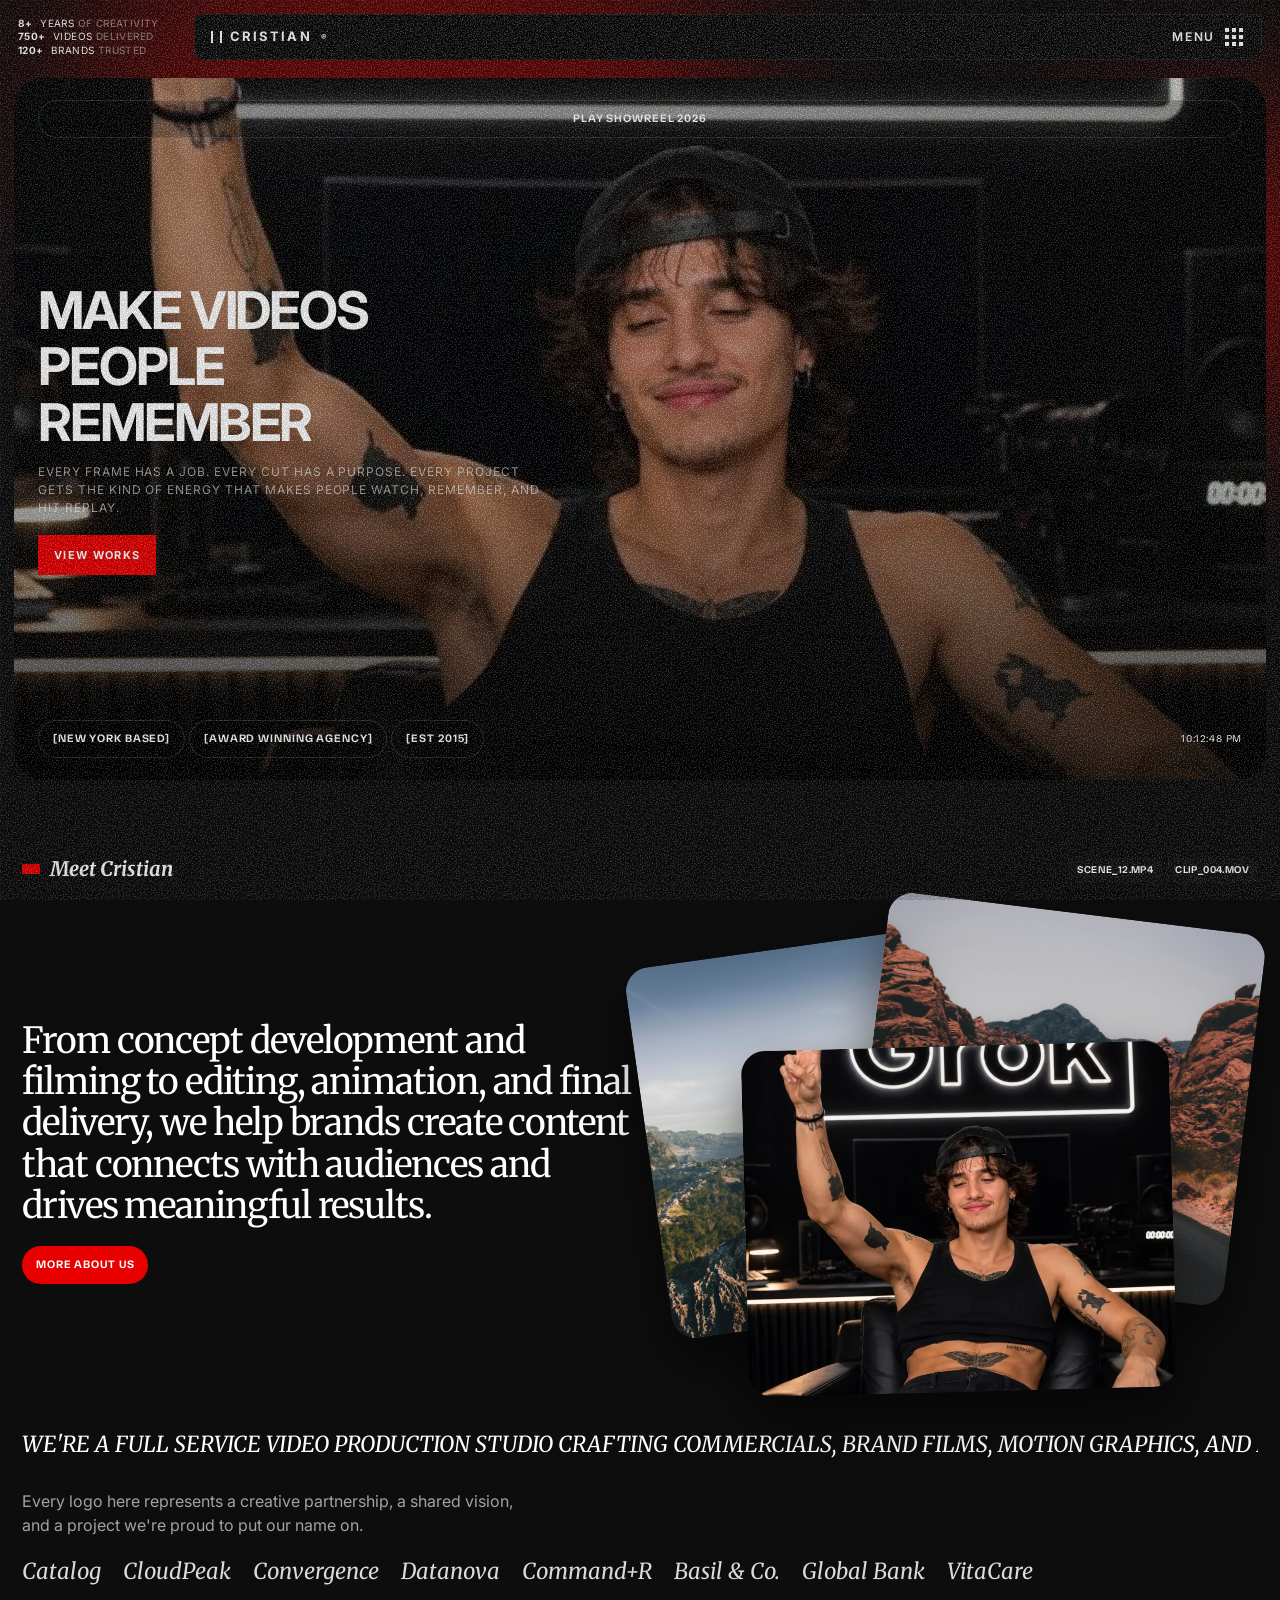
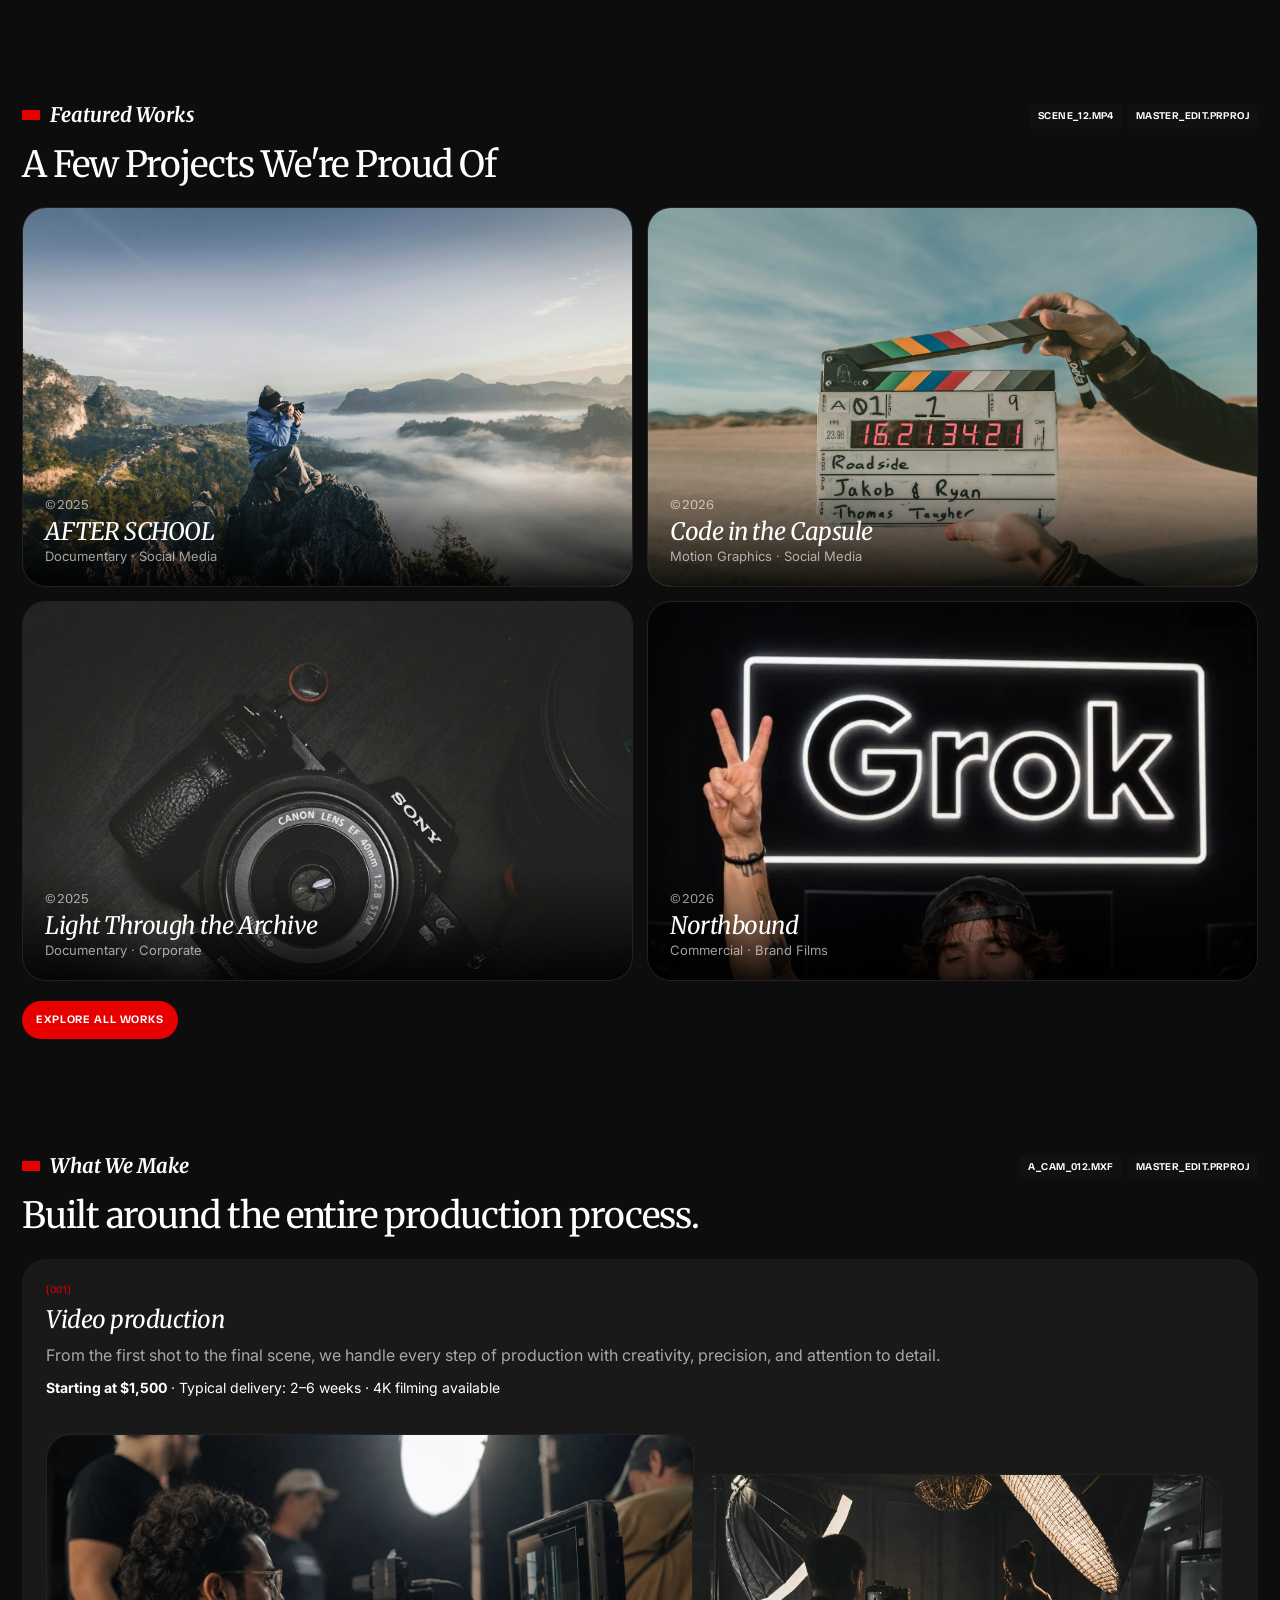
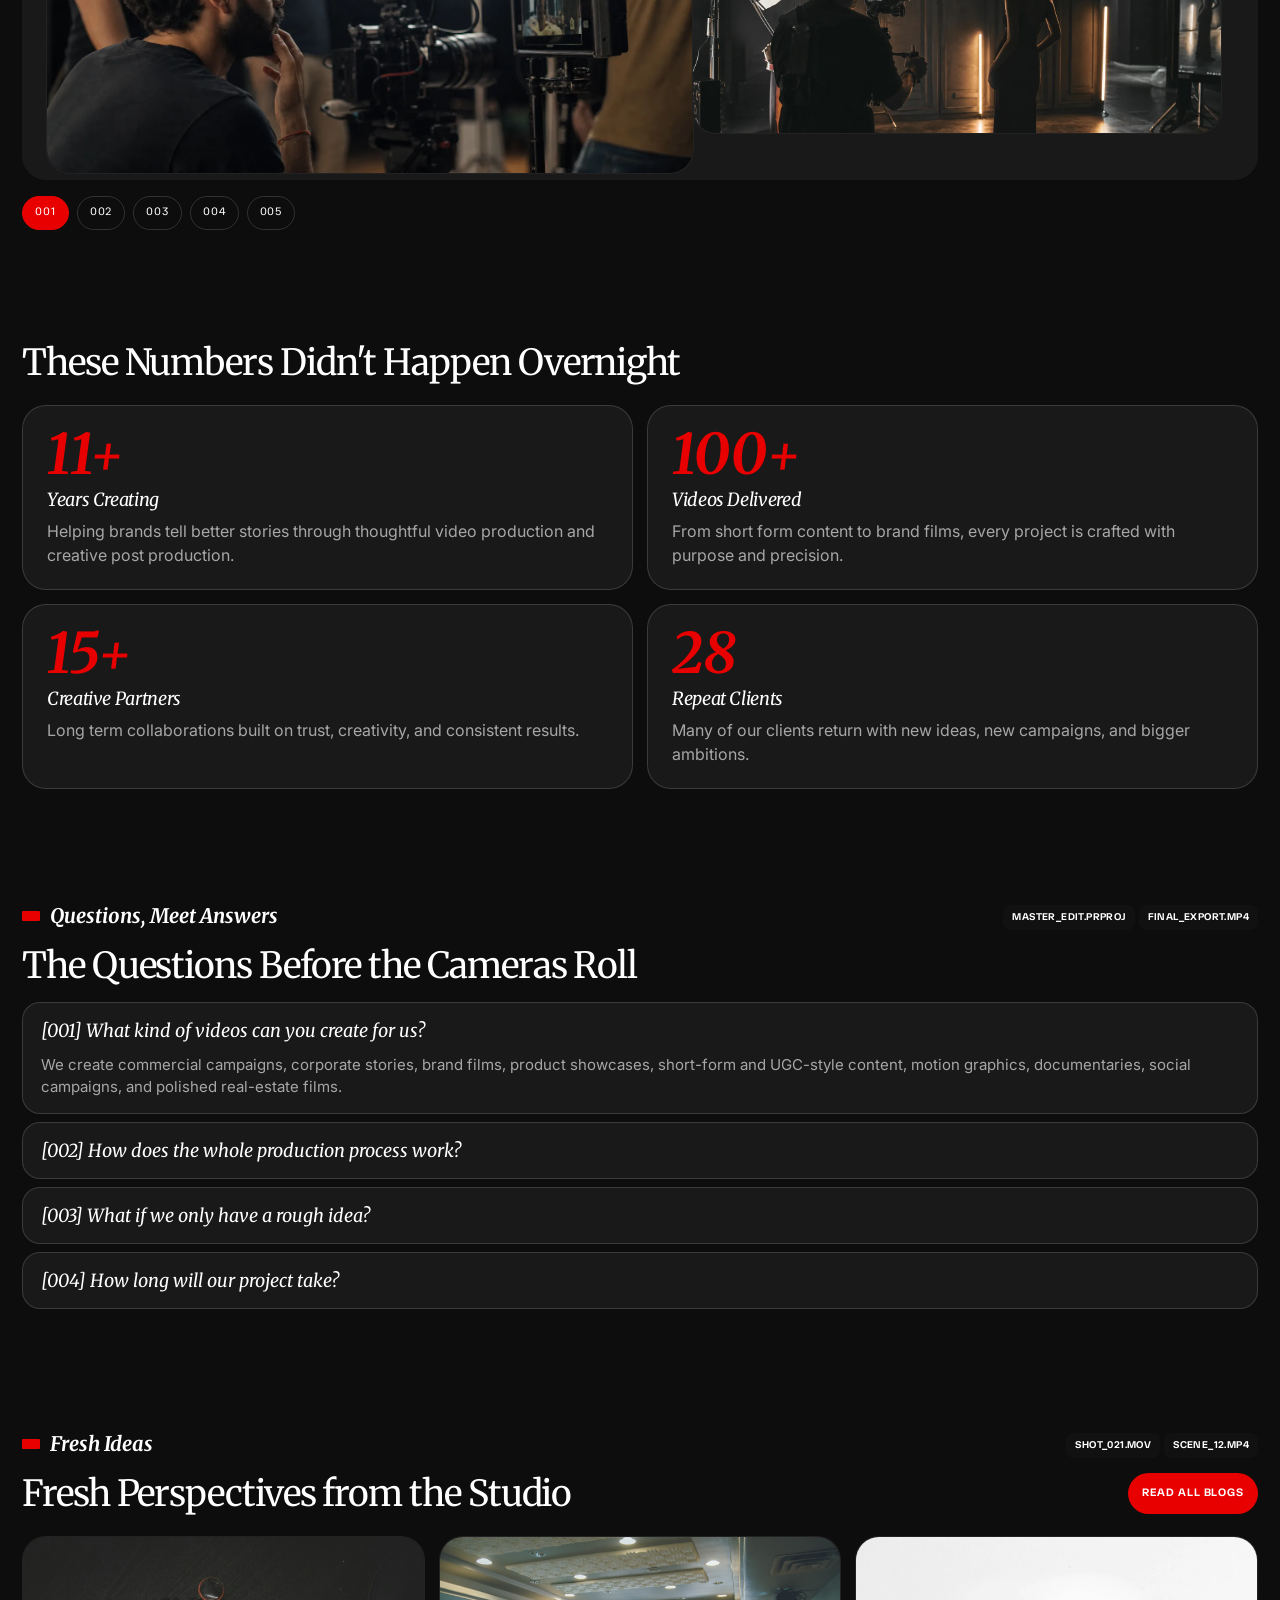
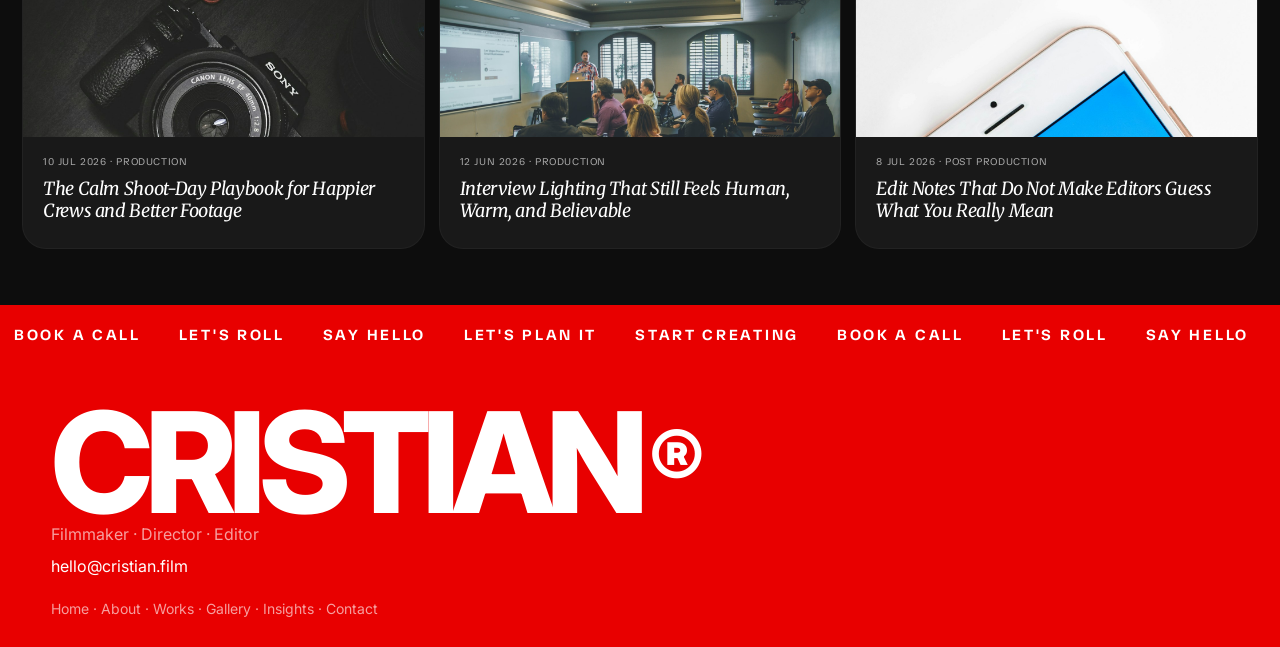
<file: index.html>
<!doctype html>
<html lang="en">
<head>
  <meta charset="utf-8">
  <meta name="viewport" content="width=device-width, initial-scale=1">
  <title>Cristian — We make videos people remember</title>
  <link rel="stylesheet" href="css/site.css">
</head>
<body>
  <div class="glows" aria-hidden="true"><span class="g1"></span><span class="g2"></span></div>
  <div class="tech-grid" aria-hidden="true"></div>

  <header class="topbar">
    <a class="logo" href="index.html"><span class="mark"></span> Cristian</a>
    <button class="menu-btn" id="open-menu" type="button">Menu <span class="dots" aria-hidden="true"><i></i><i></i><i></i><i></i></span></button>
  </header>

  <div class="overlay-dim" id="overlay-dim"></div>
  <div class="overlay" id="overlay">
    <div class="overlay-bar">
      <a class="logo" href="index.html"><span class="mark"></span> Cristian</a>
      <button class="menu-btn" id="close-menu" type="button">Close <span style="font-size:18px;line-height:1">×</span></button>
    </div>
    <nav class="nav-grid">
      <a href="index.html"><span class="num">[01]</span> Home<img class="preview" src="img/cristian.webp" alt=""></a>
      <a href="works/index.html"><span class="num">[02]</span> Works<img class="preview" src="img/work-01.jpg" alt=""></a>
      <a href="gallery/index.html"><span class="num">[03]</span> Gallery<img class="preview" src="img/gal-01.jpg" alt=""></a>
      <a href="insights/index.html"><span class="num">[04]</span> Insights<img class="preview" src="img/blog-01.jpg" alt=""></a>
      <a href="about/index.html"><span class="num">[05]</span> About<img class="preview" src="img/cristian.webp" alt=""></a>
      <a href="contact/index.html"><span class="num">[06]</span> Contact<img class="preview" src="img/work-08.webp" alt=""></a>
      <a class="wide" href="insights/index.html"><span class="num">[07]</span> Premium Resources</a>
    </nav>
    <div class="overlay-foot">
      <button class="mail" type="button" id="copy-email">hello@cristian.film <span aria-hidden="true">⧉</span></button>
      <p class="overlay-meta">New York — Working Worldwide · Sun–Thu 10:00–18:00</p>
    </div>
    <div class="socials">
      <a href="#" aria-label="YouTube"><svg viewBox="0 0 24 24" aria-hidden="true"><path d="M12 2 3 7v10l9 5 9-5V7z"/></svg></a>
      <a href="#" aria-label="Instagram"><svg viewBox="0 0 24 24" aria-hidden="true"><path d="M12 2 3 7v10l9 5 9-5V7z"/></svg></a>
      <a href="#" aria-label="WhatsApp"><svg viewBox="0 0 24 24" aria-hidden="true"><path d="M12 2 3 7v10l9 5 9-5V7z"/></svg></a>
      <a href="#" aria-label="X"><svg viewBox="0 0 24 24" aria-hidden="true"><path d="M12 2 3 7v10l9 5 9-5V7z"/></svg></a>
      <a href="#" aria-label="Facebook"><svg viewBox="0 0 24 24" aria-hidden="true"><path d="M12 2 3 7v10l9 5 9-5V7z"/></svg></a>
      <a href="#" aria-label="LinkedIn"><svg viewBox="0 0 24 24" aria-hidden="true"><path d="M12 2 3 7v10l9 5 9-5V7z"/></svg></a>
    </div>
  </div>

  

  <section class="hero-wrap">
    <div class="hero media">
      <img src="img/cristian.webp" alt="Cristian">
      <div class="hero-inner">
        <a class="pill pill-ghost" href="contact/index.html">Play Showreel 2026</a>
        <div>
          <h1>Make videos people remember</h1>
          <p class="muted" style="text-transform:uppercase;letter-spacing:.08em;font-size:12px">Every frame has a job. Every cut has a purpose. Every project gets the kind of energy that makes people watch, remember, and hit replay.</p>
          <a class="btn-red" href="works/index.html" style="margin-top:18px">View Works</a>
        </div>
        <div style="display:flex;justify-content:space-between;gap:12px;flex-wrap:wrap;align-items:center">
          <div>
            <span class="pill pill-ghost">[new york based]</span>
            <span class="pill pill-ghost">[AWARD WINNING AGENCY]</span>
            <span class="pill pill-ghost">[EST 2015]</span>
          </div>
          <span id="clock-hero" class="mono"></span>
        </div>
      </div>
    </div>
  </section>

  <section class="section">
    <div class="kicker">
      <h2 class="label">Meet Cristian</h2>
      <div><span class="file">SCENE_12.MP4</span> <span class="file">CLIP_004.MOV</span></div>
    </div>
    <div class="grid-2" style="margin-top:28px;align-items:center">
      <div>
        <p class="h2">From concept development and filming to editing, animation, and final delivery, we help brands create content that connects with audiences and drives meaningful results.</p>
        <a class="pill pill-lime" href="about/index.html" style="margin-top:20px">More About Us</a>
      </div>
      <div class="stack">
        <img class="s1" src="img/work-01.jpg" alt="">
        <img class="s2" src="img/gal-01.jpg" alt="">
        <img class="s3" src="img/cristian.webp" alt="Cristian">
      </div>
    </div>
    <div class="marquee" style="margin-top:36px">
      <div class="marquee-track">
        <span class="serif" style="font-style:italic;font-size:22px;white-space:nowrap">WE'RE A FULL SERVICE VIDEO PRODUCTION STUDIO CRAFTING COMMERCIALS, BRAND FILMS, MOTION GRAPHICS, AND DIGITAL CONTENT FOR MODERN BUSINESSES. — </span>
        <span class="serif" style="font-style:italic;font-size:22px;white-space:nowrap">WE'RE A FULL SERVICE VIDEO PRODUCTION STUDIO CRAFTING COMMERCIALS, BRAND FILMS, MOTION GRAPHICS, AND DIGITAL CONTENT FOR MODERN BUSINESSES. — </span>
      </div>
    </div>
    <p class="muted" style="margin-top:28px;max-width:520px">Every logo here represents a creative partnership, a shared vision, and a project we're proud to put our name on.</p>
    <div class="logo-row">
      <span>Catalog</span><span>CloudPeak</span><span>Convergence</span><span>Datanova</span><span>Command+R</span><span>Basil &amp; Co.</span><span>Global Bank</span><span>VitaCare</span>
    </div>
  </section>

  <section class="section">
    <div class="kicker">
      <h2 class="label">Featured Works</h2>
      <div><span class="file">SCENE_12.MP4</span> <span class="file">MASTER_EDIT.PRPROJ</span></div>
    </div>
    <h2 class="h2" style="margin-top:14px">A Few Projects We're Proud Of</h2>
    <div class="grid-2" style="margin-top:22px">
      <a class="card work media" href="works/index.html"><img src="img/work-01.jpg" alt=""><div class="cap"><p class="mono">©2025</p><h3>AFTER SCHOOL</h3><p>Documentary · Social Media</p></div></a>
      <a class="card work media" href="works/index.html"><img src="img/work-02.jpg" alt=""><div class="cap"><p class="mono">©2026</p><h3>Code in the Capsule</h3><p>Motion Graphics · Social Media</p></div></a>
      <a class="card work media" href="works/index.html"><img src="img/work-04.jpg" alt=""><div class="cap"><p class="mono">©2025</p><h3>Light Through the Archive</h3><p>Documentary · Corporate</p></div></a>
      <a class="card work media" href="works/index.html"><img src="img/cristian.webp" alt=""><div class="cap"><p class="mono">©2026</p><h3>Northbound</h3><p>Commercial · Brand Films</p></div></a>
    </div>
    <a class="pill pill-lime" href="works/index.html" style="margin-top:20px">Explore All Works</a>
  </section>

  <section class="section">
    <div class="kicker">
      <h2 class="label">What We Make</h2>
      <div><span class="file">A_CAM_012.MXF</span> <span class="file">MASTER_EDIT.PRPROJ</span></div>
    </div>
    <h2 class="h2" style="margin:14px 0 22px">Built around the entire production process.</h2>
    <div class="slideshow" id="services">
      <article class="slide is-on black-box">
        <p class="mono" style="color:var(--red)">[001]</p>
        <h3>Video production</h3>
        <p class="muted">From the first shot to the final scene, we handle every step of production with creativity, precision, and attention to detail.</p>
        <p style="margin-top:10px;font-size:14px"><strong>Starting at $1,500</strong> · Typical delivery: 2–6 weeks · 4K filming available</p>
        <div class="overlap" style="margin-top:18px">
          <div class="card a media" style="min-height:340px"><img src="img/work-07.webp" alt=""></div>
          <div class="card b media" style="min-height:260px"><img src="img/work-08.webp" alt=""></div>
        </div>
      </article>
      <article class="slide black-box">
        <p class="mono" style="color:var(--red)">[002]</p>
        <h3>Video editing</h3>
        <p class="muted">Every great video is shaped in the edit. We transform raw footage into polished, engaging content with seamless cuts and professional finishing.</p>
        <p style="margin-top:10px;font-size:14px"><strong>Starting at $99</strong> · Typical delivery: 2–5 business days · 4K export</p>
        <div class="overlap" style="margin-top:18px">
          <div class="card a media" style="min-height:340px"><img src="img/work-02.jpg" alt=""></div>
          <div class="card b media" style="min-height:260px"><img src="img/blog-04.webp" alt=""></div>
        </div>
      </article>
      <article class="slide black-box">
        <p class="mono" style="color:var(--red)">[003]</p>
        <h3>Motion graphics</h3>
        <p class="muted">Bring static ideas to life with eye catching motion, smooth animations, and dynamic visuals that help your brand stand out.</p>
        <p style="margin-top:10px;font-size:14px"><strong>Starting at $399</strong> · Typical delivery: 5–10 business days</p>
        <div class="overlap" style="margin-top:18px">
          <div class="card a media" style="min-height:340px"><img src="img/work-04.jpg" alt=""></div>
          <div class="card b media" style="min-height:260px"><img src="img/gal-03.jpg" alt=""></div>
        </div>
      </article>
      <article class="slide black-box">
        <p class="mono" style="color:var(--red)">[004]</p>
        <h3>Post production</h3>
        <p class="muted">The finishing touches that make all the difference. Color, sound, and masters ready for any screen.</p>
        <p style="margin-top:10px;font-size:14px"><strong>Starting at $249</strong> · Typical delivery: 3–7 business days</p>
        <div class="overlap" style="margin-top:18px">
          <div class="card a media" style="min-height:340px"><img src="img/blog-03.jpg" alt=""></div>
          <div class="card b media" style="min-height:260px"><img src="img/work-09.webp" alt=""></div>
        </div>
      </article>
      <article class="slide black-box">
        <p class="mono" style="color:var(--red)">[005]</p>
        <h3>Content creation</h3>
        <p class="muted">Create content that stops the scroll and starts conversations. Platform ready work designed to connect.</p>
        <p style="margin-top:10px;font-size:14px"><strong>Starting at $299</strong> · Typical delivery: 3–5 business days</p>
        <div class="overlap" style="margin-top:18px">
          <div class="card a media" style="min-height:340px"><img src="img/gal-02.jpg" alt=""></div>
          <div class="card b media" style="min-height:260px"><img src="img/cristian.webp" alt=""></div>
        </div>
      </article>
      <div class="slide-nav">
        <button class="on" data-slide="0" type="button">001</button>
        <button data-slide="1" type="button">002</button>
        <button data-slide="2" type="button">003</button>
        <button data-slide="3" type="button">004</button>
        <button data-slide="4" type="button">005</button>
      </div>
    </div>
  </section>

  <section class="section">
    <h2 class="h2">These Numbers Didn't Happen Overnight</h2>
    <div class="grid-2" style="margin-top:22px">
      <div class="stat"><b>11+</b><h3>Years Creating</h3><p class="muted">Helping brands tell better stories through thoughtful video production and creative post production.</p></div>
      <div class="stat"><b>100+</b><h3>Videos Delivered</h3><p class="muted">From short form content to brand films, every project is crafted with purpose and precision.</p></div>
      <div class="stat"><b>15+</b><h3>Creative Partners</h3><p class="muted">Long term collaborations built on trust, creativity, and consistent results.</p></div>
      <div class="stat"><b>28</b><h3>Repeat Clients</h3><p class="muted">Many of our clients return with new ideas, new campaigns, and bigger ambitions.</p></div>
    </div>
  </section>

  <section class="section">
    <div class="kicker">
      <h2 class="label">Questions, Meet Answers</h2>
      <div><span class="file">MASTER_EDIT.PRPROJ</span> <span class="file">FINAL_EXPORT.MP4</span></div>
    </div>
    <h2 class="h2" style="margin:14px 0 16px">The Questions Before the Cameras Roll</h2>
    <details open><summary>[001] What kind of videos can you create for us?</summary><p class="muted">We create commercial campaigns, corporate stories, brand films, product showcases, short-form and UGC-style content, motion graphics, documentaries, social campaigns, and polished real-estate films.</p></details>
    <details><summary>[002] How does the whole production process work?</summary><p class="muted">Every project starts with a relaxed discovery conversation about your audience, message, goals, references, timeline, and the practical details that keep everyone sane.</p></details>
    <details><summary>[003] What if we only have a rough idea?</summary><p class="muted">That is completely fine—rough ideas are often where the interesting projects begin. You can come to us with a product, a deadline, or a note that simply says make this feel more human.</p></details>
    <details><summary>[004] How long will our project take?</summary><p class="muted">A focused edit or short-form package often takes about one to three weeks, while a larger production commonly needs four to eight weeks or more.</p></details>
  </section>

  <section class="section">
    <div class="kicker">
      <h2 class="label">Fresh Ideas</h2>
      <div><span class="file">SHOT_021.MOV</span> <span class="file">SCENE_12.MP4</span></div>
    </div>
    <div style="display:flex;justify-content:space-between;gap:16px;flex-wrap:wrap;margin-top:14px">
      <h2 class="h2">Fresh Perspectives from the Studio</h2>
      <a class="pill pill-lime" href="insights/index.html">Read All Blogs</a>
    </div>
    <div class="grid-3" style="margin-top:22px">
      <a class="card blog-card" href="insights/calm-shoot-day/index.html"><img src="img/blog-01.jpg" alt=""><div class="pad"><p class="mono muted">10 Jul 2026 · Production</p><h3>The Calm Shoot-Day Playbook for Happier Crews and Better Footage</h3></div></a>
      <a class="card blog-card" href="insights/interview-lighting/index.html"><img src="img/blog-02.jpg" alt=""><div class="pad"><p class="mono muted">12 Jun 2026 · Production</p><h3>Interview Lighting That Still Feels Human, Warm, and Believable</h3></div></a>
      <a class="card blog-card" href="insights/how-we-build-a-showreel/index.html"><img src="img/blog-03.jpg" alt=""><div class="pad"><p class="mono muted">8 Jul 2026 · Post Production</p><h3>Edit Notes That Do Not Make Editors Guess What You Really Mean</h3></div></a>
    </div>
  </section>

  <footer>
    <div class="marquee">
      <div class="marquee-track">
        <a class="pill pill-dark" href="contact/index.html">Book a Call</a>
        <a class="pill pill-dark" href="contact/index.html">Let's Roll</a>
        <a class="pill pill-dark" href="contact/index.html">Say Hello</a>
        <a class="pill pill-dark" href="contact/index.html">Let's Plan It</a>
        <a class="pill pill-dark" href="contact/index.html">Start Creating</a>
        <a class="pill pill-dark" href="contact/index.html">Book a Call</a>
        <a class="pill pill-dark" href="contact/index.html">Let's Roll</a>
        <a class="pill pill-dark" href="contact/index.html">Say Hello</a>
        <a class="pill pill-dark" href="contact/index.html">Let's Plan It</a>
        <a class="pill pill-dark" href="contact/index.html">Start Creating</a>
      </div>
    </div>
    <div class="foot-box">
      <p class="logo">Cristian</p>
      <p class="muted">Filmmaker · Director · Editor</p>
      <p style="margin-top:8px"><a href="mailto:hello@cristian.film">hello@cristian.film</a></p>
      <p class="muted" style="margin-top:20px;font-size:14px">Home · About · Works · Gallery · Insights · Contact</p>
    </div>
  </footer>
  <script src="js/site.js"></script>
</body>
</html>
</file>
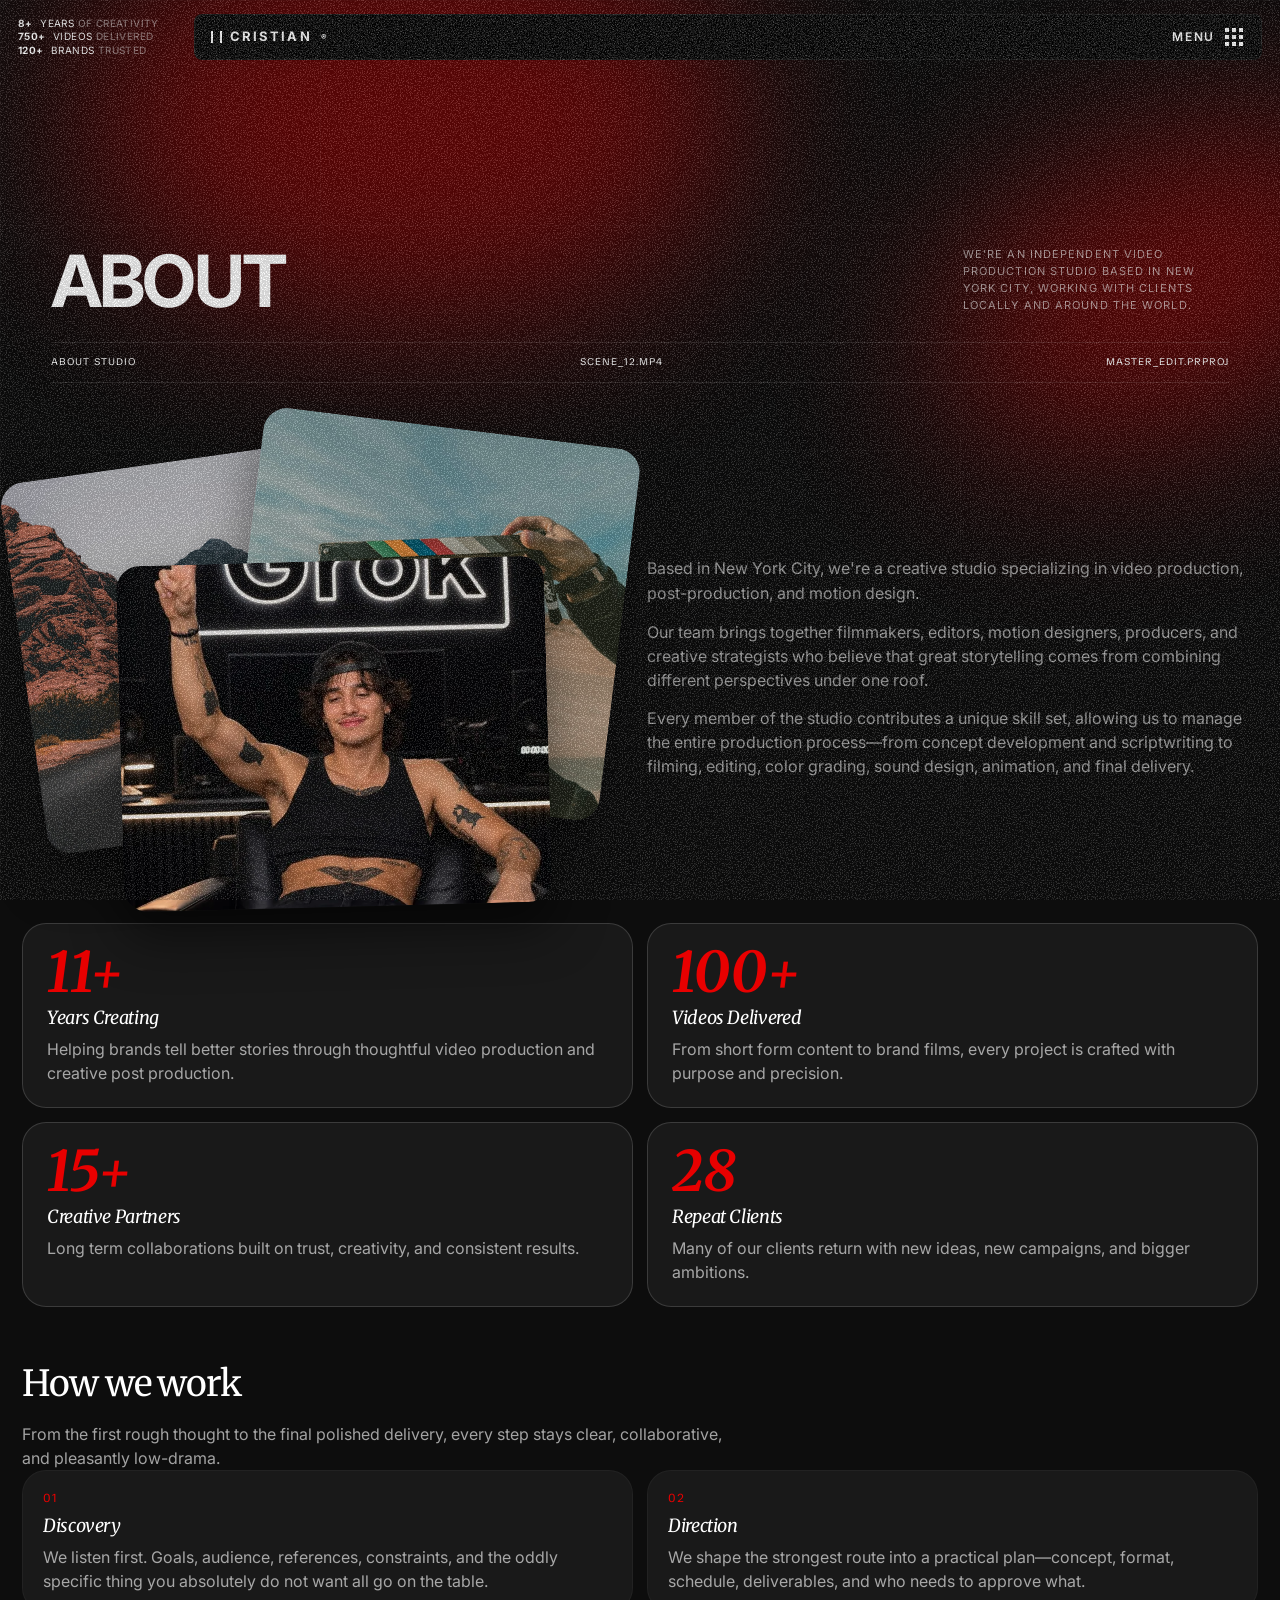
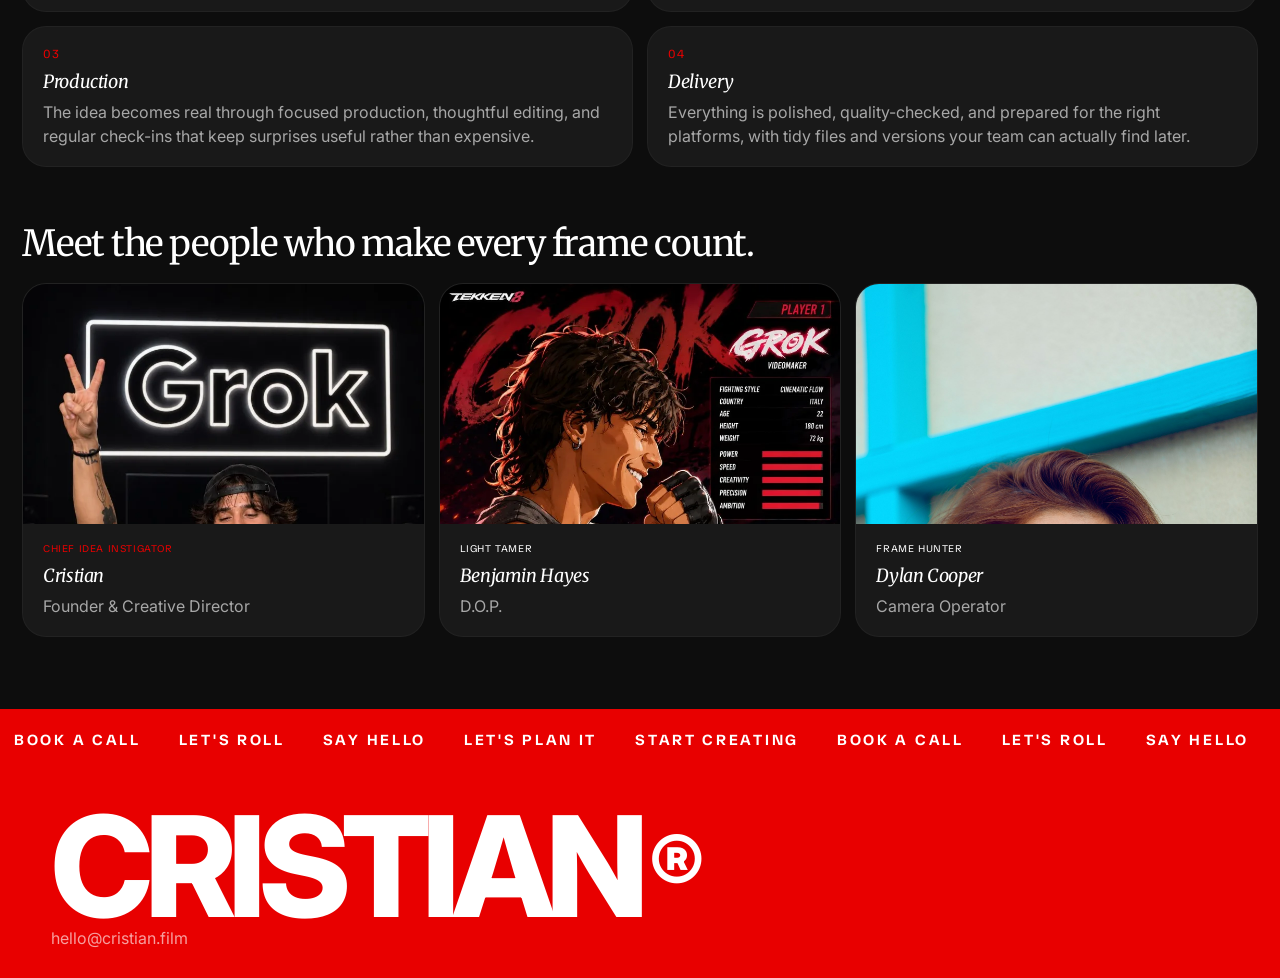
<file: about/index.html>
<!doctype html>
<html lang="en">
<head>
  <meta charset="utf-8">
  <meta name="viewport" content="width=device-width, initial-scale=1">
  <title>About</title>
  <link rel="stylesheet" href="../css/site.css">
</head>
<body>
  <div class="glows" aria-hidden="true"><span class="g1"></span><span class="g2"></span></div>
  <div class="tech-grid" aria-hidden="true"></div>

  <header class="topbar">
    <a class="logo" href="../index.html"><span class="mark"></span> Cristian</a>
    <button class="menu-btn" id="open-menu" type="button">Menu <span class="dots" aria-hidden="true"><i></i><i></i><i></i><i></i></span></button>
  </header>
  <div class="overlay-dim" id="overlay-dim"></div>
  <div class="overlay" id="overlay">
    <div class="overlay-bar">
      <a class="logo" href="../index.html"><span class="mark"></span> Cristian</a>
      <button class="menu-btn" id="close-menu" type="button">Close <span style="font-size:18px;line-height:1">×</span></button>
    </div>
    <nav class="nav-grid">
      <a href="../index.html"><span class="num">[01]</span> Home<img class="preview" src="../img/cristian.webp" alt=""></a>
      <a href="../works/index.html"><span class="num">[02]</span> Works<img class="preview" src="../img/work-01.jpg" alt=""></a>
      <a href="../gallery/index.html"><span class="num">[03]</span> Gallery<img class="preview" src="../img/gal-01.jpg" alt=""></a>
      <a href="../insights/index.html"><span class="num">[04]</span> Insights<img class="preview" src="../img/blog-01.jpg" alt=""></a>
      <a href="../about/index.html"><span class="num">[05]</span> About<img class="preview" src="../img/cristian.webp" alt=""></a>
      <a href="../contact/index.html"><span class="num">[06]</span> Contact<img class="preview" src="../img/work-08.webp" alt=""></a>
      <a class="wide" href="../insights/index.html"><span class="num">[07]</span> Premium Resources</a>
    </nav>
    <div class="overlay-foot">
      <button class="mail" type="button" id="copy-email">hello@cristian.film <span aria-hidden="true">⧉</span></button>
      <p class="overlay-meta">New York — Working Worldwide · Sun–Thu 10:00–18:00</p>
    </div>
    <div class="socials">
      <a href="#" aria-label="YouTube"><svg viewBox="0 0 24 24" aria-hidden="true"><path d="M12 2 3 7v10l9 5 9-5V7z"/></svg></a>
      <a href="#" aria-label="Instagram"><svg viewBox="0 0 24 24" aria-hidden="true"><path d="M12 2 3 7v10l9 5 9-5V7z"/></svg></a>
      <a href="#" aria-label="WhatsApp"><svg viewBox="0 0 24 24" aria-hidden="true"><path d="M12 2 3 7v10l9 5 9-5V7z"/></svg></a>
      <a href="#" aria-label="X"><svg viewBox="0 0 24 24" aria-hidden="true"><path d="M12 2 3 7v10l9 5 9-5V7z"/></svg></a>
      <a href="#" aria-label="Facebook"><svg viewBox="0 0 24 24" aria-hidden="true"><path d="M12 2 3 7v10l9 5 9-5V7z"/></svg></a>
      <a href="#" aria-label="LinkedIn"><svg viewBox="0 0 24 24" aria-hidden="true"><path d="M12 2 3 7v10l9 5 9-5V7z"/></svg></a>
    </div>
  </div>

  
  <section class="page-hero">
    <h1>About</h1>
    <p class="lead">We're an independent video production studio based in New York City, working with clients locally and around the world.</p>
  </section>
  <div class="filmstrip">
    <span>About studio</span>
    <span>Scene_12.Mp4</span>
    <span>Master_Edit.Prproj</span>
  </div>
  <main class="page">
    <div class="grid-2" style="margin-top:8px;align-items:center">
      <div class="stack">
        <img class="s1" src="../img/gal-01.jpg" alt="">
        <img class="s2" src="../img/work-02.jpg" alt="">
        <img class="s3" src="../img/cristian.webp" alt="Cristian">
      </div>
      <div>
        <p class="lead" style="margin-top:0">Based in New York City, we're a creative studio specializing in video production, post-production, and motion design.</p>
        <p class="muted" style="margin-top:14px">Our team brings together filmmakers, editors, motion designers, producers, and creative strategists who believe that great storytelling comes from combining different perspectives under one roof.</p>
        <p class="muted" style="margin-top:14px">Every member of the studio contributes a unique skill set, allowing us to manage the entire production process—from concept development and scriptwriting to filming, editing, color grading, sound design, animation, and final delivery.</p>
      </div>
    </div>
    <div class="grid-2" style="margin-top:16px">
      <div class="stat"><b>11+</b><h3>Years Creating</h3><p class="muted">Helping brands tell better stories through thoughtful video production and creative post production.</p></div>
      <div class="stat"><b>100+</b><h3>Videos Delivered</h3><p class="muted">From short form content to brand films, every project is crafted with purpose and precision.</p></div>
      <div class="stat"><b>15+</b><h3>Creative Partners</h3><p class="muted">Long term collaborations built on trust, creativity, and consistent results.</p></div>
      <div class="stat"><b>28</b><h3>Repeat Clients</h3><p class="muted">Many of our clients return with new ideas, new campaigns, and bigger ambitions.</p></div>
    </div>

    <h2 class="h2" style="margin:56px 0 18px">How we work</h2>
    <p class="muted" style="max-width:720px">From the first rough thought to the final polished delivery, every step stays clear, collaborative, and pleasantly low-drama.</p>
    <div class="grid-2 process">
      <article class="card pad"><p class="mono">01</p><h3>Discovery</h3><p class="muted">We listen first. Goals, audience, references, constraints, and the oddly specific thing you absolutely do not want all go on the table.</p></article>
      <article class="card pad"><p class="mono">02</p><h3>Direction</h3><p class="muted">We shape the strongest route into a practical plan—concept, format, schedule, deliverables, and who needs to approve what.</p></article>
      <article class="card pad"><p class="mono">03</p><h3>Production</h3><p class="muted">The idea becomes real through focused production, thoughtful editing, and regular check-ins that keep surprises useful rather than expensive.</p></article>
      <article class="card pad"><p class="mono">04</p><h3>Delivery</h3><p class="muted">Everything is polished, quality-checked, and prepared for the right platforms, with tidy files and versions your team can actually find later.</p></article>
    </div>

    <h2 class="h2" style="margin:56px 0 18px">Meet the people who make every frame count.</h2>
    <div class="grid-3 team">
      <article class="card"><img src="../img/cristian.webp" alt="Cristian"><div class="pad"><p class="mono" style="color:var(--red)">Chief Idea Instigator</p><h3>Cristian</h3><p class="muted">Founder &amp; Creative Director</p></div></article>
      <article class="card"><img src="../img/cristian-alter.webp" alt=""><div class="pad"><p class="mono">Light Tamer</p><h3>Benjamin Hayes</h3><p class="muted">D.O.P.</p></div></article>
      <article class="card"><img src="../img/gal-04.jpg" alt=""><div class="pad"><p class="mono">Frame Hunter</p><h3>Dylan Cooper</h3><p class="muted">Camera Operator</p></div></article>
    </div>
  </main>
  <footer>
    <div class="marquee"><div class="marquee-track">
      <a class="pill pill-dark" href="../contact/index.html">Book a Call</a>
      <a class="pill pill-dark" href="../contact/index.html">Let's Roll</a>
      <a class="pill pill-dark" href="../contact/index.html">Say Hello</a>
      <a class="pill pill-dark" href="../contact/index.html">Let's Plan It</a>
      <a class="pill pill-dark" href="../contact/index.html">Start Creating</a>
      <a class="pill pill-dark" href="../contact/index.html">Book a Call</a>
      <a class="pill pill-dark" href="../contact/index.html">Let's Roll</a>
      <a class="pill pill-dark" href="../contact/index.html">Say Hello</a>
      <a class="pill pill-dark" href="../contact/index.html">Let's Plan It</a>
      <a class="pill pill-dark" href="../contact/index.html">Start Creating</a>
    </div></div>
    <div class="foot-box"><p class="logo">Cristian</p><p class="muted">hello@cristian.film</p></div>
  </footer>
  <script src="../js/site.js"></script>
</body>
</html>
</file>
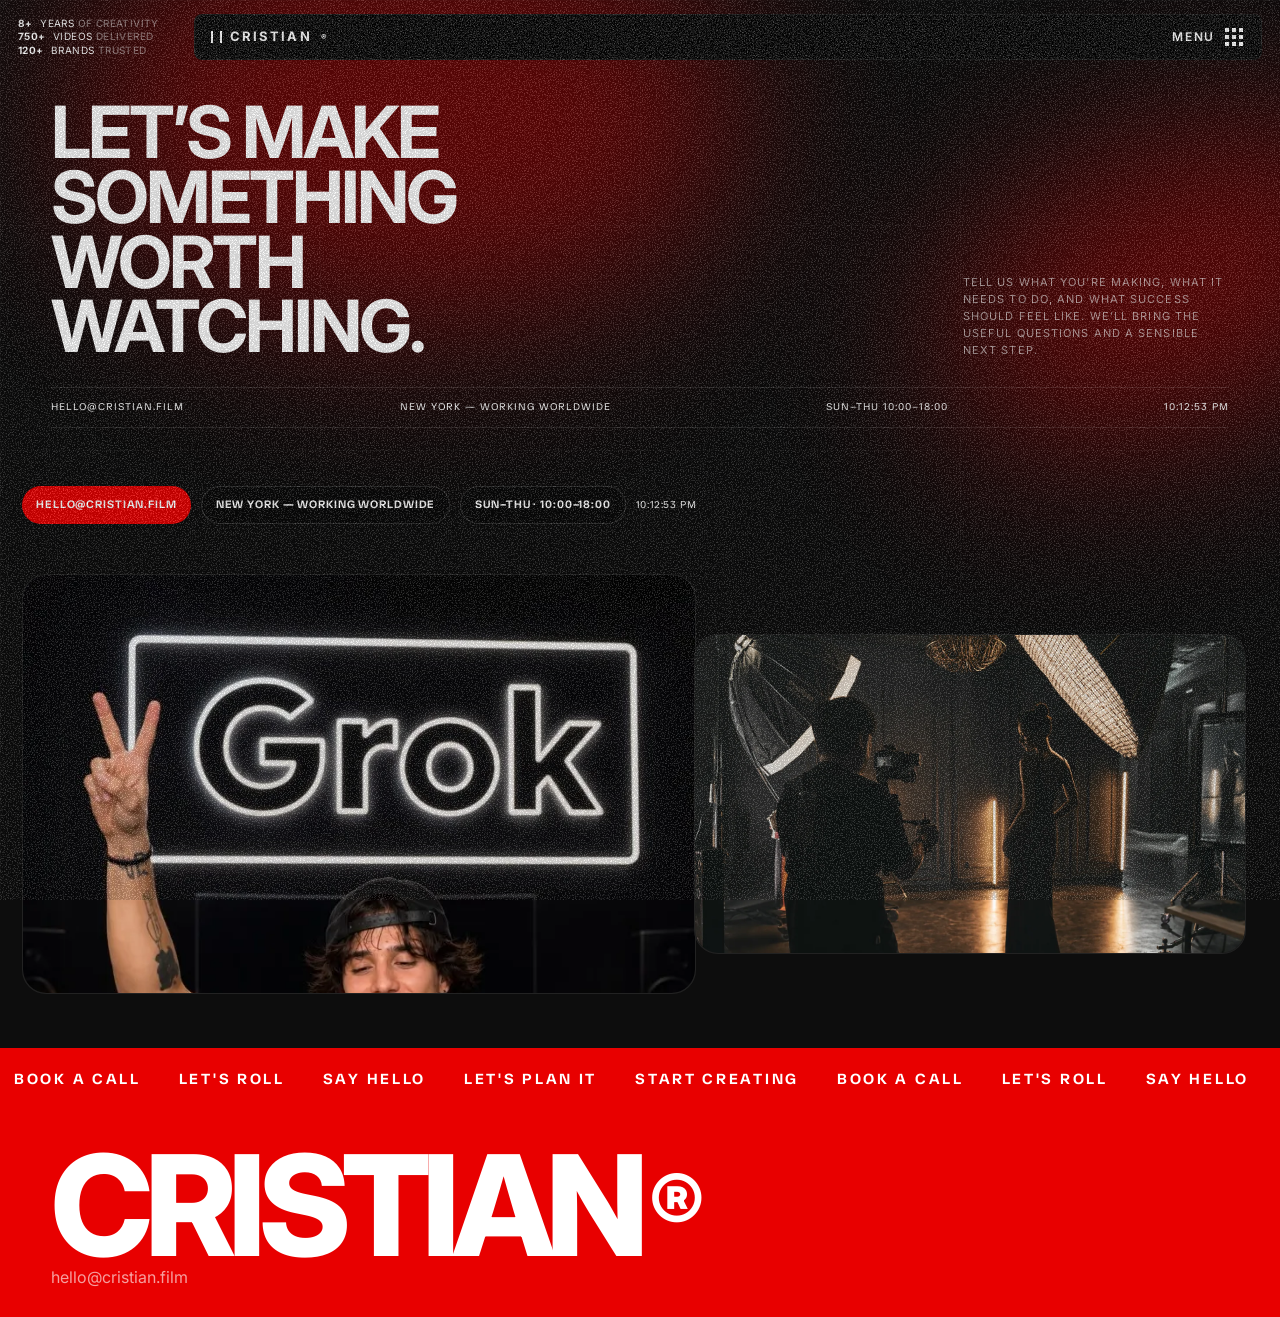
<file: contact/index.html>
<!doctype html>
<html lang="en">
<head>
  <meta charset="utf-8">
  <meta name="viewport" content="width=device-width, initial-scale=1">
  <title>Contact</title>
  <link rel="stylesheet" href="../css/site.css">
</head>
<body>
  <div class="glows" aria-hidden="true"><span class="g1"></span><span class="g2"></span></div>
  <div class="tech-grid" aria-hidden="true"></div>

  <header class="topbar">
    <a class="logo" href="../index.html"><span class="mark"></span> Cristian</a>
    <button class="menu-btn" id="open-menu" type="button">Menu <span class="dots" aria-hidden="true"><i></i><i></i><i></i><i></i></span></button>
  </header>
  <div class="overlay-dim" id="overlay-dim"></div>
  <div class="overlay" id="overlay">
    <div class="overlay-bar">
      <a class="logo" href="../index.html"><span class="mark"></span> Cristian</a>
      <button class="menu-btn" id="close-menu" type="button">Close <span style="font-size:18px;line-height:1">×</span></button>
    </div>
    <nav class="nav-grid">
      <a href="../index.html"><span class="num">[01]</span> Home<img class="preview" src="../img/cristian.webp" alt=""></a>
      <a href="../works/index.html"><span class="num">[02]</span> Works<img class="preview" src="../img/work-01.jpg" alt=""></a>
      <a href="../gallery/index.html"><span class="num">[03]</span> Gallery<img class="preview" src="../img/gal-01.jpg" alt=""></a>
      <a href="../insights/index.html"><span class="num">[04]</span> Insights<img class="preview" src="../img/blog-01.jpg" alt=""></a>
      <a href="../about/index.html"><span class="num">[05]</span> About<img class="preview" src="../img/cristian.webp" alt=""></a>
      <a href="../contact/index.html"><span class="num">[06]</span> Contact<img class="preview" src="../img/work-08.webp" alt=""></a>
      <a class="wide" href="../insights/index.html"><span class="num">[07]</span> Premium Resources</a>
    </nav>
    <div class="overlay-foot">
      <button class="mail" type="button" id="copy-email">hello@cristian.film <span aria-hidden="true">⧉</span></button>
      <p class="overlay-meta">New York — Working Worldwide · Sun–Thu 10:00–18:00</p>
    </div>
    <div class="socials">
      <a href="#" aria-label="YouTube"><svg viewBox="0 0 24 24" aria-hidden="true"><path d="M12 2 3 7v10l9 5 9-5V7z"/></svg></a>
      <a href="#" aria-label="Instagram"><svg viewBox="0 0 24 24" aria-hidden="true"><path d="M12 2 3 7v10l9 5 9-5V7z"/></svg></a>
      <a href="#" aria-label="WhatsApp"><svg viewBox="0 0 24 24" aria-hidden="true"><path d="M12 2 3 7v10l9 5 9-5V7z"/></svg></a>
      <a href="#" aria-label="X"><svg viewBox="0 0 24 24" aria-hidden="true"><path d="M12 2 3 7v10l9 5 9-5V7z"/></svg></a>
      <a href="#" aria-label="Facebook"><svg viewBox="0 0 24 24" aria-hidden="true"><path d="M12 2 3 7v10l9 5 9-5V7z"/></svg></a>
      <a href="#" aria-label="LinkedIn"><svg viewBox="0 0 24 24" aria-hidden="true"><path d="M12 2 3 7v10l9 5 9-5V7z"/></svg></a>
    </div>
  </div>

  
  <section class="page-hero">
    <h1>Let’s make something worth watching.</h1>
    <p class="lead">Tell us what you’re making, what it needs to do, and what success should feel like. We’ll bring the useful questions and a sensible next step.</p>
  </section>
  <div class="filmstrip">
    <span>hello@cristian.film</span>
    <span>New York — Working Worldwide</span>
    <span>Sun–Thu 10:00–18:00</span>
    <span id="clock-strip"></span>
  </div>
  <main class="page">
    <div class="cta-row">
      <button type="button" id="copy-email-page" class="pill pill-lime">hello@cristian.film</button>
      <span class="pill pill-ghost">New York — Working Worldwide</span>
      <span class="pill pill-ghost">Sun–Thu · 10:00–18:00</span>
      <span id="clock-hero" class="mono"></span>
    </div>
    <div class="overlap" style="margin-top:32px">
      <div class="card a media" style="min-height:420px"><img src="../img/cristian.webp" alt="Cristian"></div>
      <div class="card b media" style="min-height:320px"><img src="../img/work-08.webp" alt=""></div>
    </div>
  </main>
  <footer>
    <div class="marquee"><div class="marquee-track">
      <a class="pill pill-dark" href="index.html">Book a Call</a>
      <a class="pill pill-dark" href="index.html">Let's Roll</a>
      <a class="pill pill-dark" href="index.html">Say Hello</a>
      <a class="pill pill-dark" href="index.html">Let's Plan It</a>
      <a class="pill pill-dark" href="index.html">Start Creating</a>
      <a class="pill pill-dark" href="index.html">Book a Call</a>
      <a class="pill pill-dark" href="index.html">Let's Roll</a>
      <a class="pill pill-dark" href="index.html">Say Hello</a>
      <a class="pill pill-dark" href="index.html">Let's Plan It</a>
      <a class="pill pill-dark" href="index.html">Start Creating</a>
    </div></div>
    <div class="foot-box"><p class="logo">Cristian</p><p class="muted">hello@cristian.film</p></div>
  </footer>
  <script src="../js/site.js"></script>
  <script>
    var b = document.getElementById("copy-email-page");
    if (b) b.addEventListener("click", function () {
      navigator.clipboard.writeText("hello@cristian.film").then(function () {
        b.textContent = "Copied";
        setTimeout(function () { b.textContent = "hello@cristian.film"; }, 1400);
      });
    });
  </script>
</body>
</html>
</file>
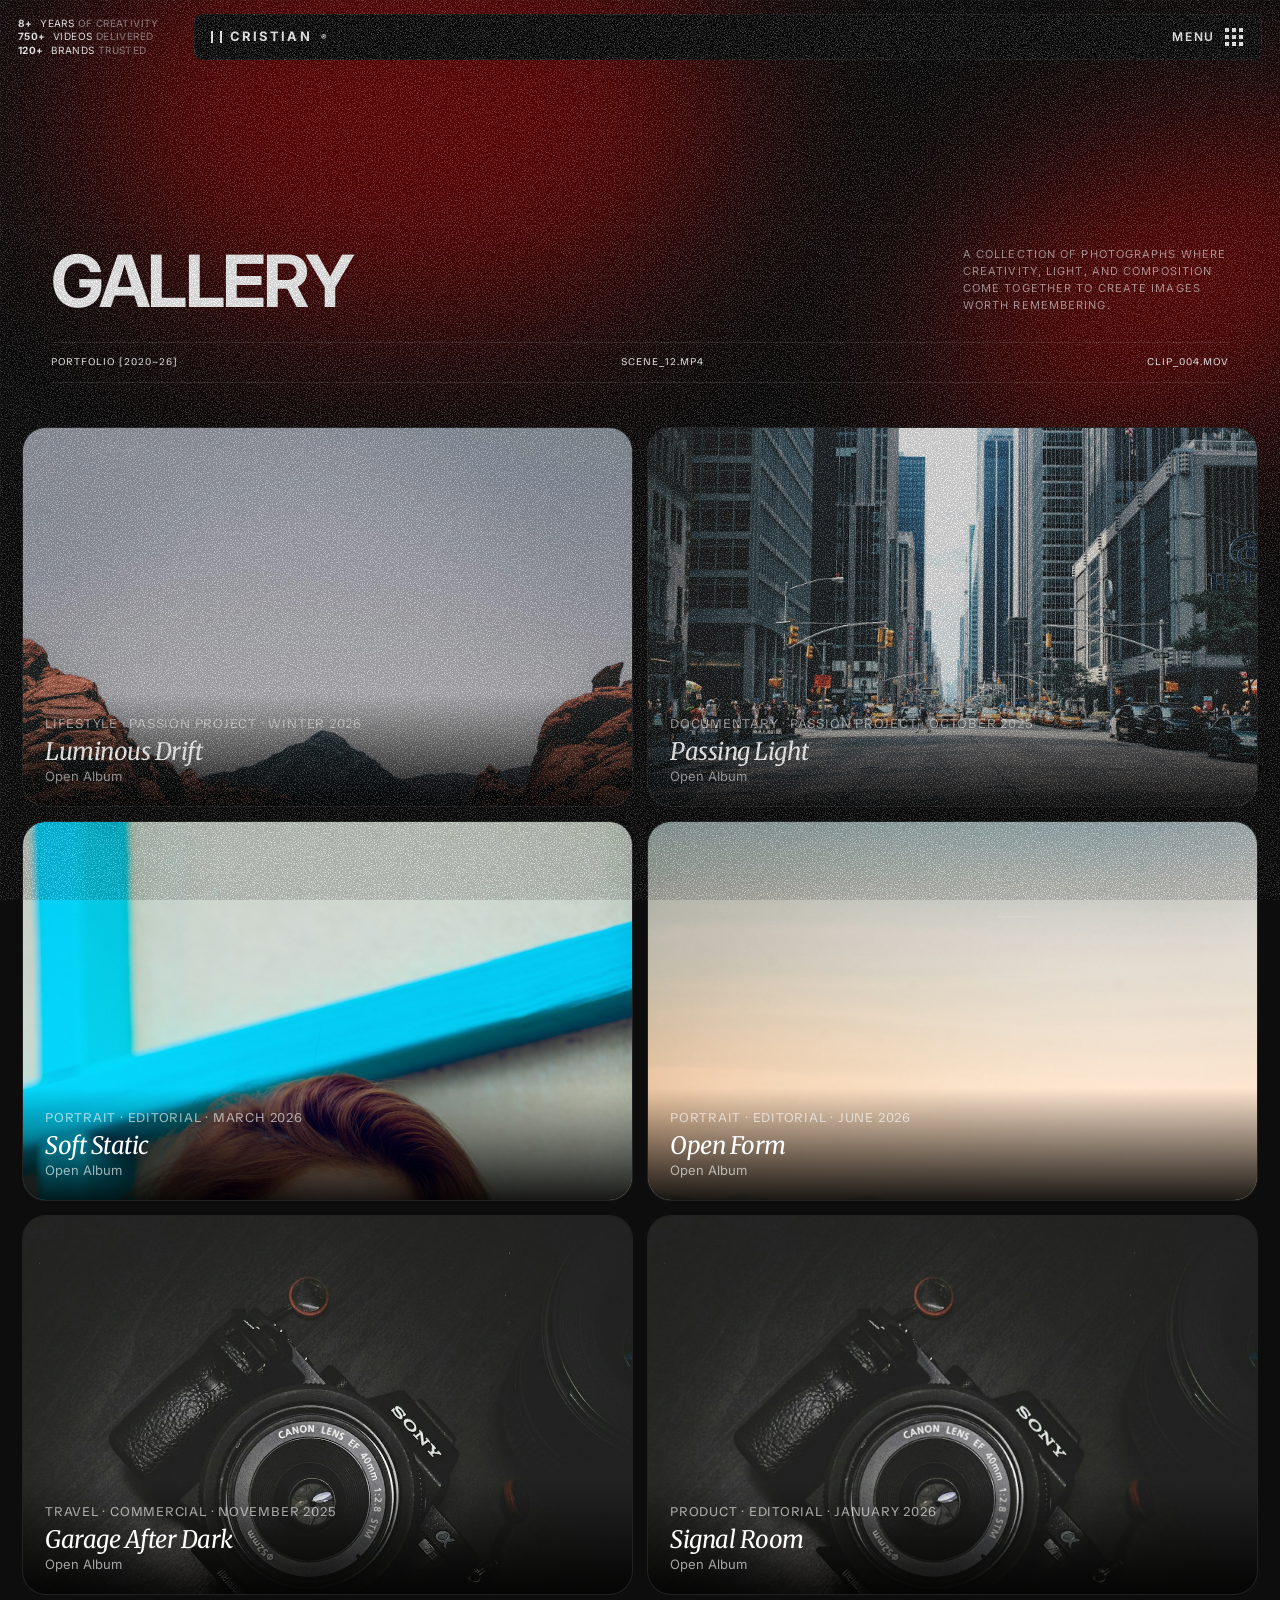
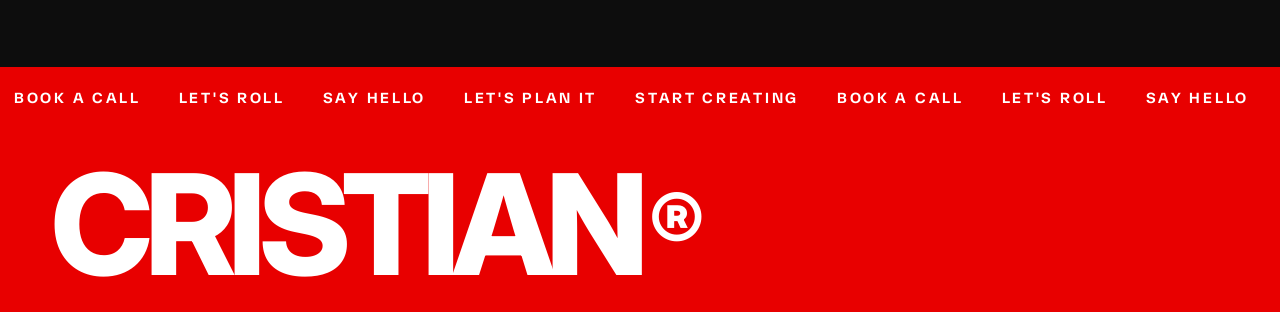
<file: gallery/index.html>
<!doctype html>
<html lang="en">
<head>
  <meta charset="utf-8">
  <meta name="viewport" content="width=device-width, initial-scale=1">
  <title>Gallery</title>
  <link rel="stylesheet" href="../css/site.css">
</head>
<body>
  <div class="glows" aria-hidden="true"><span class="g1"></span><span class="g2"></span></div>
  <div class="tech-grid" aria-hidden="true"></div>

  <header class="topbar">
    <a class="logo" href="../index.html"><span class="mark"></span> Cristian</a>
    <button class="menu-btn" id="open-menu" type="button">Menu <span class="dots" aria-hidden="true"><i></i><i></i><i></i><i></i></span></button>
  </header>
  <div class="overlay-dim" id="overlay-dim"></div>
  <div class="overlay" id="overlay">
    <div class="overlay-bar">
      <a class="logo" href="../index.html"><span class="mark"></span> Cristian</a>
      <button class="menu-btn" id="close-menu" type="button">Close <span style="font-size:18px;line-height:1">×</span></button>
    </div>
    <nav class="nav-grid">
      <a href="../index.html"><span class="num">[01]</span> Home<img class="preview" src="../img/cristian.webp" alt=""></a>
      <a href="../works/index.html"><span class="num">[02]</span> Works<img class="preview" src="../img/work-01.jpg" alt=""></a>
      <a href="../gallery/index.html"><span class="num">[03]</span> Gallery<img class="preview" src="../img/gal-01.jpg" alt=""></a>
      <a href="../insights/index.html"><span class="num">[04]</span> Insights<img class="preview" src="../img/blog-01.jpg" alt=""></a>
      <a href="../about/index.html"><span class="num">[05]</span> About<img class="preview" src="../img/cristian.webp" alt=""></a>
      <a href="../contact/index.html"><span class="num">[06]</span> Contact<img class="preview" src="../img/work-08.webp" alt=""></a>
      <a class="wide" href="../insights/index.html"><span class="num">[07]</span> Premium Resources</a>
    </nav>
    <div class="overlay-foot">
      <button class="mail" type="button" id="copy-email">hello@cristian.film <span aria-hidden="true">⧉</span></button>
      <p class="overlay-meta">New York — Working Worldwide · Sun–Thu 10:00–18:00</p>
    </div>
    <div class="socials">
      <a href="#" aria-label="YouTube"><svg viewBox="0 0 24 24" aria-hidden="true"><path d="M12 2 3 7v10l9 5 9-5V7z"/></svg></a>
      <a href="#" aria-label="Instagram"><svg viewBox="0 0 24 24" aria-hidden="true"><path d="M12 2 3 7v10l9 5 9-5V7z"/></svg></a>
      <a href="#" aria-label="WhatsApp"><svg viewBox="0 0 24 24" aria-hidden="true"><path d="M12 2 3 7v10l9 5 9-5V7z"/></svg></a>
      <a href="#" aria-label="X"><svg viewBox="0 0 24 24" aria-hidden="true"><path d="M12 2 3 7v10l9 5 9-5V7z"/></svg></a>
      <a href="#" aria-label="Facebook"><svg viewBox="0 0 24 24" aria-hidden="true"><path d="M12 2 3 7v10l9 5 9-5V7z"/></svg></a>
      <a href="#" aria-label="LinkedIn"><svg viewBox="0 0 24 24" aria-hidden="true"><path d="M12 2 3 7v10l9 5 9-5V7z"/></svg></a>
    </div>
  </div>

  
  <section class="page-hero">
    <h1>Gallery</h1>
    <p class="lead">A collection of photographs where creativity, light, and composition come together to create images worth remembering.</p>
  </section>
  <div class="filmstrip">
    <span>Portfolio [2020–26]</span>
    <span>Scene_12.Mp4</span>
    <span>Clip_004.Mov</span>
  </div>
  <main class="page">
    <div class="grid-2" style="margin-top:8px">
      <a class="card work media" href="luminous-drift/index.html"><img src="../img/gal-01.jpg" alt=""><div class="cap"><p class="mono">Lifestyle · Passion Project · Winter 2026</p><h3>Luminous Drift</h3><p>Open Album</p></div></a>
      <a class="card work media" href="passing-light/index.html"><img src="../img/gal-02.jpg" alt=""><div class="cap"><p class="mono">Documentary · Passion Project · October 2025</p><h3>Passing Light</h3><p>Open Album</p></div></a>
      <a class="card work media" href="soft-static/index.html"><img src="../img/gal-04.jpg" alt=""><div class="cap"><p class="mono">Portrait · Editorial · March 2026</p><h3>Soft Static</h3><p>Open Album</p></div></a>
      <a class="card work media" href="open-form/index.html"><img src="../img/gal-03.jpg" alt=""><div class="cap"><p class="mono">Portrait · Editorial · June 2026</p><h3>Open Form</h3><p>Open Album</p></div></a>
      <a class="card work media" href="garage-after-dark/index.html"><img src="../img/work-06.jpg" alt=""><div class="cap"><p class="mono">Travel · Commercial · November 2025</p><h3>Garage After Dark</h3><p>Open Album</p></div></a>
      <a class="card work media" href="signal-room/index.html"><img src="../img/work-04.jpg" alt=""><div class="cap"><p class="mono">Product · Editorial · January 2026</p><h3>Signal Room</h3><p>Open Album</p></div></a>
    </div>
  </main>
  <footer>
    <div class="marquee"><div class="marquee-track">
      <a class="pill pill-dark" href="../contact/index.html">Book a Call</a>
      <a class="pill pill-dark" href="../contact/index.html">Let's Roll</a>
      <a class="pill pill-dark" href="../contact/index.html">Say Hello</a>
      <a class="pill pill-dark" href="../contact/index.html">Let's Plan It</a>
      <a class="pill pill-dark" href="../contact/index.html">Start Creating</a>
      <a class="pill pill-dark" href="../contact/index.html">Book a Call</a>
      <a class="pill pill-dark" href="../contact/index.html">Let's Roll</a>
      <a class="pill pill-dark" href="../contact/index.html">Say Hello</a>
      <a class="pill pill-dark" href="../contact/index.html">Let's Plan It</a>
      <a class="pill pill-dark" href="../contact/index.html">Start Creating</a>
    </div></div>
    <div class="foot-box"><p class="logo">Cristian</p></div>
  </footer>
  <script src="../js/site.js"></script>
</body>
</html>
</file>
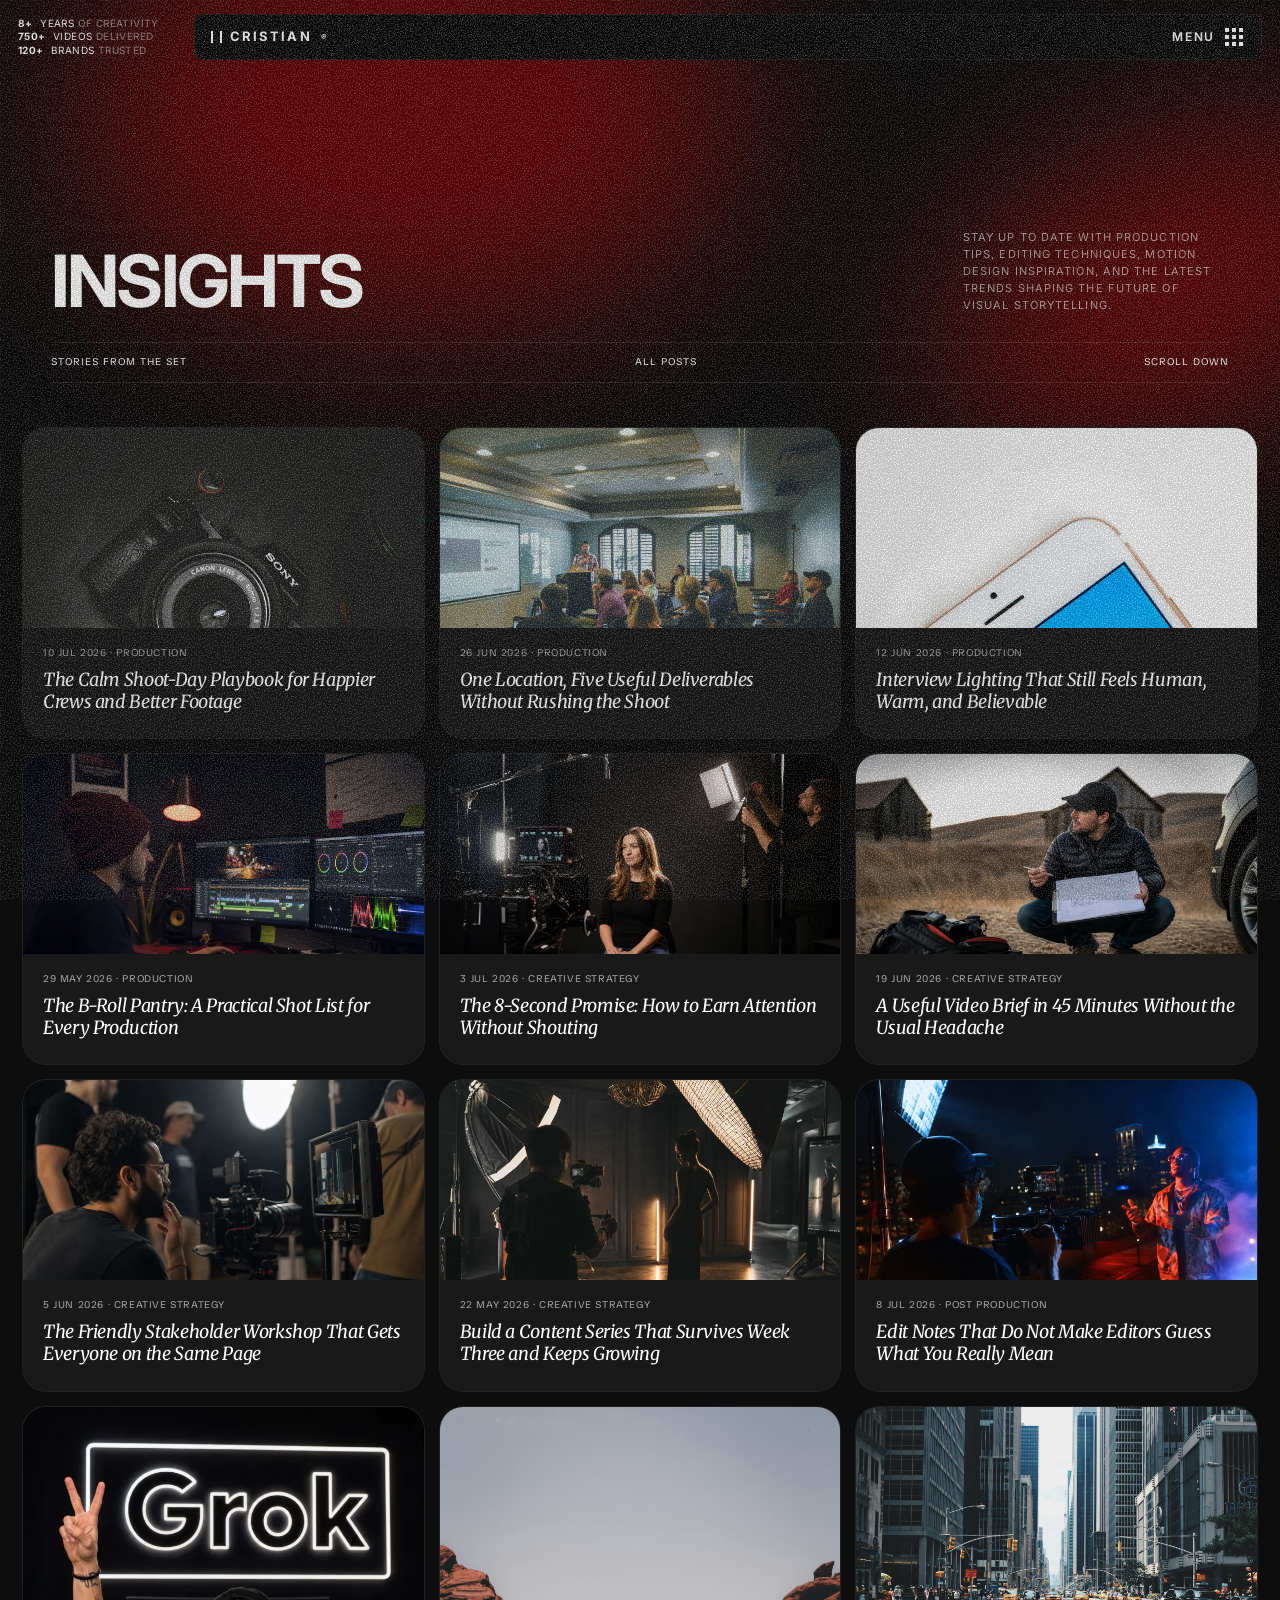
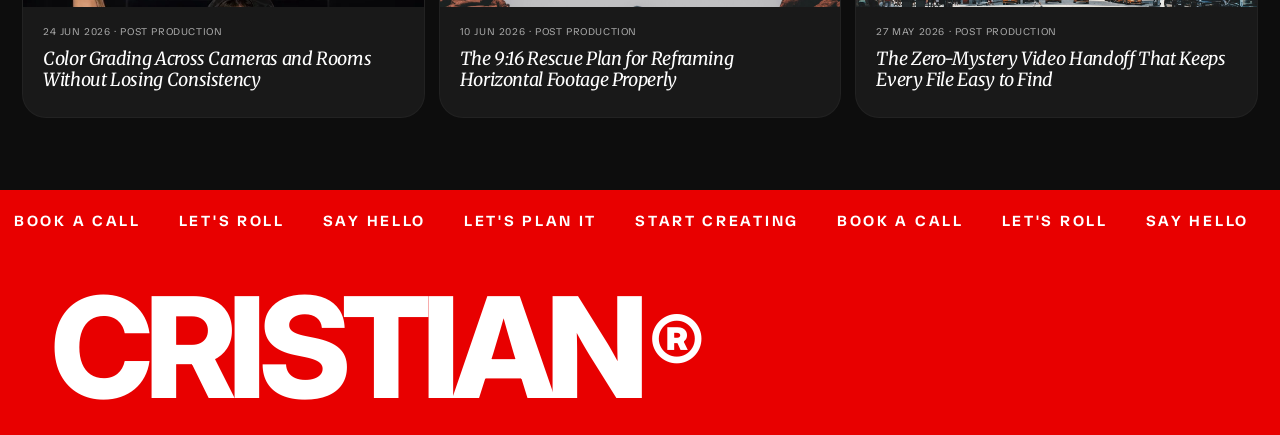
<file: insights/index.html>
<!doctype html>
<html lang="en">
<head>
  <meta charset="utf-8">
  <meta name="viewport" content="width=device-width, initial-scale=1">
  <title>Insights</title>
  <link rel="stylesheet" href="../css/site.css">
</head>
<body>
  <div class="glows" aria-hidden="true"><span class="g1"></span><span class="g2"></span></div>
  <div class="tech-grid" aria-hidden="true"></div>

  <header class="topbar">
    <a class="logo" href="../index.html"><span class="mark"></span> Cristian</a>
    <button class="menu-btn" id="open-menu" type="button">Menu <span class="dots" aria-hidden="true"><i></i><i></i><i></i><i></i></span></button>
  </header>
  <div class="overlay-dim" id="overlay-dim"></div>
  <div class="overlay" id="overlay">
    <div class="overlay-bar">
      <a class="logo" href="../index.html"><span class="mark"></span> Cristian</a>
      <button class="menu-btn" id="close-menu" type="button">Close <span style="font-size:18px;line-height:1">×</span></button>
    </div>
    <nav class="nav-grid">
      <a href="../index.html"><span class="num">[01]</span> Home<img class="preview" src="../img/cristian.webp" alt=""></a>
      <a href="../works/index.html"><span class="num">[02]</span> Works<img class="preview" src="../img/work-01.jpg" alt=""></a>
      <a href="../gallery/index.html"><span class="num">[03]</span> Gallery<img class="preview" src="../img/gal-01.jpg" alt=""></a>
      <a href="../insights/index.html"><span class="num">[04]</span> Insights<img class="preview" src="../img/blog-01.jpg" alt=""></a>
      <a href="../about/index.html"><span class="num">[05]</span> About<img class="preview" src="../img/cristian.webp" alt=""></a>
      <a href="../contact/index.html"><span class="num">[06]</span> Contact<img class="preview" src="../img/work-08.webp" alt=""></a>
      <a class="wide" href="../insights/index.html"><span class="num">[07]</span> Premium Resources</a>
    </nav>
    <div class="overlay-foot">
      <button class="mail" type="button" id="copy-email">hello@cristian.film <span aria-hidden="true">⧉</span></button>
      <p class="overlay-meta">New York — Working Worldwide · Sun–Thu 10:00–18:00</p>
    </div>
    <div class="socials">
      <a href="#" aria-label="YouTube"><svg viewBox="0 0 24 24" aria-hidden="true"><path d="M12 2 3 7v10l9 5 9-5V7z"/></svg></a>
      <a href="#" aria-label="Instagram"><svg viewBox="0 0 24 24" aria-hidden="true"><path d="M12 2 3 7v10l9 5 9-5V7z"/></svg></a>
      <a href="#" aria-label="WhatsApp"><svg viewBox="0 0 24 24" aria-hidden="true"><path d="M12 2 3 7v10l9 5 9-5V7z"/></svg></a>
      <a href="#" aria-label="X"><svg viewBox="0 0 24 24" aria-hidden="true"><path d="M12 2 3 7v10l9 5 9-5V7z"/></svg></a>
      <a href="#" aria-label="Facebook"><svg viewBox="0 0 24 24" aria-hidden="true"><path d="M12 2 3 7v10l9 5 9-5V7z"/></svg></a>
      <a href="#" aria-label="LinkedIn"><svg viewBox="0 0 24 24" aria-hidden="true"><path d="M12 2 3 7v10l9 5 9-5V7z"/></svg></a>
    </div>
  </div>

  
  <section class="page-hero">
    <h1>Insights</h1>
    <p class="lead">Stay up to date with production tips, editing techniques, motion design inspiration, and the latest trends shaping the future of visual storytelling.</p>
  </section>
  <div class="filmstrip">
    <span>Stories from the set</span>
    <span>All posts</span>
    <span>Scroll down</span>
  </div>
  <main class="page">
    <div class="grid-3" style="margin-top:8px">
      <a class="card blog-card" href="calm-shoot-day/index.html"><img src="../img/blog-01.jpg" alt=""><div class="pad"><p class="mono muted">10 Jul 2026 · Production</p><h3>The Calm Shoot-Day Playbook for Happier Crews and Better Footage</h3></div></a>
      <a class="card blog-card" href="how-we-build-a-showreel/index.html"><img src="../img/blog-02.jpg" alt=""><div class="pad"><p class="mono muted">26 Jun 2026 · Production</p><h3>One Location, Five Useful Deliverables Without Rushing the Shoot</h3></div></a>
      <a class="card blog-card" href="interview-lighting/index.html"><img src="../img/blog-03.jpg" alt=""><div class="pad"><p class="mono muted">12 Jun 2026 · Production</p><h3>Interview Lighting That Still Feels Human, Warm, and Believable</h3></div></a>
      <a class="card blog-card" href="how-we-build-a-showreel/index.html"><img src="../img/blog-04.webp" alt=""><div class="pad"><p class="mono muted">29 May 2026 · Production</p><h3>The B-Roll Pantry: A Practical Shot List for Every Production</h3></div></a>
      <a class="card blog-card" href="calm-shoot-day/index.html"><img src="../img/blog-05.webp" alt=""><div class="pad"><p class="mono muted">3 Jul 2026 · Creative Strategy</p><h3>The 8-Second Promise: How to Earn Attention Without Shouting</h3></div></a>
      <a class="card blog-card" href="interview-lighting/index.html"><img src="../img/blog-06.webp" alt=""><div class="pad"><p class="mono muted">19 Jun 2026 · Creative Strategy</p><h3>A Useful Video Brief in 45 Minutes Without the Usual Headache</h3></div></a>
      <a class="card blog-card" href="how-we-build-a-showreel/index.html"><img src="../img/work-07.webp" alt=""><div class="pad"><p class="mono muted">5 Jun 2026 · Creative Strategy</p><h3>The Friendly Stakeholder Workshop That Gets Everyone on the Same Page</h3></div></a>
      <a class="card blog-card" href="calm-shoot-day/index.html"><img src="../img/work-08.webp" alt=""><div class="pad"><p class="mono muted">22 May 2026 · Creative Strategy</p><h3>Build a Content Series That Survives Week Three and Keeps Growing</h3></div></a>
      <a class="card blog-card" href="interview-lighting/index.html"><img src="../img/work-09.webp" alt=""><div class="pad"><p class="mono muted">8 Jul 2026 · Post Production</p><h3>Edit Notes That Do Not Make Editors Guess What You Really Mean</h3></div></a>
      <a class="card blog-card" href="how-we-build-a-showreel/index.html"><img src="../img/cristian.webp" alt=""><div class="pad"><p class="mono muted">24 Jun 2026 · Post Production</p><h3>Color Grading Across Cameras and Rooms Without Losing Consistency</h3></div></a>
      <a class="card blog-card" href="calm-shoot-day/index.html"><img src="../img/gal-01.jpg" alt=""><div class="pad"><p class="mono muted">10 Jun 2026 · Post Production</p><h3>The 9:16 Rescue Plan for Reframing Horizontal Footage Properly</h3></div></a>
      <a class="card blog-card" href="interview-lighting/index.html"><img src="../img/gal-02.jpg" alt=""><div class="pad"><p class="mono muted">27 May 2026 · Post Production</p><h3>The Zero-Mystery Video Handoff That Keeps Every File Easy to Find</h3></div></a>
    </div>
  </main>
  <footer>
    <div class="marquee"><div class="marquee-track">
      <a class="pill pill-dark" href="../contact/index.html">Book a Call</a>
      <a class="pill pill-dark" href="../contact/index.html">Let's Roll</a>
      <a class="pill pill-dark" href="../contact/index.html">Say Hello</a>
      <a class="pill pill-dark" href="../contact/index.html">Let's Plan It</a>
      <a class="pill pill-dark" href="../contact/index.html">Start Creating</a>
      <a class="pill pill-dark" href="../contact/index.html">Book a Call</a>
      <a class="pill pill-dark" href="../contact/index.html">Let's Roll</a>
      <a class="pill pill-dark" href="../contact/index.html">Say Hello</a>
      <a class="pill pill-dark" href="../contact/index.html">Let's Plan It</a>
      <a class="pill pill-dark" href="../contact/index.html">Start Creating</a>
    </div></div>
    <div class="foot-box"><p class="logo">Cristian</p></div>
  </footer>
  <script src="../js/site.js"></script>
</body>
</html>
</file>
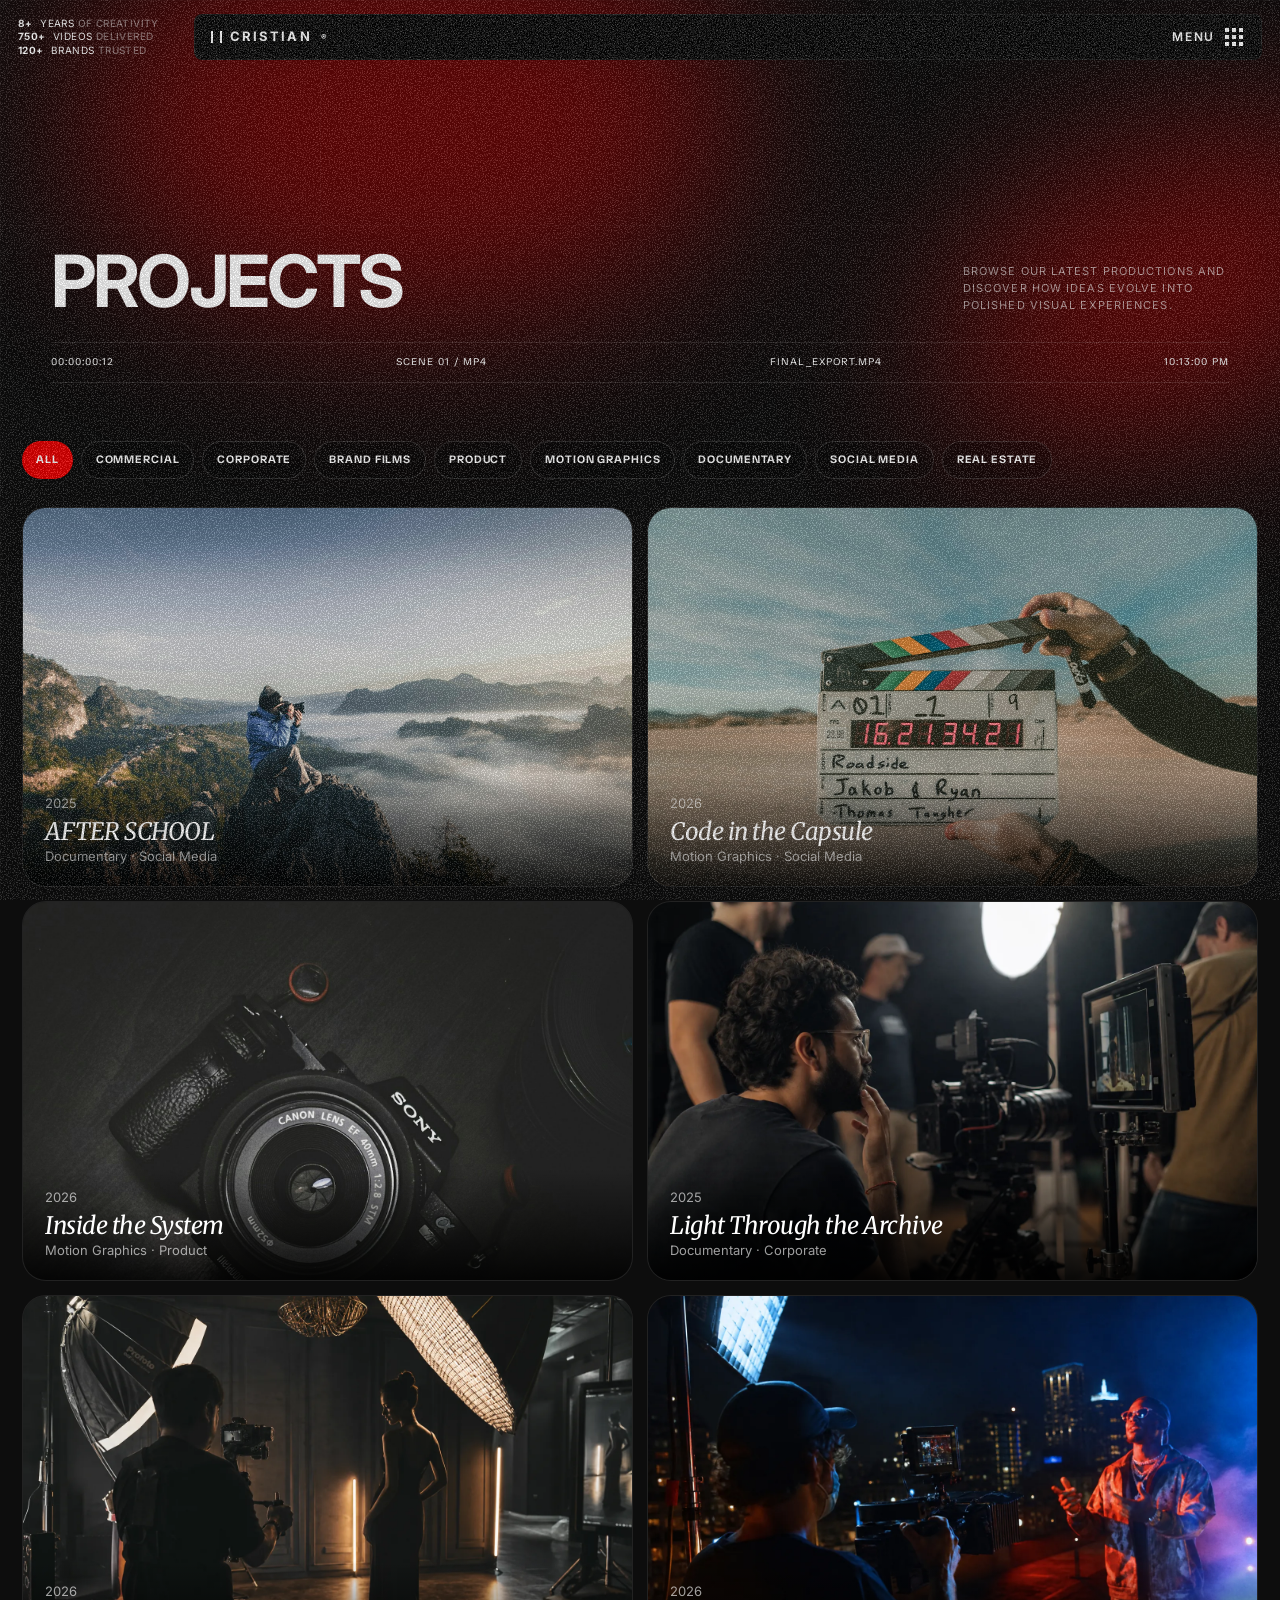
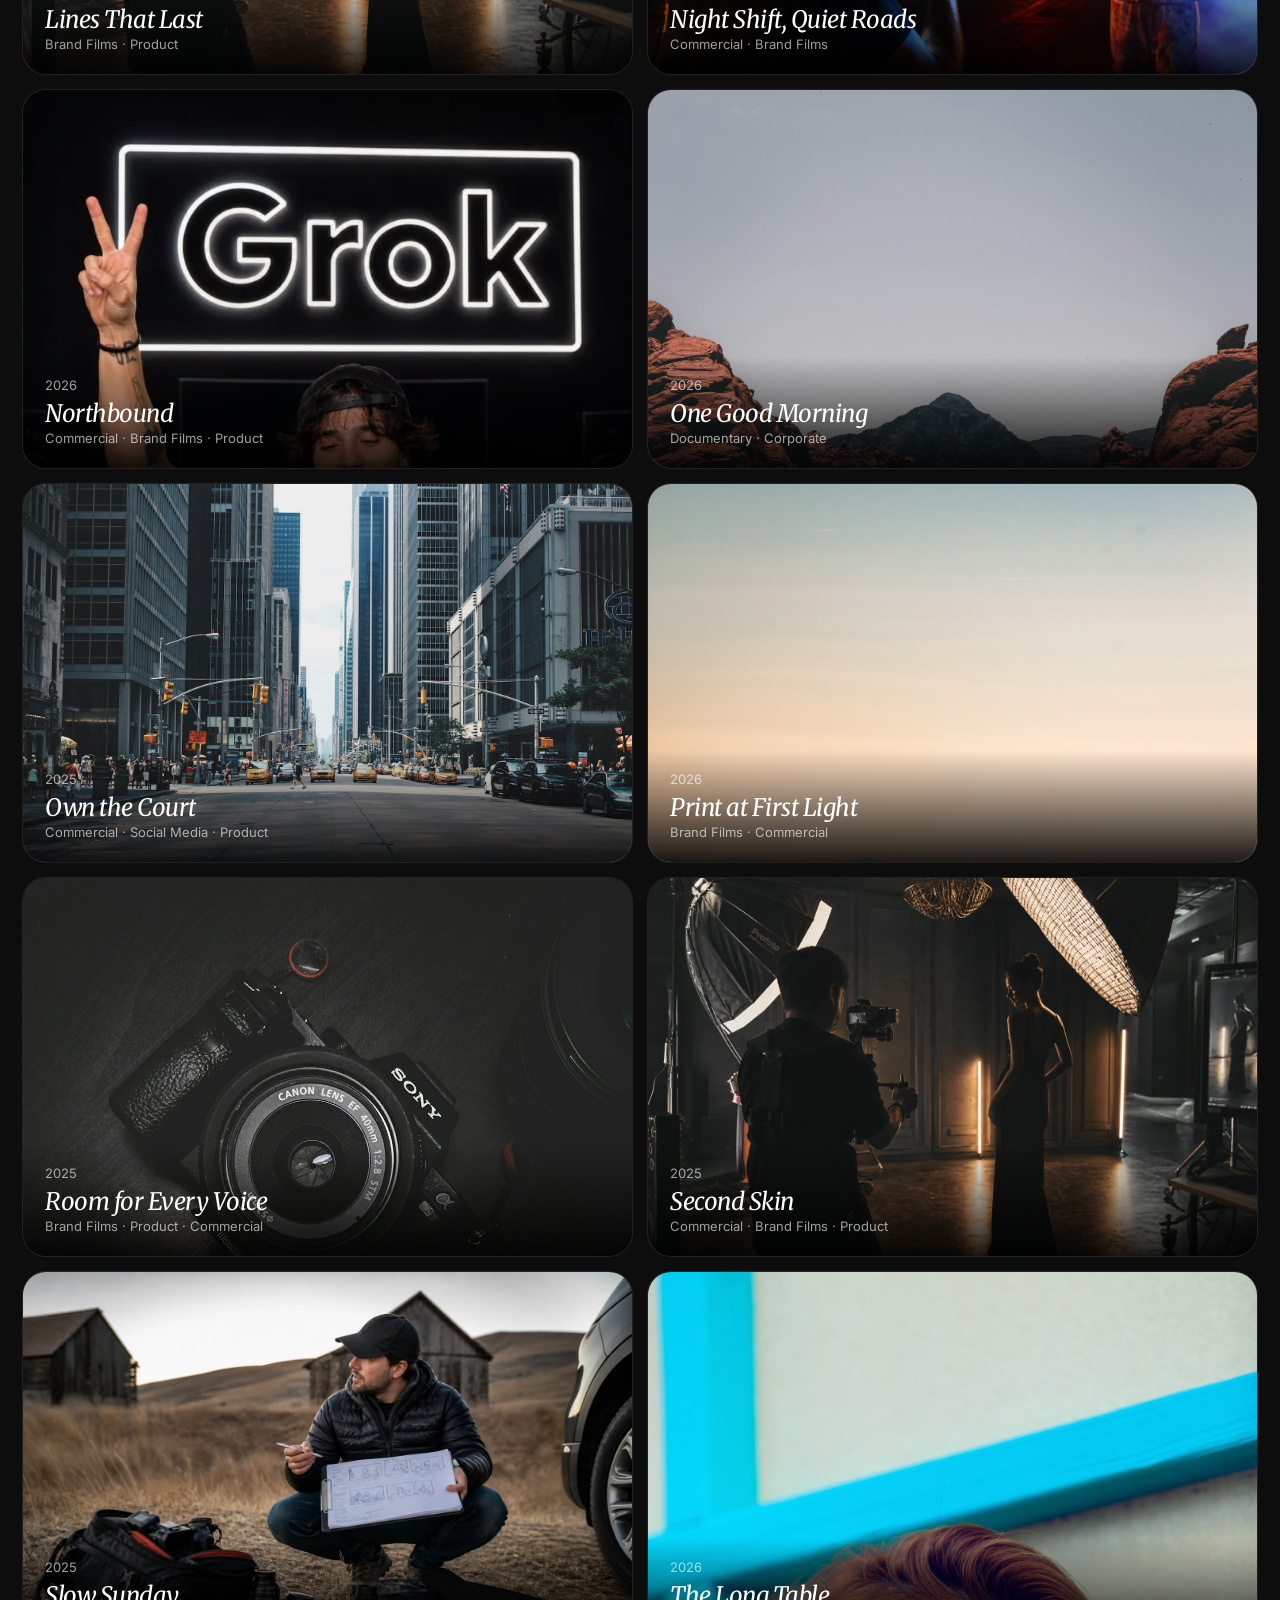
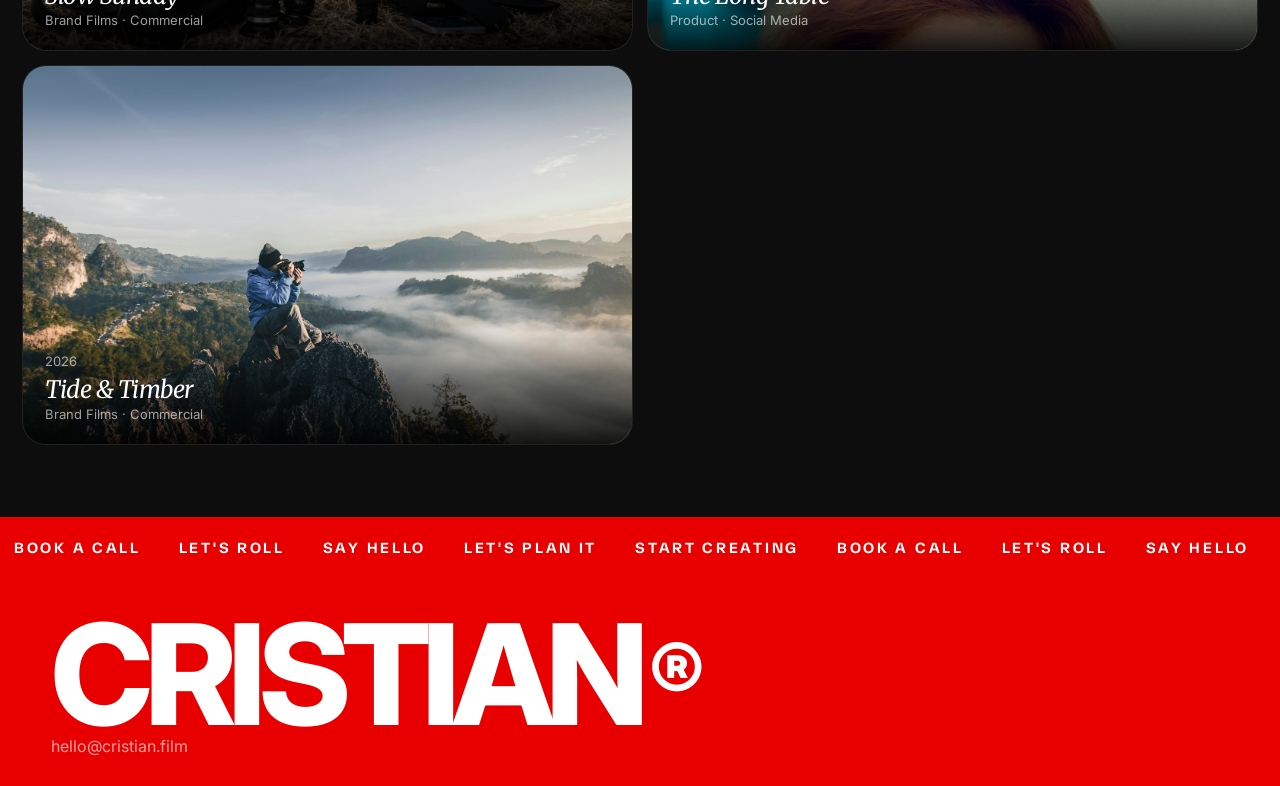
<file: works/index.html>
<!doctype html>
<html lang="en">
<head>
  <meta charset="utf-8">
  <meta name="viewport" content="width=device-width, initial-scale=1">
  <title>Projects</title>
  <link rel="stylesheet" href="../css/site.css">
</head>
<body>
  <div class="glows" aria-hidden="true"><span class="g1"></span><span class="g2"></span></div>
  <div class="tech-grid" aria-hidden="true"></div>

  <header class="topbar">
    <a class="logo" href="../index.html"><span class="mark"></span> Cristian</a>
    <button class="menu-btn" id="open-menu" type="button">Menu <span class="dots" aria-hidden="true"><i></i><i></i><i></i><i></i></span></button>
  </header>
  <div class="overlay-dim" id="overlay-dim"></div>
  <div class="overlay" id="overlay">
    <div class="overlay-bar">
      <a class="logo" href="../index.html"><span class="mark"></span> Cristian</a>
      <button class="menu-btn" id="close-menu" type="button">Close <span style="font-size:18px;line-height:1">×</span></button>
    </div>
    <nav class="nav-grid">
      <a href="../index.html"><span class="num">[01]</span> Home<img class="preview" src="../img/cristian.webp" alt=""></a>
      <a href="../works/index.html"><span class="num">[02]</span> Works<img class="preview" src="../img/work-01.jpg" alt=""></a>
      <a href="../gallery/index.html"><span class="num">[03]</span> Gallery<img class="preview" src="../img/gal-01.jpg" alt=""></a>
      <a href="../insights/index.html"><span class="num">[04]</span> Insights<img class="preview" src="../img/blog-01.jpg" alt=""></a>
      <a href="../about/index.html"><span class="num">[05]</span> About<img class="preview" src="../img/cristian.webp" alt=""></a>
      <a href="../contact/index.html"><span class="num">[06]</span> Contact<img class="preview" src="../img/work-08.webp" alt=""></a>
      <a class="wide" href="../insights/index.html"><span class="num">[07]</span> Premium Resources</a>
    </nav>
    <div class="overlay-foot">
      <button class="mail" type="button" id="copy-email">hello@cristian.film <span aria-hidden="true">⧉</span></button>
      <p class="overlay-meta">New York — Working Worldwide · Sun–Thu 10:00–18:00</p>
    </div>
    <div class="socials">
      <a href="#" aria-label="YouTube"><svg viewBox="0 0 24 24" aria-hidden="true"><path d="M12 2 3 7v10l9 5 9-5V7z"/></svg></a>
      <a href="#" aria-label="Instagram"><svg viewBox="0 0 24 24" aria-hidden="true"><path d="M12 2 3 7v10l9 5 9-5V7z"/></svg></a>
      <a href="#" aria-label="WhatsApp"><svg viewBox="0 0 24 24" aria-hidden="true"><path d="M12 2 3 7v10l9 5 9-5V7z"/></svg></a>
      <a href="#" aria-label="X"><svg viewBox="0 0 24 24" aria-hidden="true"><path d="M12 2 3 7v10l9 5 9-5V7z"/></svg></a>
      <a href="#" aria-label="Facebook"><svg viewBox="0 0 24 24" aria-hidden="true"><path d="M12 2 3 7v10l9 5 9-5V7z"/></svg></a>
      <a href="#" aria-label="LinkedIn"><svg viewBox="0 0 24 24" aria-hidden="true"><path d="M12 2 3 7v10l9 5 9-5V7z"/></svg></a>
    </div>
  </div>

  

  <section class="page-hero">
    <h1>Projects</h1>
    <p class="lead">Browse our latest productions and discover how ideas evolve into polished visual experiences.</p>
  </section>
  <div class="filmstrip">
    <span>00:00:00:12</span>
    <span>Scene 01 / Mp4</span>
    <span>Final_Export.Mp4</span>
    <span id="clock-strip"></span>
  </div>
  <main class="page">
    <div class="filters">
      <button class="pill pill-lime" data-filter="all" type="button">All</button>
      <button class="pill pill-ghost" data-filter="Commercial" type="button">Commercial</button>
      <button class="pill pill-ghost" data-filter="Corporate" type="button">Corporate</button>
      <button class="pill pill-ghost" data-filter="Brand Films" type="button">Brand Films</button>
      <button class="pill pill-ghost" data-filter="Product" type="button">Product</button>
      <button class="pill pill-ghost" data-filter="Motion Graphics" type="button">Motion Graphics</button>
      <button class="pill pill-ghost" data-filter="Documentary" type="button">Documentary</button>
      <button class="pill pill-ghost" data-filter="Social Media" type="button">Social Media</button>
      <button class="pill pill-ghost" data-filter="Real Estate" type="button">Real Estate</button>
    </div>
    <div class="grid-2" style="margin-top:28px">
      <a class="card work media" data-cat="Documentary Social Media" href="#"><img src="../img/work-01.jpg" alt=""><div class="cap"><p>2025</p><h3>AFTER SCHOOL</h3><p>Documentary · Social Media</p></div></a>
      <a class="card work media" data-cat="Motion Graphics Social Media" href="#"><img src="../img/work-02.jpg" alt=""><div class="cap"><p>2026</p><h3>Code in the Capsule</h3><p>Motion Graphics · Social Media</p></div></a>
      <a class="card work media" data-cat="Motion Graphics Product" href="#"><img src="../img/work-04.jpg" alt=""><div class="cap"><p>2026</p><h3>Inside the System</h3><p>Motion Graphics · Product</p></div></a>
      <a class="card work media" data-cat="Documentary Corporate" href="#"><img src="../img/work-07.webp" alt=""><div class="cap"><p>2025</p><h3>Light Through the Archive</h3><p>Documentary · Corporate</p></div></a>
      <a class="card work media" data-cat="Brand Films Product" href="#"><img src="../img/work-08.webp" alt=""><div class="cap"><p>2026</p><h3>Lines That Last</h3><p>Brand Films · Product</p></div></a>
      <a class="card work media" data-cat="Commercial Brand Films" href="#"><img src="../img/work-09.webp" alt=""><div class="cap"><p>2026</p><h3>Night Shift, Quiet Roads</h3><p>Commercial · Brand Films</p></div></a>
      <a class="card work media" data-cat="Commercial Brand Films Product" href="#"><img src="../img/cristian.webp" alt=""><div class="cap"><p>2026</p><h3>Northbound</h3><p>Commercial · Brand Films · Product</p></div></a>
      <a class="card work media" data-cat="Documentary Corporate" href="#"><img src="../img/gal-01.jpg" alt=""><div class="cap"><p>2026</p><h3>One Good Morning</h3><p>Documentary · Corporate</p></div></a>
      <a class="card work media" data-cat="Commercial Social Media Product" href="#"><img src="../img/gal-02.jpg" alt=""><div class="cap"><p>2025</p><h3>Own the Court</h3><p>Commercial · Social Media · Product</p></div></a>
      <a class="card work media" data-cat="Brand Films Commercial" href="#"><img src="../img/gal-03.jpg" alt=""><div class="cap"><p>2026</p><h3>Print at First Light</h3><p>Brand Films · Commercial</p></div></a>
      <a class="card work media" data-cat="Brand Films Product Commercial" href="#"><img src="../img/work-06.jpg" alt=""><div class="cap"><p>2025</p><h3>Room for Every Voice</h3><p>Brand Films · Product · Commercial</p></div></a>
      <a class="card work media" data-cat="Commercial Brand Films Product" href="#"><img src="../img/work-08.webp" alt=""><div class="cap"><p>2025</p><h3>Second Skin</h3><p>Commercial · Brand Films · Product</p></div></a>
      <a class="card work media" data-cat="Brand Films Commercial" href="#"><img src="../img/blog-06.webp" alt=""><div class="cap"><p>2025</p><h3>Slow Sunday</h3><p>Brand Films · Commercial</p></div></a>
      <a class="card work media" data-cat="Product Social Media" href="#"><img src="../img/gal-04.jpg" alt=""><div class="cap"><p>2026</p><h3>The Long Table</h3><p>Product · Social Media</p></div></a>
      <a class="card work media" data-cat="Brand Films Commercial" href="#"><img src="../img/work-01.jpg" alt=""><div class="cap"><p>2026</p><h3>Tide & Timber</h3><p>Brand Films · Commercial</p></div></a>
    </div>
  </main>
  <footer>
    <div class="marquee"><div class="marquee-track">
      <a class="pill pill-dark" href="../contact/index.html">Book a Call</a>
      <a class="pill pill-dark" href="../contact/index.html">Let's Roll</a>
      <a class="pill pill-dark" href="../contact/index.html">Say Hello</a>
      <a class="pill pill-dark" href="../contact/index.html">Let's Plan It</a>
      <a class="pill pill-dark" href="../contact/index.html">Start Creating</a>
      <a class="pill pill-dark" href="../contact/index.html">Book a Call</a>
      <a class="pill pill-dark" href="../contact/index.html">Let's Roll</a>
      <a class="pill pill-dark" href="../contact/index.html">Say Hello</a>
      <a class="pill pill-dark" href="../contact/index.html">Let's Plan It</a>
      <a class="pill pill-dark" href="../contact/index.html">Start Creating</a>
    </div></div>
    <div class="foot-box"><p class="logo">Cristian</p><p class="muted">hello@cristian.film</p></div>
  </footer>
  <script src="../js/site.js"></script>
</body>
</html>
</file>
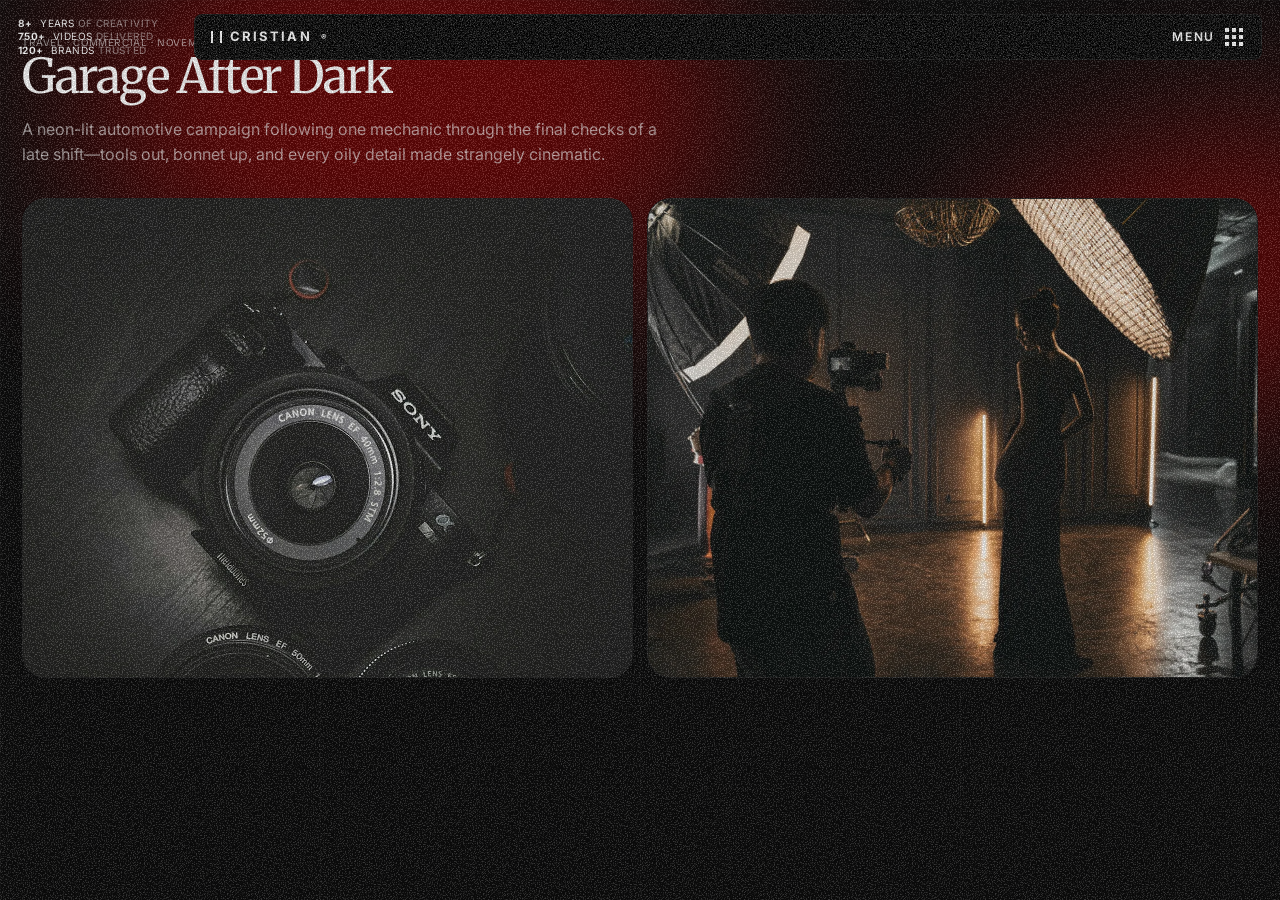
<file: gallery/garage-after-dark/index.html>
<!doctype html>
<html lang="en">
<head>
  <meta charset="utf-8">
  <meta name="viewport" content="width=device-width, initial-scale=1">
  <title>Garage After Dark</title>
  <link rel="stylesheet" href="../../css/site.css">
</head>
<body>
  <div class="glows" aria-hidden="true"><span class="g1"></span><span class="g2"></span></div>
  <div class="tech-grid" aria-hidden="true"></div>

  <header class="topbar">
    <a class="logo" href="../../index.html"><span class="mark"></span> Cristian</a>
    <button class="menu-btn" id="open-menu" type="button">Menu <span class="dots" aria-hidden="true"><i></i><i></i><i></i><i></i></span></button>
  </header>
  <div class="overlay-dim" id="overlay-dim"></div>
  <div class="overlay" id="overlay">
    <div class="overlay-bar">
      <a class="logo" href="../../index.html"><span class="mark"></span> Cristian</a>
      <button class="menu-btn" id="close-menu" type="button">Close <span style="font-size:18px;line-height:1">×</span></button>
    </div>
    <nav class="nav-grid">
      <a href="../../index.html"><span class="num">[01]</span> Home<img class="preview" src="../../img/cristian.webp" alt=""></a>
      <a href="../../works/index.html"><span class="num">[02]</span> Works<img class="preview" src="../../img/work-01.jpg" alt=""></a>
      <a href="../../gallery/index.html"><span class="num">[03]</span> Gallery<img class="preview" src="../../img/gal-01.jpg" alt=""></a>
      <a href="../../insights/index.html"><span class="num">[04]</span> Insights<img class="preview" src="../../img/blog-01.jpg" alt=""></a>
      <a href="../../about/index.html"><span class="num">[05]</span> About<img class="preview" src="../../img/cristian.webp" alt=""></a>
      <a href="../../contact/index.html"><span class="num">[06]</span> Contact<img class="preview" src="../../img/work-08.webp" alt=""></a>
      <a class="wide" href="../../insights/index.html"><span class="num">[07]</span> Premium Resources</a>
    </nav>
    <div class="overlay-foot">
      <button class="mail" type="button" id="copy-email">hello@cristian.film <span aria-hidden="true">⧉</span></button>
      <p class="overlay-meta">New York — Working Worldwide · Sun–Thu 10:00–18:00</p>
    </div>
    <div class="socials">
      <a href="#" aria-label="YouTube"><svg viewBox="0 0 24 24" aria-hidden="true"><path d="M12 2 3 7v10l9 5 9-5V7z"/></svg></a>
      <a href="#" aria-label="Instagram"><svg viewBox="0 0 24 24" aria-hidden="true"><path d="M12 2 3 7v10l9 5 9-5V7z"/></svg></a>
      <a href="#" aria-label="WhatsApp"><svg viewBox="0 0 24 24" aria-hidden="true"><path d="M12 2 3 7v10l9 5 9-5V7z"/></svg></a>
      <a href="#" aria-label="X"><svg viewBox="0 0 24 24" aria-hidden="true"><path d="M12 2 3 7v10l9 5 9-5V7z"/></svg></a>
      <a href="#" aria-label="Facebook"><svg viewBox="0 0 24 24" aria-hidden="true"><path d="M12 2 3 7v10l9 5 9-5V7z"/></svg></a>
      <a href="#" aria-label="LinkedIn"><svg viewBox="0 0 24 24" aria-hidden="true"><path d="M12 2 3 7v10l9 5 9-5V7z"/></svg></a>
    </div>
  </div>

  
  <main class="page">
    <p class="mono muted">Travel · Commercial · November 2025</p>
    <h1>Garage After Dark</h1>
    <p class="lead">A neon-lit automotive campaign following one mechanic through the final checks of a late shift—tools out, bonnet up, and every oily detail made strangely cinematic.</p>
    <div class="grid-2" style="margin-top:32px">
      <div class="card" style="min-height:480px"><img src="../../img/work-06.jpg" alt=""></div>
      <div class="card" style="min-height:480px"><img src="../../img/work-08.webp" alt=""></div>
    </div>
  </main>
  <script src="../../js/site.js"></script>
</body>
</html>
</file>
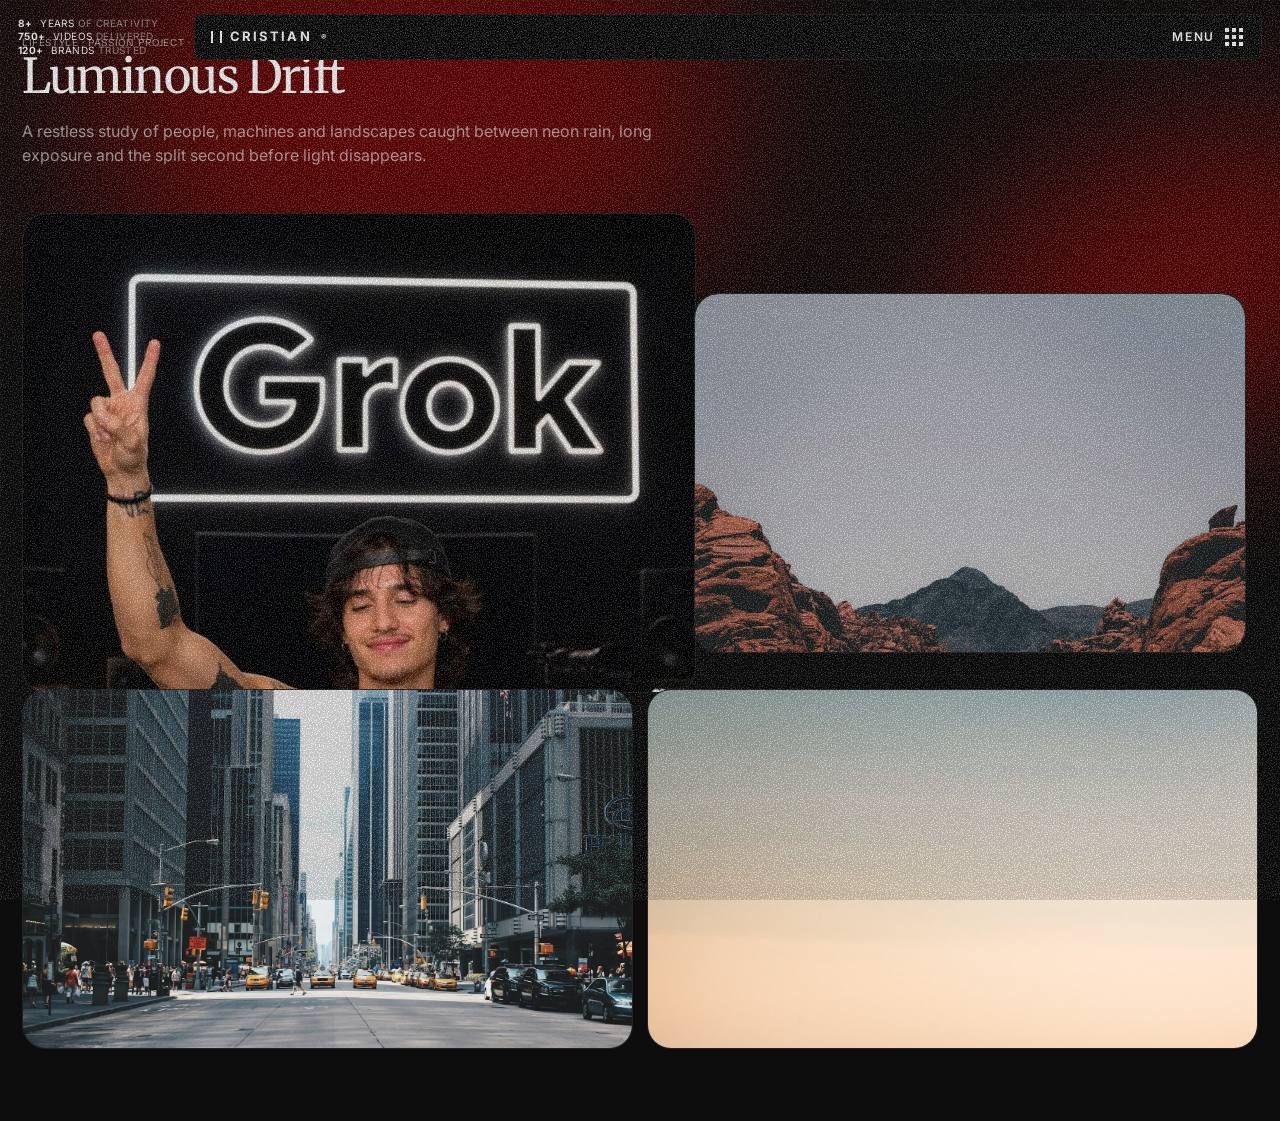
<file: gallery/luminous-drift/index.html>
<!doctype html>
<html lang="en">
<head>
  <meta charset="utf-8">
  <meta name="viewport" content="width=device-width, initial-scale=1">
  <title>Luminous Drift</title>
  <link rel="stylesheet" href="../../css/site.css">
</head>
<body>
  <div class="glows" aria-hidden="true"><span class="g1"></span><span class="g2"></span></div>
  <div class="tech-grid" aria-hidden="true"></div>

  <header class="topbar">
    <a class="logo" href="../../index.html"><span class="mark"></span> Cristian</a>
    <button class="menu-btn" id="open-menu" type="button">Menu <span class="dots" aria-hidden="true"><i></i><i></i><i></i><i></i></span></button>
  </header>
  <div class="overlay-dim" id="overlay-dim"></div>
  <div class="overlay" id="overlay">
    <div class="overlay-bar">
      <a class="logo" href="../../index.html"><span class="mark"></span> Cristian</a>
      <button class="menu-btn" id="close-menu" type="button">Close <span style="font-size:18px;line-height:1">×</span></button>
    </div>
    <nav class="nav-grid">
      <a href="../../index.html"><span class="num">[01]</span> Home<img class="preview" src="../../img/cristian.webp" alt=""></a>
      <a href="../../works/index.html"><span class="num">[02]</span> Works<img class="preview" src="../../img/work-01.jpg" alt=""></a>
      <a href="../../gallery/index.html"><span class="num">[03]</span> Gallery<img class="preview" src="../../img/gal-01.jpg" alt=""></a>
      <a href="../../insights/index.html"><span class="num">[04]</span> Insights<img class="preview" src="../../img/blog-01.jpg" alt=""></a>
      <a href="../../about/index.html"><span class="num">[05]</span> About<img class="preview" src="../../img/cristian.webp" alt=""></a>
      <a href="../../contact/index.html"><span class="num">[06]</span> Contact<img class="preview" src="../../img/work-08.webp" alt=""></a>
      <a class="wide" href="../../insights/index.html"><span class="num">[07]</span> Premium Resources</a>
    </nav>
    <div class="overlay-foot">
      <button class="mail" type="button" id="copy-email">hello@cristian.film <span aria-hidden="true">⧉</span></button>
      <p class="overlay-meta">New York — Working Worldwide · Sun–Thu 10:00–18:00</p>
    </div>
    <div class="socials">
      <a href="#" aria-label="YouTube"><svg viewBox="0 0 24 24" aria-hidden="true"><path d="M12 2 3 7v10l9 5 9-5V7z"/></svg></a>
      <a href="#" aria-label="Instagram"><svg viewBox="0 0 24 24" aria-hidden="true"><path d="M12 2 3 7v10l9 5 9-5V7z"/></svg></a>
      <a href="#" aria-label="WhatsApp"><svg viewBox="0 0 24 24" aria-hidden="true"><path d="M12 2 3 7v10l9 5 9-5V7z"/></svg></a>
      <a href="#" aria-label="X"><svg viewBox="0 0 24 24" aria-hidden="true"><path d="M12 2 3 7v10l9 5 9-5V7z"/></svg></a>
      <a href="#" aria-label="Facebook"><svg viewBox="0 0 24 24" aria-hidden="true"><path d="M12 2 3 7v10l9 5 9-5V7z"/></svg></a>
      <a href="#" aria-label="LinkedIn"><svg viewBox="0 0 24 24" aria-hidden="true"><path d="M12 2 3 7v10l9 5 9-5V7z"/></svg></a>
    </div>
  </div>

  
  <main class="page">
    <p class="mono muted">Lifestyle · Passion Project · Winter 2026</p>
    <h1>Luminous Drift</h1>
    <p class="muted" style="max-width:680px;margin-top:16px">A restless study of people, machines and landscapes caught between neon rain, long exposure and the split second before light disappears.</p>
    <div class="overlap" style="margin-top:28px">
      <div class="card a media" style="min-height:480px"><img src="../../img/cristian.webp" alt="Cristian"></div>
      <div class="card b media" style="min-height:360px"><img src="../../img/gal-01.jpg" alt=""></div>
    </div>
    <div class="grid-2" style="margin-top:14px">
      <div class="card media" style="min-height:360px"><img src="../../img/gal-02.jpg" alt=""></div>
      <div class="card media" style="min-height:360px"><img src="../../img/gal-03.jpg" alt=""></div>
    </div>
  </main>
  <script src="../../js/site.js"></script>
</body>
</html>
</file>
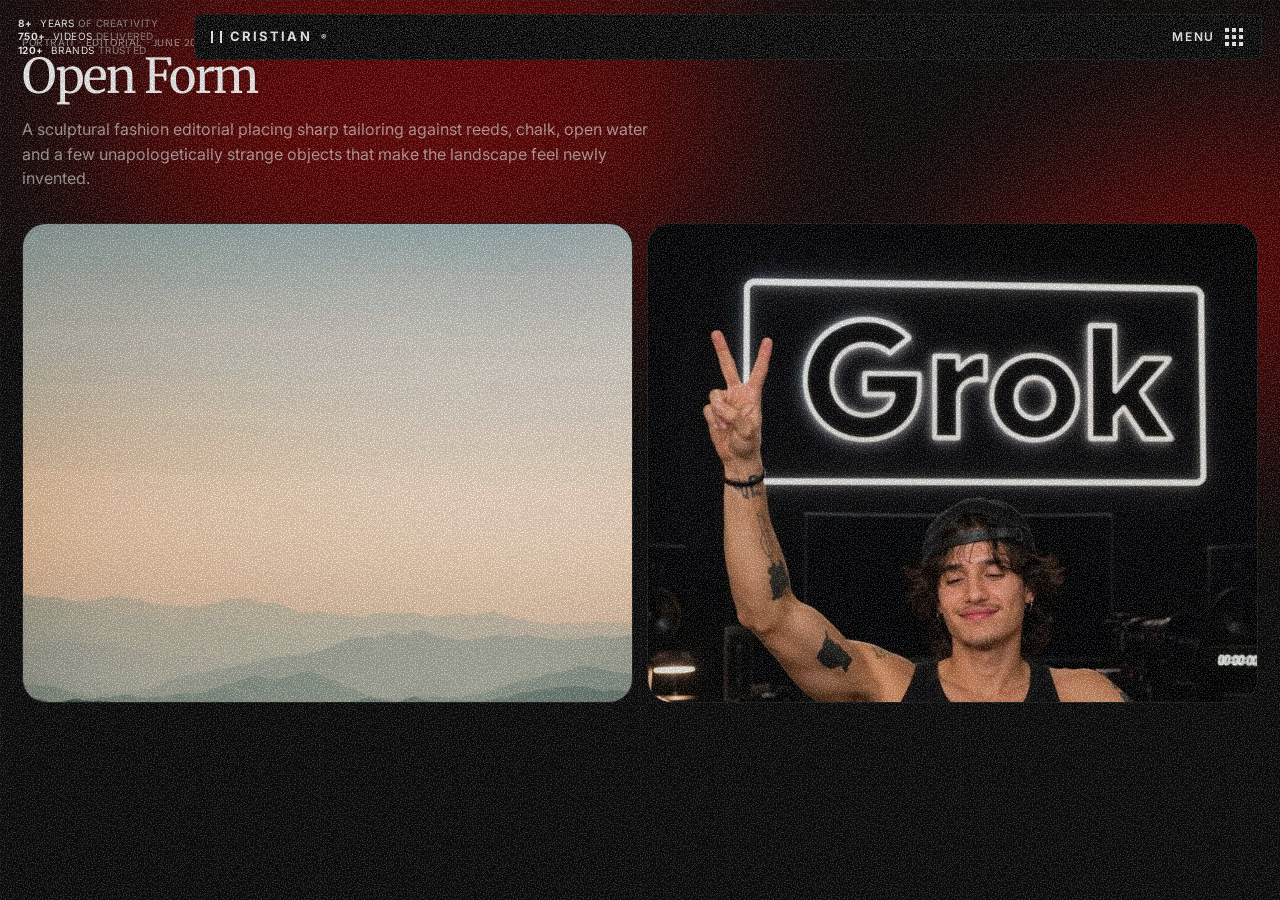
<file: gallery/open-form/index.html>
<!doctype html>
<html lang="en">
<head>
  <meta charset="utf-8">
  <meta name="viewport" content="width=device-width, initial-scale=1">
  <title>Open Form</title>
  <link rel="stylesheet" href="../../css/site.css">
</head>
<body>
  <div class="glows" aria-hidden="true"><span class="g1"></span><span class="g2"></span></div>
  <div class="tech-grid" aria-hidden="true"></div>

  <header class="topbar">
    <a class="logo" href="../../index.html"><span class="mark"></span> Cristian</a>
    <button class="menu-btn" id="open-menu" type="button">Menu <span class="dots" aria-hidden="true"><i></i><i></i><i></i><i></i></span></button>
  </header>
  <div class="overlay-dim" id="overlay-dim"></div>
  <div class="overlay" id="overlay">
    <div class="overlay-bar">
      <a class="logo" href="../../index.html"><span class="mark"></span> Cristian</a>
      <button class="menu-btn" id="close-menu" type="button">Close <span style="font-size:18px;line-height:1">×</span></button>
    </div>
    <nav class="nav-grid">
      <a href="../../index.html"><span class="num">[01]</span> Home<img class="preview" src="../../img/cristian.webp" alt=""></a>
      <a href="../../works/index.html"><span class="num">[02]</span> Works<img class="preview" src="../../img/work-01.jpg" alt=""></a>
      <a href="../../gallery/index.html"><span class="num">[03]</span> Gallery<img class="preview" src="../../img/gal-01.jpg" alt=""></a>
      <a href="../../insights/index.html"><span class="num">[04]</span> Insights<img class="preview" src="../../img/blog-01.jpg" alt=""></a>
      <a href="../../about/index.html"><span class="num">[05]</span> About<img class="preview" src="../../img/cristian.webp" alt=""></a>
      <a href="../../contact/index.html"><span class="num">[06]</span> Contact<img class="preview" src="../../img/work-08.webp" alt=""></a>
      <a class="wide" href="../../insights/index.html"><span class="num">[07]</span> Premium Resources</a>
    </nav>
    <div class="overlay-foot">
      <button class="mail" type="button" id="copy-email">hello@cristian.film <span aria-hidden="true">⧉</span></button>
      <p class="overlay-meta">New York — Working Worldwide · Sun–Thu 10:00–18:00</p>
    </div>
    <div class="socials">
      <a href="#" aria-label="YouTube"><svg viewBox="0 0 24 24" aria-hidden="true"><path d="M12 2 3 7v10l9 5 9-5V7z"/></svg></a>
      <a href="#" aria-label="Instagram"><svg viewBox="0 0 24 24" aria-hidden="true"><path d="M12 2 3 7v10l9 5 9-5V7z"/></svg></a>
      <a href="#" aria-label="WhatsApp"><svg viewBox="0 0 24 24" aria-hidden="true"><path d="M12 2 3 7v10l9 5 9-5V7z"/></svg></a>
      <a href="#" aria-label="X"><svg viewBox="0 0 24 24" aria-hidden="true"><path d="M12 2 3 7v10l9 5 9-5V7z"/></svg></a>
      <a href="#" aria-label="Facebook"><svg viewBox="0 0 24 24" aria-hidden="true"><path d="M12 2 3 7v10l9 5 9-5V7z"/></svg></a>
      <a href="#" aria-label="LinkedIn"><svg viewBox="0 0 24 24" aria-hidden="true"><path d="M12 2 3 7v10l9 5 9-5V7z"/></svg></a>
    </div>
  </div>

  
  <main class="page">
    <p class="mono muted">Portrait · Editorial · June 2026</p>
    <h1>Open Form</h1>
    <p class="lead">A sculptural fashion editorial placing sharp tailoring against reeds, chalk, open water and a few unapologetically strange objects that make the landscape feel newly invented.</p>
    <div class="grid-2" style="margin-top:32px">
      <div class="card" style="min-height:480px"><img src="../../img/gal-03.jpg" alt=""></div>
      <div class="card" style="min-height:480px"><img src="../../img/cristian.webp" alt="Cristian"></div>
    </div>
  </main>
  <script src="../../js/site.js"></script>
</body>
</html>
</file>
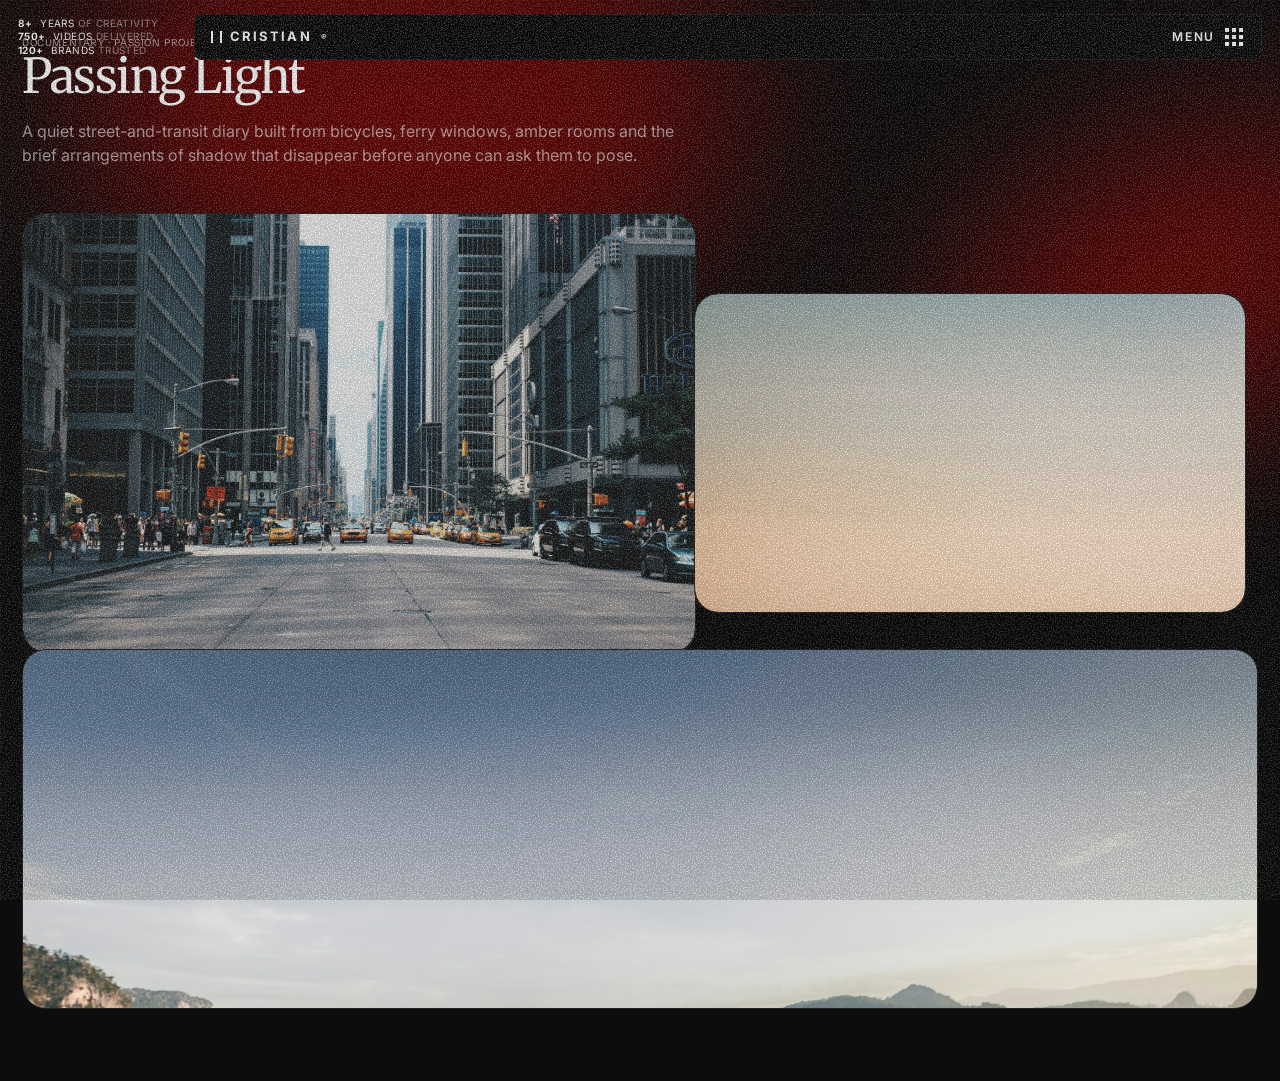
<file: gallery/passing-light/index.html>
<!doctype html>
<html lang="en">
<head>
  <meta charset="utf-8">
  <meta name="viewport" content="width=device-width, initial-scale=1">
  <title>Passing Light</title>
  <link rel="stylesheet" href="../../css/site.css">
</head>
<body>
  <div class="glows" aria-hidden="true"><span class="g1"></span><span class="g2"></span></div>
  <div class="tech-grid" aria-hidden="true"></div>

  <header class="topbar">
    <a class="logo" href="../../index.html"><span class="mark"></span> Cristian</a>
    <button class="menu-btn" id="open-menu" type="button">Menu <span class="dots" aria-hidden="true"><i></i><i></i><i></i><i></i></span></button>
  </header>
  <div class="overlay-dim" id="overlay-dim"></div>
  <div class="overlay" id="overlay">
    <div class="overlay-bar">
      <a class="logo" href="../../index.html"><span class="mark"></span> Cristian</a>
      <button class="menu-btn" id="close-menu" type="button">Close <span style="font-size:18px;line-height:1">×</span></button>
    </div>
    <nav class="nav-grid">
      <a href="../../index.html"><span class="num">[01]</span> Home<img class="preview" src="../../img/cristian.webp" alt=""></a>
      <a href="../../works/index.html"><span class="num">[02]</span> Works<img class="preview" src="../../img/work-01.jpg" alt=""></a>
      <a href="../../gallery/index.html"><span class="num">[03]</span> Gallery<img class="preview" src="../../img/gal-01.jpg" alt=""></a>
      <a href="../../insights/index.html"><span class="num">[04]</span> Insights<img class="preview" src="../../img/blog-01.jpg" alt=""></a>
      <a href="../../about/index.html"><span class="num">[05]</span> About<img class="preview" src="../../img/cristian.webp" alt=""></a>
      <a href="../../contact/index.html"><span class="num">[06]</span> Contact<img class="preview" src="../../img/work-08.webp" alt=""></a>
      <a class="wide" href="../../insights/index.html"><span class="num">[07]</span> Premium Resources</a>
    </nav>
    <div class="overlay-foot">
      <button class="mail" type="button" id="copy-email">hello@cristian.film <span aria-hidden="true">⧉</span></button>
      <p class="overlay-meta">New York — Working Worldwide · Sun–Thu 10:00–18:00</p>
    </div>
    <div class="socials">
      <a href="#" aria-label="YouTube"><svg viewBox="0 0 24 24" aria-hidden="true"><path d="M12 2 3 7v10l9 5 9-5V7z"/></svg></a>
      <a href="#" aria-label="Instagram"><svg viewBox="0 0 24 24" aria-hidden="true"><path d="M12 2 3 7v10l9 5 9-5V7z"/></svg></a>
      <a href="#" aria-label="WhatsApp"><svg viewBox="0 0 24 24" aria-hidden="true"><path d="M12 2 3 7v10l9 5 9-5V7z"/></svg></a>
      <a href="#" aria-label="X"><svg viewBox="0 0 24 24" aria-hidden="true"><path d="M12 2 3 7v10l9 5 9-5V7z"/></svg></a>
      <a href="#" aria-label="Facebook"><svg viewBox="0 0 24 24" aria-hidden="true"><path d="M12 2 3 7v10l9 5 9-5V7z"/></svg></a>
      <a href="#" aria-label="LinkedIn"><svg viewBox="0 0 24 24" aria-hidden="true"><path d="M12 2 3 7v10l9 5 9-5V7z"/></svg></a>
    </div>
  </div>

  
  <main class="page">
    <p class="mono muted">Documentary · Passion Project · October 2025</p>
    <h1>Passing Light</h1>
    <p class="muted" style="max-width:680px;margin-top:16px">A quiet street-and-transit diary built from bicycles, ferry windows, amber rooms and the brief arrangements of shadow that disappear before anyone can ask them to pose.</p>
    <div class="overlap" style="margin-top:28px">
      <div class="card a media" style="min-height:440px"><img src="../../img/gal-02.jpg" alt=""></div>
      <div class="card b media" style="min-height:320px"><img src="../../img/gal-03.jpg" alt=""></div>
    </div>
    <div class="card media" style="min-height:360px;margin-top:14px"><img src="../../img/work-01.jpg" alt=""></div>
  </main>
  <script src="../../js/site.js"></script>
</body>
</html>
</file>
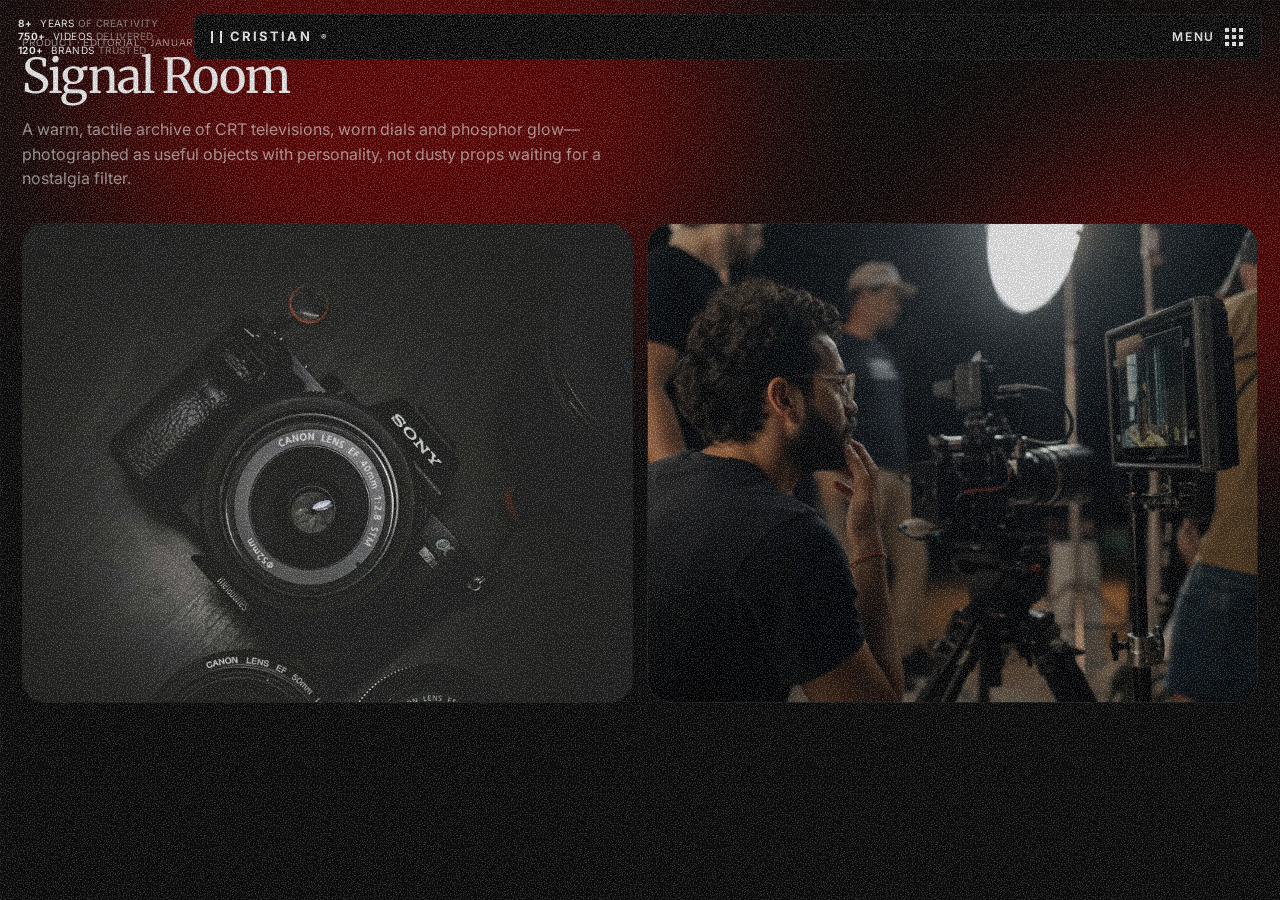
<file: gallery/signal-room/index.html>
<!doctype html>
<html lang="en">
<head>
  <meta charset="utf-8">
  <meta name="viewport" content="width=device-width, initial-scale=1">
  <title>Signal Room</title>
  <link rel="stylesheet" href="../../css/site.css">
</head>
<body>
  <div class="glows" aria-hidden="true"><span class="g1"></span><span class="g2"></span></div>
  <div class="tech-grid" aria-hidden="true"></div>

  <header class="topbar">
    <a class="logo" href="../../index.html"><span class="mark"></span> Cristian</a>
    <button class="menu-btn" id="open-menu" type="button">Menu <span class="dots" aria-hidden="true"><i></i><i></i><i></i><i></i></span></button>
  </header>
  <div class="overlay-dim" id="overlay-dim"></div>
  <div class="overlay" id="overlay">
    <div class="overlay-bar">
      <a class="logo" href="../../index.html"><span class="mark"></span> Cristian</a>
      <button class="menu-btn" id="close-menu" type="button">Close <span style="font-size:18px;line-height:1">×</span></button>
    </div>
    <nav class="nav-grid">
      <a href="../../index.html"><span class="num">[01]</span> Home<img class="preview" src="../../img/cristian.webp" alt=""></a>
      <a href="../../works/index.html"><span class="num">[02]</span> Works<img class="preview" src="../../img/work-01.jpg" alt=""></a>
      <a href="../../gallery/index.html"><span class="num">[03]</span> Gallery<img class="preview" src="../../img/gal-01.jpg" alt=""></a>
      <a href="../../insights/index.html"><span class="num">[04]</span> Insights<img class="preview" src="../../img/blog-01.jpg" alt=""></a>
      <a href="../../about/index.html"><span class="num">[05]</span> About<img class="preview" src="../../img/cristian.webp" alt=""></a>
      <a href="../../contact/index.html"><span class="num">[06]</span> Contact<img class="preview" src="../../img/work-08.webp" alt=""></a>
      <a class="wide" href="../../insights/index.html"><span class="num">[07]</span> Premium Resources</a>
    </nav>
    <div class="overlay-foot">
      <button class="mail" type="button" id="copy-email">hello@cristian.film <span aria-hidden="true">⧉</span></button>
      <p class="overlay-meta">New York — Working Worldwide · Sun–Thu 10:00–18:00</p>
    </div>
    <div class="socials">
      <a href="#" aria-label="YouTube"><svg viewBox="0 0 24 24" aria-hidden="true"><path d="M12 2 3 7v10l9 5 9-5V7z"/></svg></a>
      <a href="#" aria-label="Instagram"><svg viewBox="0 0 24 24" aria-hidden="true"><path d="M12 2 3 7v10l9 5 9-5V7z"/></svg></a>
      <a href="#" aria-label="WhatsApp"><svg viewBox="0 0 24 24" aria-hidden="true"><path d="M12 2 3 7v10l9 5 9-5V7z"/></svg></a>
      <a href="#" aria-label="X"><svg viewBox="0 0 24 24" aria-hidden="true"><path d="M12 2 3 7v10l9 5 9-5V7z"/></svg></a>
      <a href="#" aria-label="Facebook"><svg viewBox="0 0 24 24" aria-hidden="true"><path d="M12 2 3 7v10l9 5 9-5V7z"/></svg></a>
      <a href="#" aria-label="LinkedIn"><svg viewBox="0 0 24 24" aria-hidden="true"><path d="M12 2 3 7v10l9 5 9-5V7z"/></svg></a>
    </div>
  </div>

  
  <main class="page">
    <p class="mono muted">Product · Editorial · January 2026</p>
    <h1>Signal Room</h1>
    <p class="lead">A warm, tactile archive of CRT televisions, worn dials and phosphor glow—photographed as useful objects with personality, not dusty props waiting for a nostalgia filter.</p>
    <div class="grid-2" style="margin-top:32px">
      <div class="card" style="min-height:480px"><img src="../../img/work-04.jpg" alt=""></div>
      <div class="card" style="min-height:480px"><img src="../../img/work-07.webp" alt=""></div>
    </div>
  </main>
  <script src="../../js/site.js"></script>
</body>
</html>
</file>
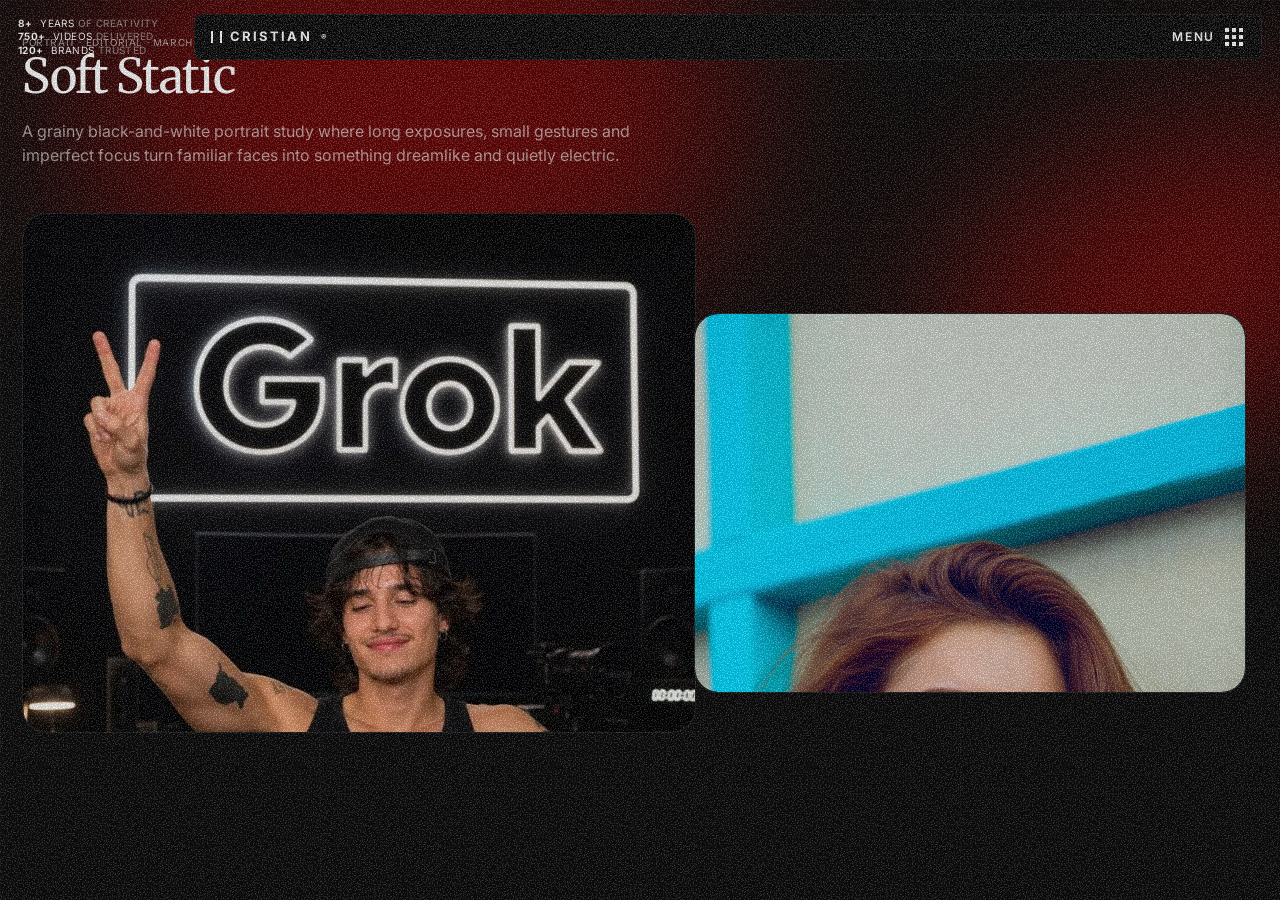
<file: gallery/soft-static/index.html>
<!doctype html>
<html lang="en">
<head>
  <meta charset="utf-8">
  <meta name="viewport" content="width=device-width, initial-scale=1">
  <title>Soft Static</title>
  <link rel="stylesheet" href="../../css/site.css">
</head>
<body>
  <div class="glows" aria-hidden="true"><span class="g1"></span><span class="g2"></span></div>
  <div class="tech-grid" aria-hidden="true"></div>

  <header class="topbar">
    <a class="logo" href="../../index.html"><span class="mark"></span> Cristian</a>
    <button class="menu-btn" id="open-menu" type="button">Menu <span class="dots" aria-hidden="true"><i></i><i></i><i></i><i></i></span></button>
  </header>
  <div class="overlay-dim" id="overlay-dim"></div>
  <div class="overlay" id="overlay">
    <div class="overlay-bar">
      <a class="logo" href="../../index.html"><span class="mark"></span> Cristian</a>
      <button class="menu-btn" id="close-menu" type="button">Close <span style="font-size:18px;line-height:1">×</span></button>
    </div>
    <nav class="nav-grid">
      <a href="../../index.html"><span class="num">[01]</span> Home<img class="preview" src="../../img/cristian.webp" alt=""></a>
      <a href="../../works/index.html"><span class="num">[02]</span> Works<img class="preview" src="../../img/work-01.jpg" alt=""></a>
      <a href="../../gallery/index.html"><span class="num">[03]</span> Gallery<img class="preview" src="../../img/gal-01.jpg" alt=""></a>
      <a href="../../insights/index.html"><span class="num">[04]</span> Insights<img class="preview" src="../../img/blog-01.jpg" alt=""></a>
      <a href="../../about/index.html"><span class="num">[05]</span> About<img class="preview" src="../../img/cristian.webp" alt=""></a>
      <a href="../../contact/index.html"><span class="num">[06]</span> Contact<img class="preview" src="../../img/work-08.webp" alt=""></a>
      <a class="wide" href="../../insights/index.html"><span class="num">[07]</span> Premium Resources</a>
    </nav>
    <div class="overlay-foot">
      <button class="mail" type="button" id="copy-email">hello@cristian.film <span aria-hidden="true">⧉</span></button>
      <p class="overlay-meta">New York — Working Worldwide · Sun–Thu 10:00–18:00</p>
    </div>
    <div class="socials">
      <a href="#" aria-label="YouTube"><svg viewBox="0 0 24 24" aria-hidden="true"><path d="M12 2 3 7v10l9 5 9-5V7z"/></svg></a>
      <a href="#" aria-label="Instagram"><svg viewBox="0 0 24 24" aria-hidden="true"><path d="M12 2 3 7v10l9 5 9-5V7z"/></svg></a>
      <a href="#" aria-label="WhatsApp"><svg viewBox="0 0 24 24" aria-hidden="true"><path d="M12 2 3 7v10l9 5 9-5V7z"/></svg></a>
      <a href="#" aria-label="X"><svg viewBox="0 0 24 24" aria-hidden="true"><path d="M12 2 3 7v10l9 5 9-5V7z"/></svg></a>
      <a href="#" aria-label="Facebook"><svg viewBox="0 0 24 24" aria-hidden="true"><path d="M12 2 3 7v10l9 5 9-5V7z"/></svg></a>
      <a href="#" aria-label="LinkedIn"><svg viewBox="0 0 24 24" aria-hidden="true"><path d="M12 2 3 7v10l9 5 9-5V7z"/></svg></a>
    </div>
  </div>

  
  <main class="page">
    <p class="mono muted">Portrait · Editorial · March 2026</p>
    <h1>Soft Static</h1>
    <p class="muted" style="max-width:680px;margin-top:16px">A grainy black-and-white portrait study where long exposures, small gestures and imperfect focus turn familiar faces into something dreamlike and quietly electric.</p>
    <div class="overlap" style="margin-top:28px">
      <div class="card a media" style="min-height:520px"><img src="../../img/cristian.webp" alt="Cristian"></div>
      <div class="card b media" style="min-height:380px"><img src="../../img/gal-04.jpg" alt=""></div>
    </div>
  </main>
  <script src="../../js/site.js"></script>
</body>
</html>
</file>
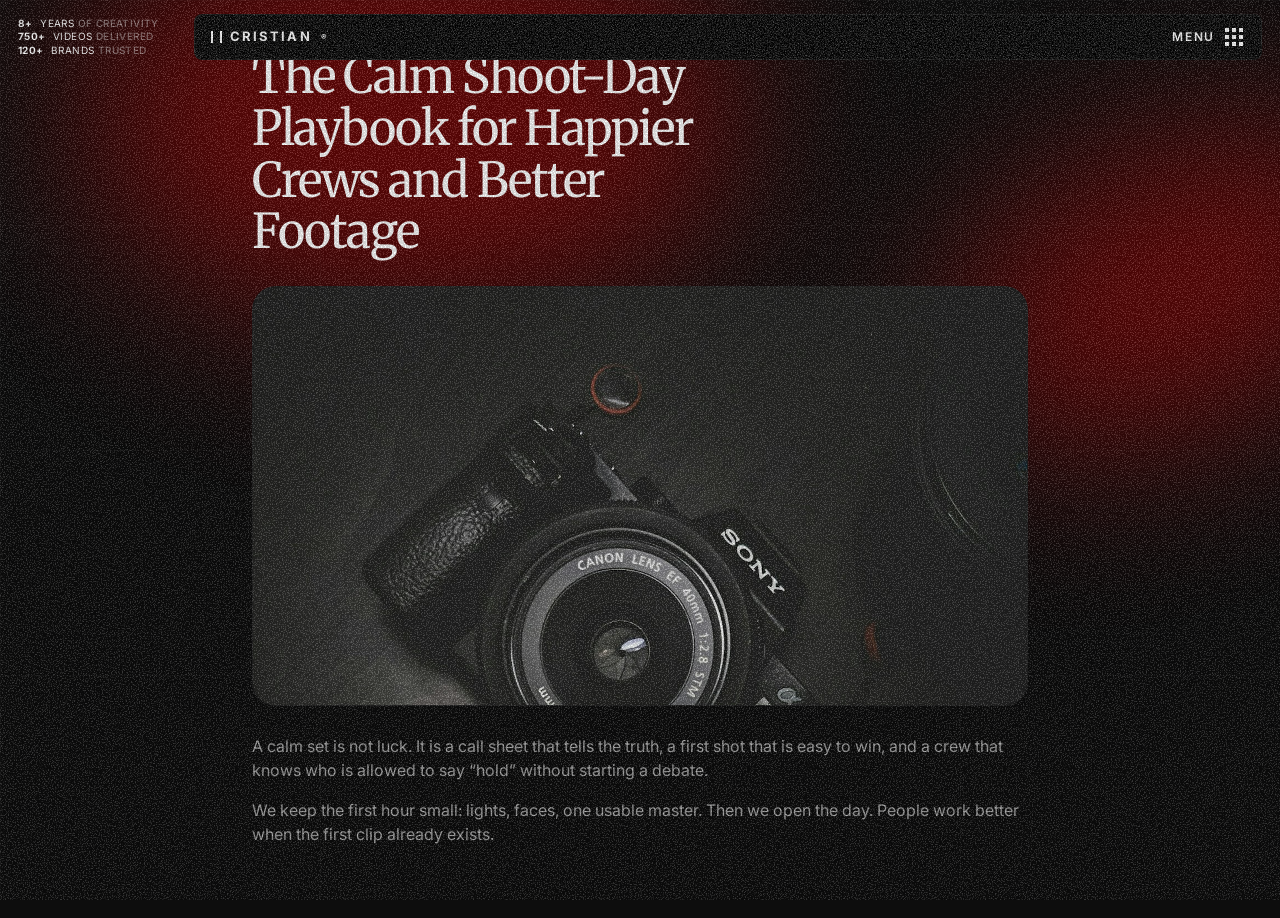
<file: insights/calm-shoot-day/index.html>
<!doctype html>
<html lang="en">
<head>
  <meta charset="utf-8">
  <meta name="viewport" content="width=device-width, initial-scale=1">
  <title>The Calm Shoot-Day Playbook</title>
  <link rel="stylesheet" href="../../css/site.css">
</head>
<body>
  <div class="glows" aria-hidden="true"><span class="g1"></span><span class="g2"></span></div>
  <div class="tech-grid" aria-hidden="true"></div>

  <header class="topbar">
    <a class="logo" href="../../index.html"><span class="mark"></span> Cristian</a>
    <button class="menu-btn" id="open-menu" type="button">Menu <span class="dots" aria-hidden="true"><i></i><i></i><i></i><i></i></span></button>
  </header>
  <div class="overlay-dim" id="overlay-dim"></div>
  <div class="overlay" id="overlay">
    <div class="overlay-bar">
      <a class="logo" href="../../index.html"><span class="mark"></span> Cristian</a>
      <button class="menu-btn" id="close-menu" type="button">Close <span style="font-size:18px;line-height:1">×</span></button>
    </div>
    <nav class="nav-grid">
      <a href="../../index.html"><span class="num">[01]</span> Home<img class="preview" src="../../img/cristian.webp" alt=""></a>
      <a href="../../works/index.html"><span class="num">[02]</span> Works<img class="preview" src="../../img/work-01.jpg" alt=""></a>
      <a href="../../gallery/index.html"><span class="num">[03]</span> Gallery<img class="preview" src="../../img/gal-01.jpg" alt=""></a>
      <a href="../../insights/index.html"><span class="num">[04]</span> Insights<img class="preview" src="../../img/blog-01.jpg" alt=""></a>
      <a href="../../about/index.html"><span class="num">[05]</span> About<img class="preview" src="../../img/cristian.webp" alt=""></a>
      <a href="../../contact/index.html"><span class="num">[06]</span> Contact<img class="preview" src="../../img/work-08.webp" alt=""></a>
      <a class="wide" href="../../insights/index.html"><span class="num">[07]</span> Premium Resources</a>
    </nav>
    <div class="overlay-foot">
      <button class="mail" type="button" id="copy-email">hello@cristian.film <span aria-hidden="true">⧉</span></button>
      <p class="overlay-meta">New York — Working Worldwide · Sun–Thu 10:00–18:00</p>
    </div>
    <div class="socials">
      <a href="#" aria-label="YouTube"><svg viewBox="0 0 24 24" aria-hidden="true"><path d="M12 2 3 7v10l9 5 9-5V7z"/></svg></a>
      <a href="#" aria-label="Instagram"><svg viewBox="0 0 24 24" aria-hidden="true"><path d="M12 2 3 7v10l9 5 9-5V7z"/></svg></a>
      <a href="#" aria-label="WhatsApp"><svg viewBox="0 0 24 24" aria-hidden="true"><path d="M12 2 3 7v10l9 5 9-5V7z"/></svg></a>
      <a href="#" aria-label="X"><svg viewBox="0 0 24 24" aria-hidden="true"><path d="M12 2 3 7v10l9 5 9-5V7z"/></svg></a>
      <a href="#" aria-label="Facebook"><svg viewBox="0 0 24 24" aria-hidden="true"><path d="M12 2 3 7v10l9 5 9-5V7z"/></svg></a>
      <a href="#" aria-label="LinkedIn"><svg viewBox="0 0 24 24" aria-hidden="true"><path d="M12 2 3 7v10l9 5 9-5V7z"/></svg></a>
    </div>
  </div>

  
  <main class="page" style="max-width:820px">
    <p class="mono muted">10 Jul 2026 · Production</p>
    <h1>The Calm Shoot-Day Playbook for Happier Crews and Better Footage</h1>
    <div class="card" style="min-height:420px;margin:28px 0"><img src="../../img/blog-01.jpg" alt=""></div>
    <p class="muted">A calm set is not luck. It is a call sheet that tells the truth, a first shot that is easy to win, and a crew that knows who is allowed to say “hold” without starting a debate.</p>
    <p class="muted" style="margin-top:16px">We keep the first hour small: lights, faces, one usable master. Then we open the day. People work better when the first clip already exists.</p>
  </main>
  <script src="../../js/site.js"></script>
</body>
</html>
</file>
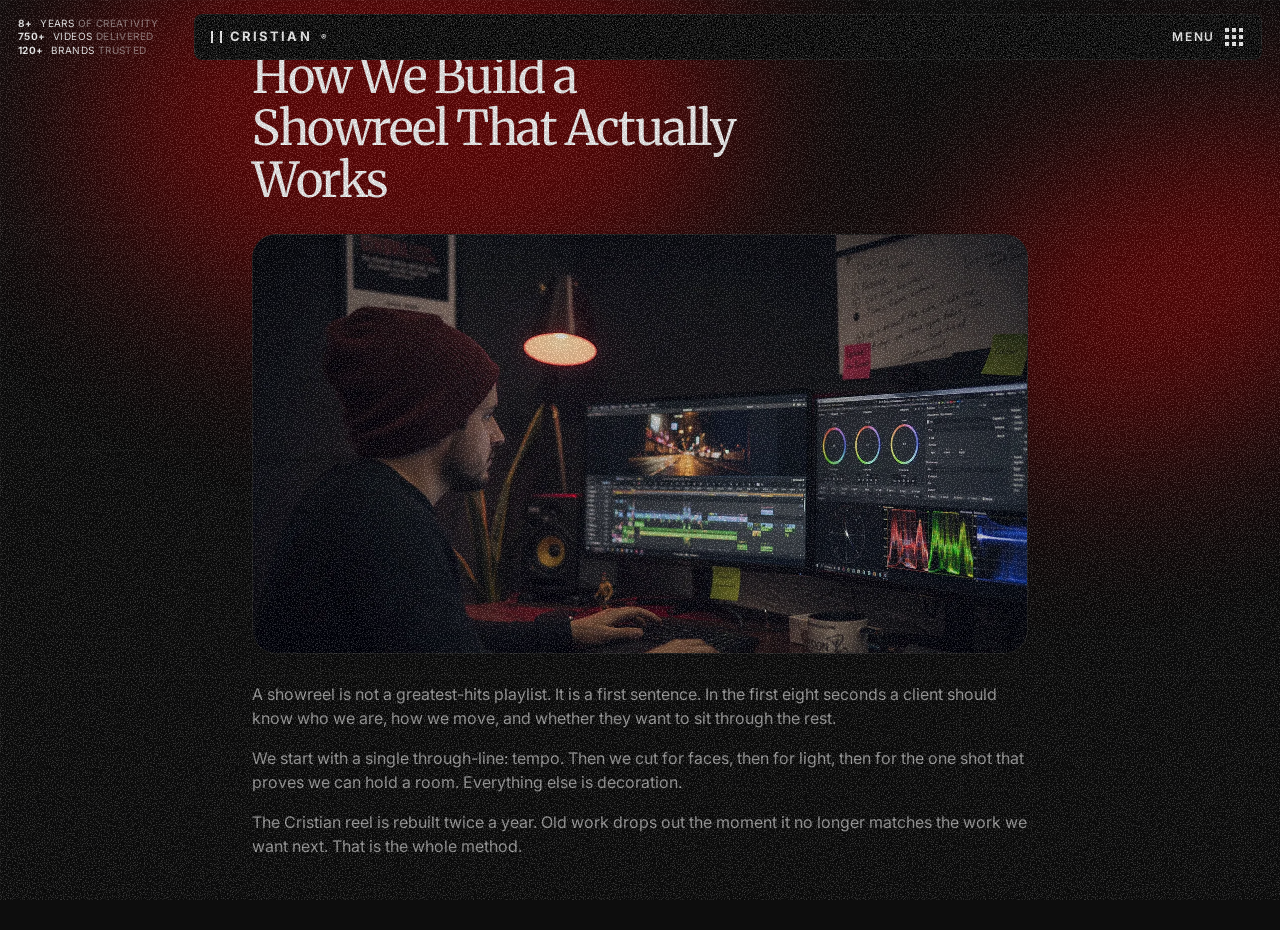
<file: insights/how-we-build-a-showreel/index.html>
<!doctype html>
<html lang="en">
<head>
  <meta charset="utf-8">
  <meta name="viewport" content="width=device-width, initial-scale=1">
  <title>How We Build a Showreel That Actually Works</title>
  <link rel="stylesheet" href="../../css/site.css">
</head>
<body>
  <div class="glows" aria-hidden="true"><span class="g1"></span><span class="g2"></span></div>
  <div class="tech-grid" aria-hidden="true"></div>

  <header class="topbar">
    <a class="logo" href="../../index.html"><span class="mark"></span> Cristian</a>
    <button class="menu-btn" id="open-menu" type="button">Menu <span class="dots" aria-hidden="true"><i></i><i></i><i></i><i></i></span></button>
  </header>
  <div class="overlay-dim" id="overlay-dim"></div>
  <div class="overlay" id="overlay">
    <div class="overlay-bar">
      <a class="logo" href="../../index.html"><span class="mark"></span> Cristian</a>
      <button class="menu-btn" id="close-menu" type="button">Close <span style="font-size:18px;line-height:1">×</span></button>
    </div>
    <nav class="nav-grid">
      <a href="../../index.html"><span class="num">[01]</span> Home<img class="preview" src="../../img/cristian.webp" alt=""></a>
      <a href="../../works/index.html"><span class="num">[02]</span> Works<img class="preview" src="../../img/work-01.jpg" alt=""></a>
      <a href="../../gallery/index.html"><span class="num">[03]</span> Gallery<img class="preview" src="../../img/gal-01.jpg" alt=""></a>
      <a href="../../insights/index.html"><span class="num">[04]</span> Insights<img class="preview" src="../../img/blog-01.jpg" alt=""></a>
      <a href="../../about/index.html"><span class="num">[05]</span> About<img class="preview" src="../../img/cristian.webp" alt=""></a>
      <a href="../../contact/index.html"><span class="num">[06]</span> Contact<img class="preview" src="../../img/work-08.webp" alt=""></a>
      <a class="wide" href="../../insights/index.html"><span class="num">[07]</span> Premium Resources</a>
    </nav>
    <div class="overlay-foot">
      <button class="mail" type="button" id="copy-email">hello@cristian.film <span aria-hidden="true">⧉</span></button>
      <p class="overlay-meta">New York — Working Worldwide · Sun–Thu 10:00–18:00</p>
    </div>
    <div class="socials">
      <a href="#" aria-label="YouTube"><svg viewBox="0 0 24 24" aria-hidden="true"><path d="M12 2 3 7v10l9 5 9-5V7z"/></svg></a>
      <a href="#" aria-label="Instagram"><svg viewBox="0 0 24 24" aria-hidden="true"><path d="M12 2 3 7v10l9 5 9-5V7z"/></svg></a>
      <a href="#" aria-label="WhatsApp"><svg viewBox="0 0 24 24" aria-hidden="true"><path d="M12 2 3 7v10l9 5 9-5V7z"/></svg></a>
      <a href="#" aria-label="X"><svg viewBox="0 0 24 24" aria-hidden="true"><path d="M12 2 3 7v10l9 5 9-5V7z"/></svg></a>
      <a href="#" aria-label="Facebook"><svg viewBox="0 0 24 24" aria-hidden="true"><path d="M12 2 3 7v10l9 5 9-5V7z"/></svg></a>
      <a href="#" aria-label="LinkedIn"><svg viewBox="0 0 24 24" aria-hidden="true"><path d="M12 2 3 7v10l9 5 9-5V7z"/></svg></a>
    </div>
  </div>

  
  <main class="page" style="max-width:820px">
    <p class="mono muted">Process · 8 min</p>
    <h1>How We Build a Showreel That Actually Works</h1>
    <div class="card" style="min-height:420px;margin:28px 0"><img src="../../img/blog-04.webp" alt=""></div>
    <p class="muted">A showreel is not a greatest-hits playlist. It is a first sentence. In the first eight seconds a client should know who we are, how we move, and whether they want to sit through the rest.</p>
    <p class="muted" style="margin-top:16px">We start with a single through-line: tempo. Then we cut for faces, then for light, then for the one shot that proves we can hold a room. Everything else is decoration.</p>
    <p class="muted" style="margin-top:16px">The Cristian reel is rebuilt twice a year. Old work drops out the moment it no longer matches the work we want next. That is the whole method.</p>
  </main>
  <script src="../../js/site.js"></script>
</body>
</html>
</file>
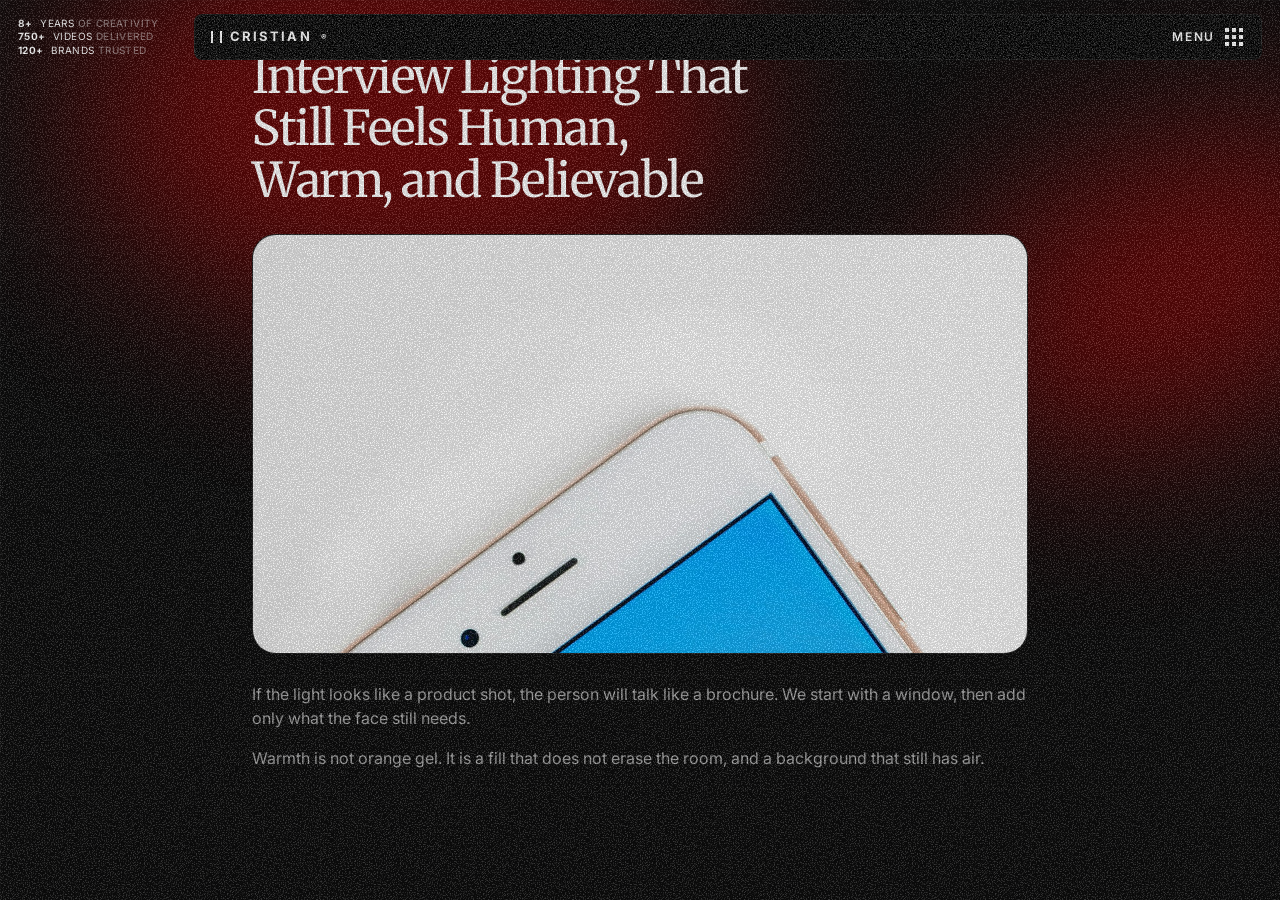
<file: insights/interview-lighting/index.html>
<!doctype html>
<html lang="en">
<head>
  <meta charset="utf-8">
  <meta name="viewport" content="width=device-width, initial-scale=1">
  <title>Interview Lighting That Still Feels Human</title>
  <link rel="stylesheet" href="../../css/site.css">
</head>
<body>
  <div class="glows" aria-hidden="true"><span class="g1"></span><span class="g2"></span></div>
  <div class="tech-grid" aria-hidden="true"></div>

  <header class="topbar">
    <a class="logo" href="../../index.html"><span class="mark"></span> Cristian</a>
    <button class="menu-btn" id="open-menu" type="button">Menu <span class="dots" aria-hidden="true"><i></i><i></i><i></i><i></i></span></button>
  </header>
  <div class="overlay-dim" id="overlay-dim"></div>
  <div class="overlay" id="overlay">
    <div class="overlay-bar">
      <a class="logo" href="../../index.html"><span class="mark"></span> Cristian</a>
      <button class="menu-btn" id="close-menu" type="button">Close <span style="font-size:18px;line-height:1">×</span></button>
    </div>
    <nav class="nav-grid">
      <a href="../../index.html"><span class="num">[01]</span> Home<img class="preview" src="../../img/cristian.webp" alt=""></a>
      <a href="../../works/index.html"><span class="num">[02]</span> Works<img class="preview" src="../../img/work-01.jpg" alt=""></a>
      <a href="../../gallery/index.html"><span class="num">[03]</span> Gallery<img class="preview" src="../../img/gal-01.jpg" alt=""></a>
      <a href="../../insights/index.html"><span class="num">[04]</span> Insights<img class="preview" src="../../img/blog-01.jpg" alt=""></a>
      <a href="../../about/index.html"><span class="num">[05]</span> About<img class="preview" src="../../img/cristian.webp" alt=""></a>
      <a href="../../contact/index.html"><span class="num">[06]</span> Contact<img class="preview" src="../../img/work-08.webp" alt=""></a>
      <a class="wide" href="../../insights/index.html"><span class="num">[07]</span> Premium Resources</a>
    </nav>
    <div class="overlay-foot">
      <button class="mail" type="button" id="copy-email">hello@cristian.film <span aria-hidden="true">⧉</span></button>
      <p class="overlay-meta">New York — Working Worldwide · Sun–Thu 10:00–18:00</p>
    </div>
    <div class="socials">
      <a href="#" aria-label="YouTube"><svg viewBox="0 0 24 24" aria-hidden="true"><path d="M12 2 3 7v10l9 5 9-5V7z"/></svg></a>
      <a href="#" aria-label="Instagram"><svg viewBox="0 0 24 24" aria-hidden="true"><path d="M12 2 3 7v10l9 5 9-5V7z"/></svg></a>
      <a href="#" aria-label="WhatsApp"><svg viewBox="0 0 24 24" aria-hidden="true"><path d="M12 2 3 7v10l9 5 9-5V7z"/></svg></a>
      <a href="#" aria-label="X"><svg viewBox="0 0 24 24" aria-hidden="true"><path d="M12 2 3 7v10l9 5 9-5V7z"/></svg></a>
      <a href="#" aria-label="Facebook"><svg viewBox="0 0 24 24" aria-hidden="true"><path d="M12 2 3 7v10l9 5 9-5V7z"/></svg></a>
      <a href="#" aria-label="LinkedIn"><svg viewBox="0 0 24 24" aria-hidden="true"><path d="M12 2 3 7v10l9 5 9-5V7z"/></svg></a>
    </div>
  </div>

  
  <main class="page" style="max-width:820px">
    <p class="mono muted">12 Jun 2026 · Production</p>
    <h1>Interview Lighting That Still Feels Human, Warm, and Believable</h1>
    <div class="card" style="min-height:420px;margin:28px 0"><img src="../../img/blog-03.jpg" alt=""></div>
    <p class="muted">If the light looks like a product shot, the person will talk like a brochure. We start with a window, then add only what the face still needs.</p>
    <p class="muted" style="margin-top:16px">Warmth is not orange gel. It is a fill that does not erase the room, and a background that still has air.</p>
  </main>
  <script src="../../js/site.js"></script>
</body>
</html>
</file>
<file: css/site.css>
@import url("https://fonts.googleapis.com/css2?family=Inter:ital,wght@0,400;0,500;0,600;0,700;1,400&family=Merriweather:ital,wght@0,400;0,700;1,400;1,700&family=TASA+Orbiter:wght@600;700;800&display=swap");

:root {
  --bg: #0d0d0d;
  --black: #000000;
  --card: #191919;
  --red: #e80000;
  --red-deep: #c20000;
  --lime: #dcff52;
  --lime-2: #e4fe7b;
  --white: #ffffff;
  --muted: rgba(255, 255, 255, 0.62);
  --line: rgba(255, 255, 255, 0.15);
  --soft: rgba(255, 255, 255, 0.05);
  --radius: 24px;
  --radius-lg: 30px;
  --fs-xs: 10px;
  --fs-sm: 13px;
  --fs-body: 16px;
  --fs-kicker: 20px;
  --fs-card: 24px;
  --fs-h2: 36px;
  --fs-h1: 48px;
  --fs-hero: clamp(32px, 4.2vw, 52px);
  --fs-stat: 56px;
  --fs-nav: clamp(32px, 5vw, 52px);
}

* { box-sizing: border-box; }
html {
  scroll-behavior: auto;
  -webkit-overflow-scrolling: touch;
  overscroll-behavior-y: auto;
  touch-action: pan-y;
}
body {
  margin: 0;
  background: var(--bg);
  color: var(--white);
  font-family: Inter, system-ui, sans-serif;
  font-size: var(--fs-body);
  line-height: 1.5;
  overflow-x: hidden;
  -webkit-overflow-scrolling: touch;
  overscroll-behavior-y: auto;
  touch-action: pan-y;
}
body::after {
  content: "";
  position: fixed;
  inset: 0;
  z-index: 200;
  pointer-events: none;
  background-image: url("../img/noise.png");
  background-repeat: repeat;
  background-size: 256px;
  opacity: 0.18;
  transform: translateZ(0);
  backface-visibility: hidden;
}
img { max-width: 100%; display: block; }
a { color: inherit; text-decoration: none; }
button { font: inherit; cursor: pointer; border: 0; background: none; color: inherit; }
::selection { background: var(--red); color: #fff; }
#stage {
  position: relative; z-index: 2;
  transform-origin: center top;
  transition: transform .9s cubic-bezier(.16,1,.3,1), filter .9s ease, opacity .7s ease;
}
body.is-peeking #stage,
#stage.is-swap {
  will-change: transform, filter;
}
body.menu-open #stage {
  transform: none;
  filter: none;
}
body.is-peeking .overlay-dim {
  background: rgba(0,0,0,.12);
  backdrop-filter: blur(8px);
}
body.is-peeking .overlay {
  background: rgba(16,16,16,.5);
  transform: scale(.985);
}
body.is-peeking #stage {
  transform: scale(.97);
  filter: blur(3px) saturate(1.1);
}
#stage.is-swap {
  animation: peekIn 1s cubic-bezier(.16,1,.3,1);
}
@keyframes peekIn {
  from { opacity: .35; transform: translateY(36px) scale(.96); filter: blur(16px); }
  to { opacity: 1; transform: scale(.97); filter: blur(3px); }
}
body.is-peeking .page-hero h1,
body.is-peeking .hero-inner h1 {
  animation: titleGlitch .7s steps(2) 2;
}
@keyframes titleGlitch {
  0% { text-shadow: 4px 0 var(--red), -4px 0 cyan; transform: translate(2px,0); }
  50% { text-shadow: -5px 1px var(--red), 3px 0 cyan; transform: translate(-2px,1px); }
  100% { text-shadow: none; transform: none; }
}

.glows {
  position: fixed; inset: 0; z-index: 0; pointer-events: none; overflow: hidden;
  transform: translateZ(0);
  backface-visibility: hidden;
}
.glows span {
  position: absolute; border-radius: 50%;
  background: var(--red); filter: blur(90px); opacity: .42;
  animation: drift 14s ease-in-out infinite alternate;
}
.glows .g1 { width: 52vw; height: 34vw; top: -12%; left: 6%; }
.glows .g2 { width: 40vw; height: 22vw; top: 16%; right: -12%; transform: rotate(-22deg); animation-delay: -4s; }
@keyframes drift {
  from { transform: translate(0,0) scale(1); }
  to { transform: translate(4%, 6%) scale(1.08); }
}
.tech-grid {
  position: fixed; inset: 0; z-index: 1; pointer-events: none;
  background-image:
    linear-gradient(rgba(255,255,255,.07) 1px, transparent 1px),
    linear-gradient(90deg, rgba(255,255,255,.07) 1px, transparent 1px);
  background-size: 100% 25%, 25% 100%;
  opacity: .45;
  transform: translateZ(0);
  backface-visibility: hidden;
}

.serif { font-family: Merriweather, Georgia, serif; }
.mono {
  font-family: "TASA Orbiter", ui-monospace, monospace;
  letter-spacing: 0.06em;
  text-transform: uppercase;
  font-size: var(--fs-xs);
}

.topbar {
  position: fixed; top: 14px; left: 18px; right: 18px; z-index: 90;
  display: flex; justify-content: flex-start; align-items: center;
  gap: 18px; padding: 0; pointer-events: none;
  transition: opacity .4s;
}
.topbar a, .topbar button { pointer-events: auto; }
.header-stats {
  flex: none; font-size: 10px; line-height: 1.35; letter-spacing: .04em;
  text-transform: uppercase; pointer-events: none; min-width: 158px;
}
.header-stats p { margin: 0; white-space: nowrap; }
.header-stats b { font-weight: 700; margin-right: 4px; }
.header-stats span { color: rgba(255,255,255,.45); font-weight: 500; }
.nav-pill {
  flex: 1; display: flex; justify-content: space-between; align-items: center;
  min-height: 46px; padding: 0 18px 0 16px;
  background: rgba(10,10,10,.78);
  background-image: url("../img/noise.png");
  background-size: 180px; background-blend-mode: overlay;
  backdrop-filter: blur(18px) saturate(1.1);
  border: 1px solid rgba(255,255,255,.08);
  border-radius: 8px;
  pointer-events: auto;
}
body.menu-open .topbar { opacity: 0; pointer-events: none; }
.logo {
  display: inline-flex; align-items: center; gap: 8px;
  font-family: Inter, system-ui, sans-serif;
  font-style: normal; font-weight: 700;
  font-size: 13px; letter-spacing: 0.16em; text-transform: uppercase;
}
.logo::after { content: "®"; font-size: .62em; margin-left: 1px; letter-spacing: 0; }
.logo .mark {
  width: 11px; height: 12px;
  border-left: 2px solid currentColor; border-right: 2px solid currentColor;
}
.menu-btn {
  background: none; color: #fff; border-radius: 0;
  min-height: 0; padding: 0;
  display: inline-flex; align-items: center; gap: 10px;
  font-family: Inter, system-ui, sans-serif;
  font-size: 12px; font-weight: 600; letter-spacing: 0.14em; text-transform: uppercase;
  transition: color .2s;
}
.menu-btn:hover { background: none; transform: none; color: var(--red); }
.dots { display: grid; grid-template-columns: 4px 4px 4px; gap: 3px; }
.dots i { width: 4px; height: 4px; background: currentColor; display: block; }

.overlay-dim {
  position: fixed; inset: 0; z-index: 80;
  background: rgba(0,0,0,.16); backdrop-filter: blur(3px);
  opacity: 0; visibility: hidden; pointer-events: none;
  transition: opacity .85s cubic-bezier(.16,1,.3,1), visibility .85s, background .7s, backdrop-filter .7s;
}
.overlay-dim.is-open {
  opacity: 1; visibility: visible;
  pointer-events: none;
}

.overlay {
  position: fixed; z-index: 85;
  left: 6vw; right: 6vw; top: 5vh; bottom: 5vh;
  max-width: 1120px; margin-inline: auto;
  height: auto; max-height: 90vh;
  display: flex; flex-direction: column;
  background: rgba(14,14,14,.78);
  backdrop-filter: blur(8px) saturate(1.1);
  border: 1px solid rgba(255,255,255,.1);
  transform: translateY(-8%) scale(.96);
  opacity: 0; visibility: hidden; pointer-events: none;
  transition: transform .9s cubic-bezier(.16,1,.3,1), opacity .7s ease, visibility .7s, background .6s;
  overflow: hidden;
  overscroll-behavior: contain;
  will-change: transform, opacity;
}
.overlay.is-open {
  transform: none; opacity: 1; visibility: visible; pointer-events: auto;
}
.overlay-bar {
  background: var(--red); color: #fff;
  display: flex; justify-content: space-between; align-items: center;
  padding: 12px 18px; min-height: 48px; flex: none;
}
.overlay-bar .logo, .overlay-bar .menu-btn { color: #fff; }
.overlay-bar .menu-btn:hover { color: #111; }
.nav-grid {
  display: grid; grid-template-columns: 1fr 1fr 1fr;
  flex: 1; min-height: 220px;
}
.nav-grid a {
  position: relative; overflow: hidden;
  display: flex; flex-direction: column; justify-content: space-between;
  padding: 14px 16px; min-height: 110px;
  border-right: 1px solid rgba(255,255,255,.12);
  border-bottom: 1px solid rgba(255,255,255,.12);
  font-family: Inter, system-ui, sans-serif;
  font-weight: 650; font-size: clamp(13px, 1.7vw, 20px);
  letter-spacing: .08em; text-transform: uppercase;
  transition: background .2s;
}
.nav-grid a:nth-child(3n) { border-right: 0; }
.nav-grid a.wide { grid-column: 1 / -1; min-height: 64px; flex-direction: row; align-items: center; }
.nav-grid .num {
  font-family: Inter, sans-serif; font-size: 11px; font-weight: 500;
  letter-spacing: .08em; color: rgba(255,255,255,.5);
}
.nav-grid a .preview {
  position: absolute; right: 14px; top: 14px;
  width: 78px; height: 52px; object-fit: cover;
  opacity: 0; filter: grayscale(1) contrast(1.35);
  transition: opacity .2s;
}
.nav-grid a:hover { background: var(--red); }
.nav-grid a:hover .num { color: #fff; }
.nav-grid a:hover .preview { opacity: 1; animation: rgb-shift .35s steps(2) infinite; }
.nav-grid a::after {
  content: ""; position: absolute; inset: 0; pointer-events: none;
  background-image: radial-gradient(rgba(255,255,255,.55) 1px, transparent 1.4px);
  background-size: 5px 5px; opacity: 0; mix-blend-mode: overlay;
  transition: opacity .25s;
}
.nav-grid a:hover::after { opacity: .4; }
.overlay-foot {
  display: grid; gap: 10px;
  padding: 18px 18px 0; border-top: 1px solid rgba(255,255,255,.12);
}
.overlay-foot .mail {
  font-family: Inter, sans-serif; font-weight: 700;
  font-size: clamp(16px, 2.4vw, 28px);
  letter-spacing: .04em; text-transform: uppercase;
  display: inline-flex; align-items: center; gap: 10px;
  background: none; padding: 0; min-height: 0;
}
.overlay-foot .mail:hover { color: var(--red); }
.overlay-meta { font-size: 11px; letter-spacing: .06em; text-transform: uppercase; color: var(--muted); }
.socials {
  display: grid; grid-template-columns: repeat(6, 1fr);
  border-top: 1px solid rgba(255,255,255,.12); margin-top: 8px;
}
.socials a {
  display: flex; align-items: center; justify-content: center;
  min-height: 48px; border-right: 1px solid rgba(255,255,255,.12);
  transition: background .2s;
}
.socials a:last-child { border-right: 0; }
.socials a:hover { background: var(--red); }
.socials svg { width: 16px; height: 16px; fill: #fff; }

.page-hero {
  padding: 100px 4vw 28px;
  display: grid; grid-template-columns: 1fr 1fr;
  gap: 20px; align-items: end; min-height: 38vh;
}
.page-hero h1 {
  font-family: Inter, system-ui, sans-serif;
  font-weight: 700; text-transform: uppercase;
  letter-spacing: -0.04em; line-height: .9;
  font-size: clamp(36px, 7vw, 72px); margin: 0; max-width: none;
}
.page-hero .lead {
  margin: 0; max-width: 38ch; justify-self: end;
  font-size: 11px; letter-spacing: .1em; text-transform: uppercase; line-height: 1.55;
}
.filmstrip {
  display: flex; justify-content: space-between; flex-wrap: wrap; gap: 8px 16px;
  margin: 0 4vw; padding: 12px 0;
  border-top: 1px solid rgba(255,255,255,.12);
  border-bottom: 1px solid rgba(255,255,255,.12);
  font-family: "TASA Orbiter", monospace; font-size: 10px; letter-spacing: .1em; text-transform: uppercase;
}
.btn-red {
  display: inline-flex; align-items: center; gap: 8px;
  background: var(--red); color: #fff;
  min-height: 40px; padding: 0 16px;
  font-family: Inter, sans-serif; font-size: 11px; font-weight: 700;
  letter-spacing: .12em; text-transform: uppercase;
  transition: filter .2s, transform .2s;
}
.btn-red:hover { filter: brightness(1.1); transform: translateY(-1px); }

.hero-wrap { padding: 78px 14px 18px; }
.hero {
  position: relative; min-height: min(78vh, 760px); border-radius: var(--radius-lg); overflow: hidden;
  background: #111;
}
.hero img, .hero video { position: absolute; inset: 0; width: 100%; height: 100%; object-fit: cover; transform: scale(1.04); }
.hero::after {
  content: ""; position: absolute; inset: 0;
  background: linear-gradient(to top, rgba(0,0,0,.82), rgba(0,0,0,.28) 42%, rgba(0,0,0,.18));
}
.hero-inner {
  position: relative; z-index: 1; min-height: min(78vh, 760px);
  display: flex; flex-direction: column; justify-content: space-between; padding: 22px 24px;
}

.pill {
  display: inline-flex; align-items: center; justify-content: center;
  min-height: 38px; padding: 7px 14px; border-radius: 999px;
  font-family: "TASA Orbiter", monospace; font-size: 11px; font-weight: 700;
  letter-spacing: 0.08em; text-transform: uppercase;
  transition: background .2s, color .2s, transform .2s, border-color .2s;
}
.pill:hover { transform: translateY(-1px); }
.pill-lime { background: var(--red); color: #fff; }
.pill-lime:hover { background: #ff2a2a; color: #fff; }
.pill-ghost { border: 1px solid var(--line); background: rgba(0,0,0,.25); }
.pill-ghost:hover { background: var(--lime); color: #111; border-color: var(--lime); }
.pill-dark { background: var(--card); color: #fff; }
.pill-dark:hover { background: var(--lime); color: #111; }

h1, .h1 {
  font-family: Merriweather, Georgia, serif; font-weight: 400; letter-spacing: -0.03em;
  line-height: 1.08; font-size: var(--fs-hero); margin: 0;
}
.h2 {
  font-family: Merriweather, Georgia, serif; font-weight: 400; letter-spacing: -0.03em;
  line-height: 1.15; font-size: clamp(22px, 3vw, var(--fs-h2)); margin: 0;
}
h3 {
  font-family: Merriweather, Georgia, serif; font-style: italic;
  font-size: var(--fs-card); font-weight: 400; margin: 8px 0;
  letter-spacing: -0.02em; line-height: 1.2;
}
p { margin: 0; }

.section { padding: 56px 22px; max-width: 1440px; margin: 0 auto; }
.kicker { display: flex; justify-content: space-between; align-items: center; gap: 16px; flex-wrap: wrap; }
.kicker h2, .kicker .label {
  font-family: Merriweather, Georgia, serif; font-style: italic;
  font-size: var(--fs-kicker); margin: 0; display: flex; align-items: center; gap: 10px;
}
.kicker .label::before, .playhead {
  content: ""; width: 18px; height: 10px; background: var(--red); border-radius: 1px; display: inline-block;
}
.file {
  display: inline-flex; padding: 5px 9px; border-radius: 7px; background: #111;
  font-family: "TASA Orbiter", monospace; font-size: 10px; font-weight: 700; letter-spacing: .04em;
}

.marquee { overflow: hidden; }
.marquee-track { display: flex; gap: 10px; width: max-content; animation: slide 22s linear infinite; }
@keyframes slide { to { transform: translateX(-50%); } }

.card {
  border-radius: var(--radius); overflow: hidden; background: var(--card); position: relative;
  border: 1px solid rgba(255,255,255,.04);
}
.card img { width: 100%; height: 240px; object-fit: cover; object-position: top; }
.work { min-height: 380px; display: block; }
.work img, .card[style*="min-height"] > img, .hero .card img {
  position: absolute; inset: 0; width: 100%; height: 100%; object-fit: cover;
}
.work .cap {
  position: absolute; left: 0; right: 0; bottom: 0; padding: 20px 22px;
  background: linear-gradient(to top, rgba(0,0,0,.88), transparent);
  z-index: 2;
}
.work h3 { font-size: var(--fs-card); margin: 4px 0 0; }
.work p { font-size: 13px; color: var(--muted); }

.media { isolation: isolate; }
.media img { transition: transform .7s cubic-bezier(.2,.7,.2,1), filter .25s; }
.media:hover img {
  transform: scale(1.07);
  animation: rgb-shift .4s steps(2) infinite;
}
.blog-card:hover img, .team .card:hover img {
  transform: scale(1.06);
  animation: rgb-shift .4s steps(2) infinite;
}

@keyframes rgb-shift {
  0% { filter: contrast(1.05) drop-shadow(4px 0 var(--red)) drop-shadow(-4px 0 cyan); }
  50% { filter: contrast(1.1) drop-shadow(-5px 1px var(--red)) drop-shadow(3px -1px cyan); }
  100% { filter: contrast(1.05) drop-shadow(3px -1px var(--red)) drop-shadow(-4px 0 cyan); }
}
@keyframes glitch-text {
  0% { transform: translate(0); text-shadow: 2px 0 var(--red), -2px 0 cyan; }
  50% { transform: translate(-2px, 1px); text-shadow: -3px 0 var(--red), 2px 0 cyan; }
  100% { transform: translate(1px, -1px); text-shadow: 2px 0 var(--red), -2px 0 cyan; }
}

.grid-2 { display: grid; gap: 14px; grid-template-columns: 1fr; }
@media (min-width: 860px) { .grid-2 { grid-template-columns: 1fr 1fr; } }
.grid-3 { display: grid; gap: 14px; }
@media (min-width: 900px) { .grid-3 { grid-template-columns: 1fr 1fr 1fr; } }

.filters { display: flex; flex-wrap: wrap; gap: 8px; margin: 22px 0 0; }
.black-box { background: var(--card); color: #fff; border-radius: var(--radius); padding: 24px; }
.stat {
  background: var(--soft); border: 1px solid var(--line);
  border-radius: var(--radius); padding: 22px 24px;
}
.stat b {
  font-family: Merriweather, Georgia, serif; font-style: italic;
  font-size: var(--fs-stat); display: block; color: var(--red); line-height: .95;
}
.stat h3 { font-size: 18px; }
details {
  background: var(--soft); border: 1px solid var(--line);
  border-radius: 18px; padding: 14px 18px; margin: 8px 0;
}
details summary {
  font-family: Merriweather, Georgia, serif; font-style: italic;
  font-size: 18px; cursor: pointer; list-style: none;
}
details summary::-webkit-details-marker { display: none; }
details p { margin-top: 10px; font-size: 15px; }

footer { padding: 0; }
footer .marquee { background: var(--red); padding: 12px 0; }
footer .marquee .pill-dark {
  background: transparent; color: #fff;
  font-size: 15px; letter-spacing: .18em; font-weight: 700;
}
.foot-box {
  max-width: none; margin: 0; background: var(--red);
  border-radius: 0; padding: 36px 4vw 28px;
}
.foot-box .logo {
  font-family: Inter, system-ui, sans-serif; font-style: normal;
  font-weight: 800; text-transform: uppercase; color: #fff;
  font-size: clamp(42px, 12vw, 140px); letter-spacing: -0.06em; line-height: .85;
}
.muted { color: var(--muted); }
.page { padding: 36px 22px 72px; max-width: 1440px; margin: 0 auto; }
.page > h1 { max-width: 16ch; font-size: clamp(32px, 5vw, var(--fs-h1)); }
.lead { max-width: 640px; margin-top: 14px; font-size: 16px; line-height: 1.55; color: var(--muted); }
.process h3, .team h3 { font-size: 20px; }
.process .mono { color: var(--red); font-size: 12px; }
.pad { padding: 18px 20px; min-height: auto; }
.pad h3 { font-size: 18px; }
.hero-inner h1 {
  max-width: 12ch;
  text-transform: uppercase;
  font-family: Inter, system-ui, sans-serif;
  font-weight: 700;
  letter-spacing: -0.04em;
}
.hero-inner .muted { max-width: 520px; margin-top: 12px; font-size: 15px; }
.cta-row { display: flex; flex-wrap: wrap; align-items: center; gap: 10px; margin-top: 22px; }

.stack {
  position: relative; min-height: 480px;
}
.stack img {
  position: absolute; object-fit: cover; border-radius: var(--radius);
  box-shadow: 0 24px 50px rgba(0,0,0,.5);
  height: 78%; width: 68%;
}
.stack .s1 { left: 0; top: 28px; transform: rotate(-8deg); z-index: 1; }
.stack .s2 { right: 2%; top: 0; transform: rotate(7deg); z-index: 2; width: 62%; }
.stack .s3 { left: 16%; bottom: 0; width: 70%; height: 72%; z-index: 3; transform: rotate(-1.5deg); }
.stack:hover .s1 { transform: rotate(-10deg) translate(-6px, 4px); }
.stack:hover .s2 { transform: rotate(9deg) translate(8px, -4px); }
.stack:hover .s3 { transform: rotate(0deg) scale(1.03); }
.stack img { transition: transform .5s ease; }

.slideshow { position: relative; }
.slide { display: none; }
.slide.is-on { display: block; }
.slide-nav { display: flex; flex-wrap: wrap; gap: 8px; margin-top: 16px; }
.slide-nav button {
  min-height: 34px; padding: 0 12px; border-radius: 999px;
  border: 1px solid var(--line); font-family: "TASA Orbiter", monospace;
  font-size: 11px; letter-spacing: .08em;
}
.slide-nav button.on { background: var(--red); color: #fff; border-color: var(--red); }

.overlap {
  display: grid; grid-template-columns: 1.1fr .9fr; gap: 10px; align-items: end;
}
.overlap img { border-radius: var(--radius); height: 100%; object-fit: cover; }
.overlap .a { min-height: 420px; transform: translateY(18px); }
.overlap .b { min-height: 340px; transform: translate(-12px, -22px); }

.blog-card { display: block; background: var(--card); }
.blog-card img { height: 200px; transition: transform .6s ease, filter .25s; }

.logo-row {
  display: flex; flex-wrap: wrap; gap: 10px 22px; margin-top: 18px;
  font-family: Merriweather, Georgia, serif; font-style: italic; font-size: 22px; opacity: .85;
}

@media (prefers-reduced-motion: reduce) {
  .marquee-track, .media:hover img, .overlay nav a:hover, .glows span, #stage.is-swap { animation: none; }
  .stack img, .overlay, .overlay-dim, #stage { transition: none; }
}
@media (max-width: 800px) {
  .header-stats { display: none; }
  .stack { min-height: 360px; }
  .overlap { grid-template-columns: 1fr; }
  .overlap .a, .overlap .b { transform: none; min-height: 260px; }
  .page-hero { grid-template-columns: 1fr; min-height: 0; padding-top: 88px; }
  .page-hero .lead { justify-self: start; }
  .nav-grid { grid-template-columns: 1fr 1fr; }
  .nav-grid a:nth-child(3n) { border-right: 1px solid rgba(255,255,255,.12); }
  .nav-grid a:nth-child(2n) { border-right: 0; }
  .overlay { left: 10px; right: 10px; top: 10px; bottom: 10px; }
}
</file>
